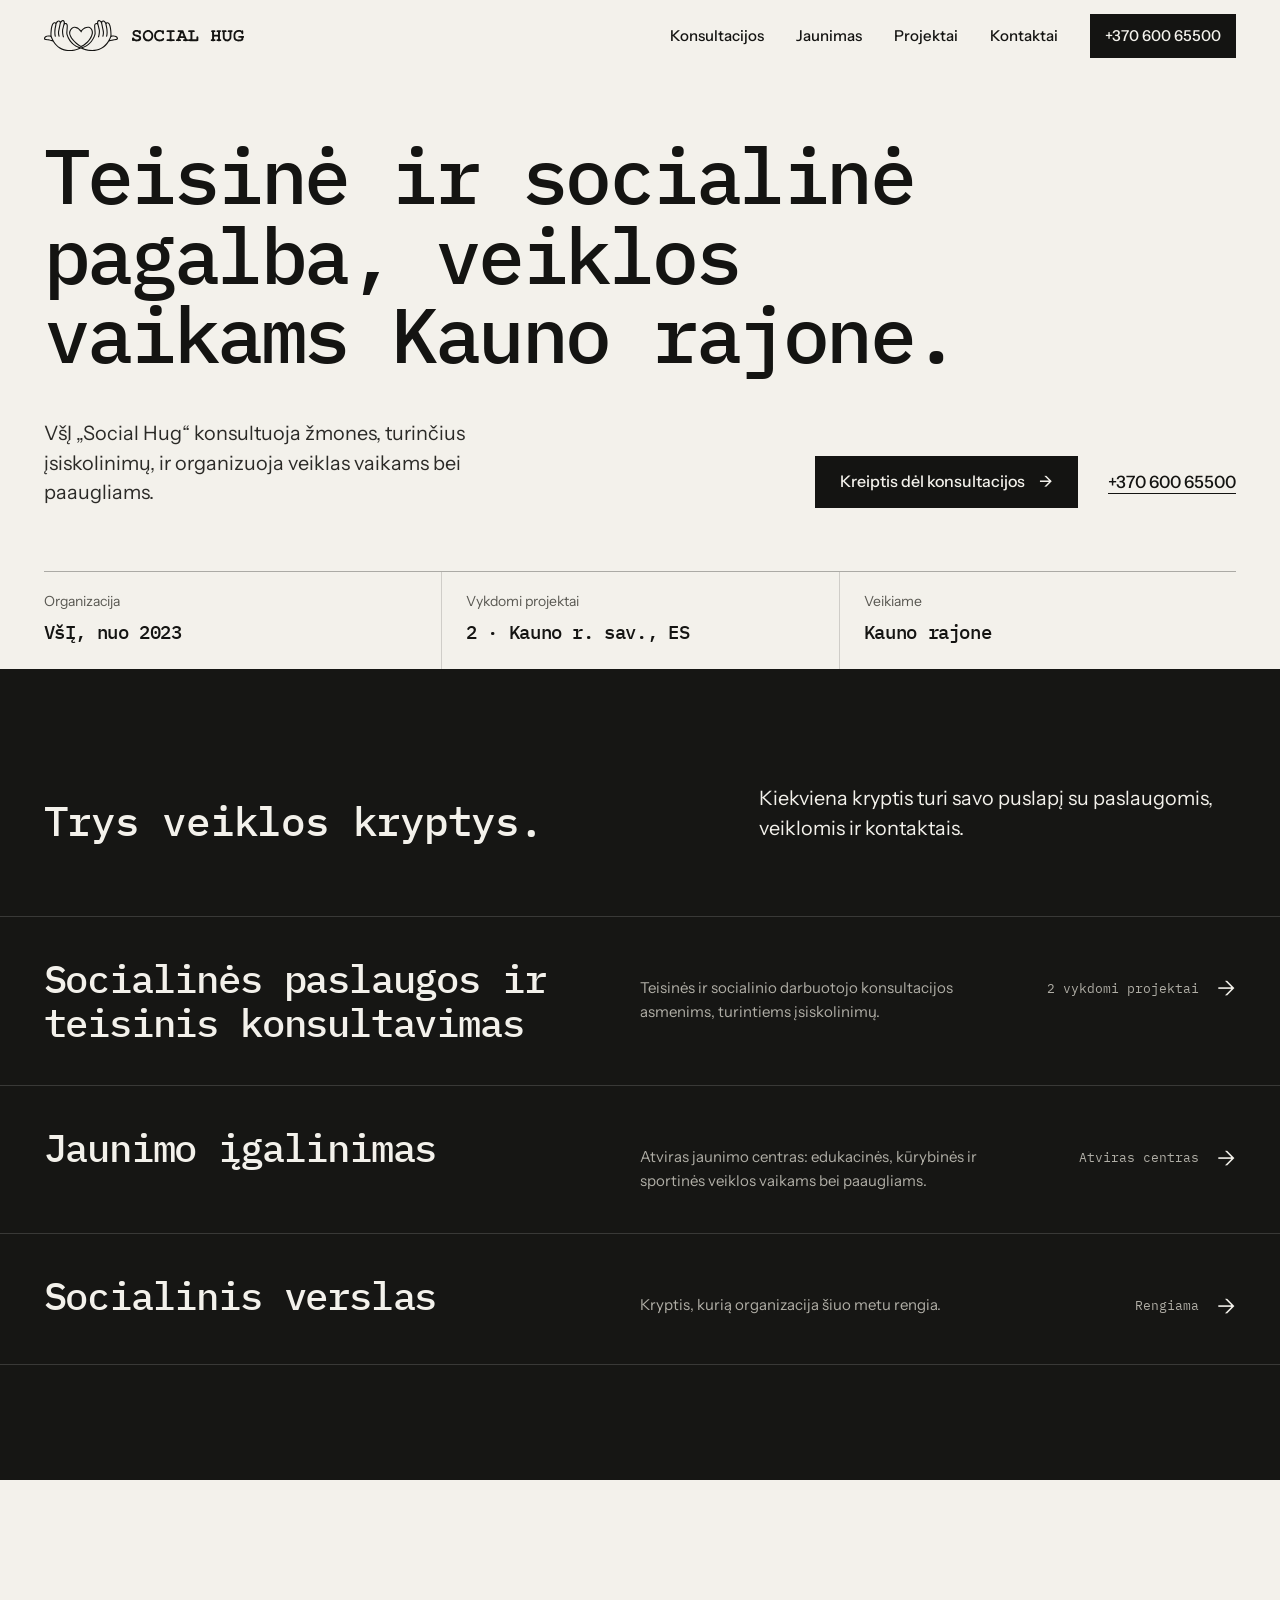
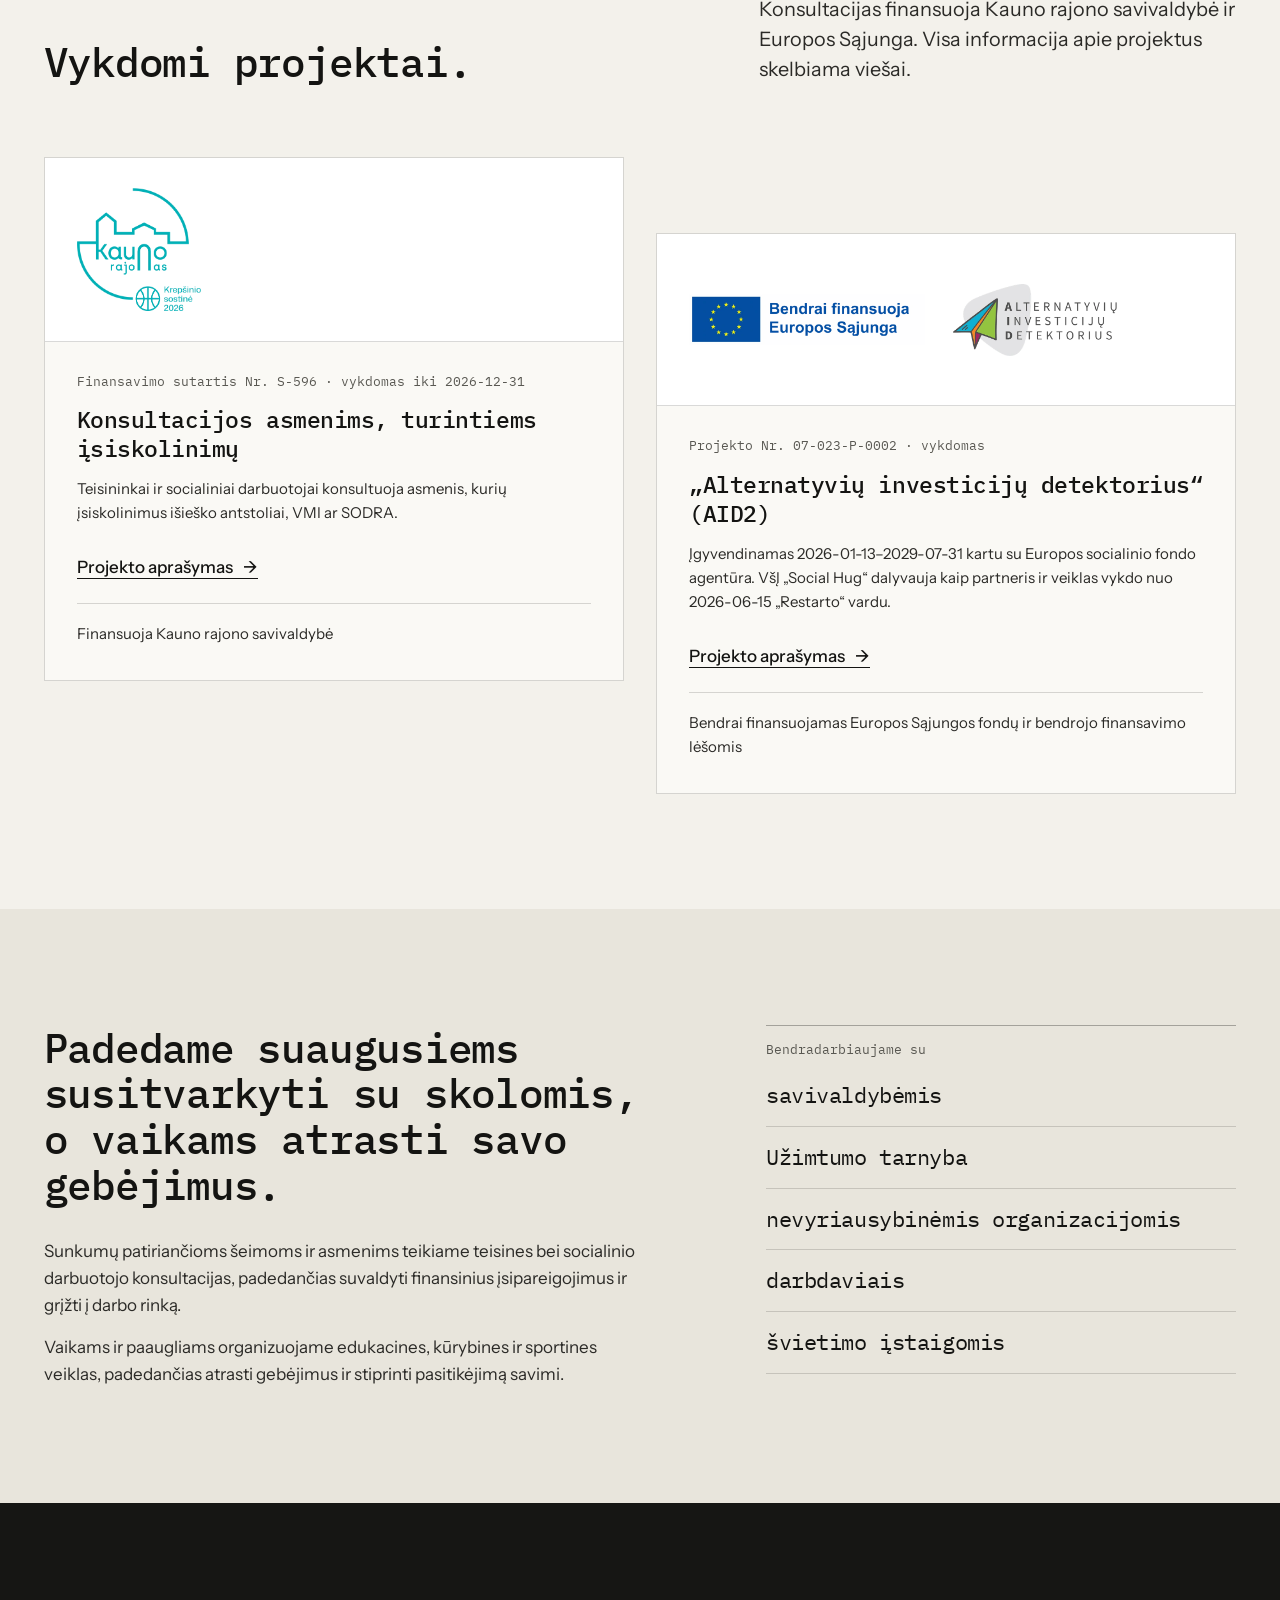
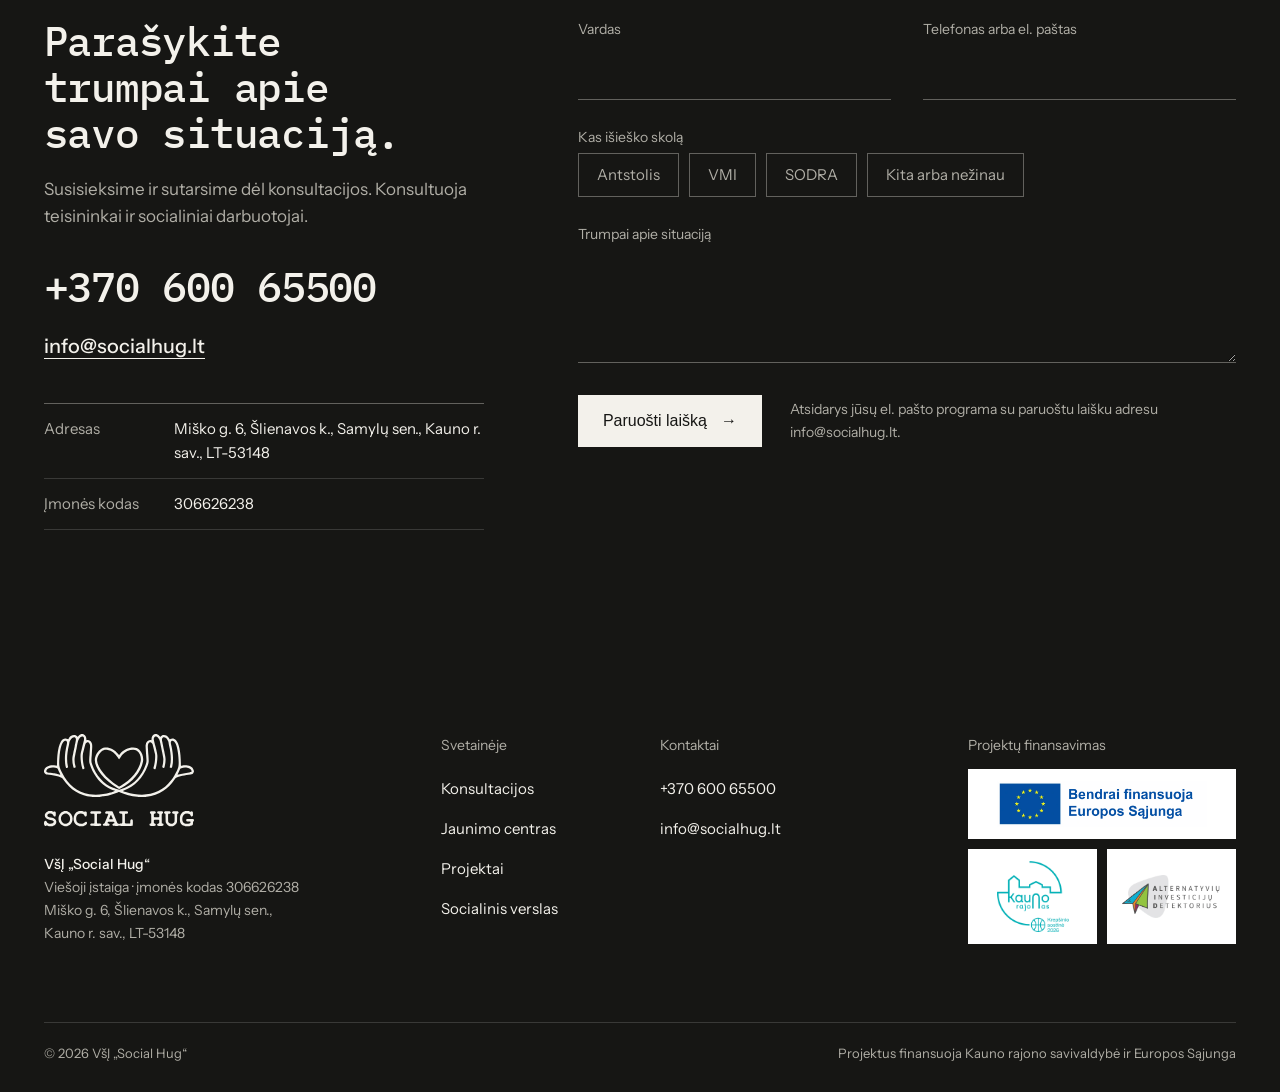
<file: index.html>
<!DOCTYPE html>
<html lang="lt">
<head>
<meta charset="UTF-8">
<meta name="viewport" content="width=device-width, initial-scale=1, viewport-fit=cover">
<title>Socialinės paslaugos ir teisinė pagalba Kauno r. | Social Hug</title>
<meta name="description" content="Teisinės ir socialinio darbuotojo konsultacijos turintiems įsiskolinimų. Atviras jaunimo centras vaikams ir paaugliams. VšĮ „Social Hug“, Kauno rajonas.">
<meta name="robots" content="index, follow, max-image-preview:large">
<meta name="theme-color" content="#F3F1EB">
<link rel="canonical" href="https://socialhug.lt/">
<meta property="og:type" content="website">
<meta property="og:locale" content="lt_LT">
<meta property="og:site_name" content="VšĮ „Social Hug“">
<meta property="og:title" content="Socialinės paslaugos ir teisinė pagalba Kauno r. | Social Hug">
<meta property="og:description" content="Teisinės ir socialinio darbuotojo konsultacijos turintiems įsiskolinimų. Atviras jaunimo centras vaikams ir paaugliams. VšĮ „Social Hug“, Kauno rajonas.">
<meta property="og:url" content="https://socialhug.lt/">
<meta property="og:image" content="https://socialhug.lt/og.jpg">
<meta property="og:image:width" content="1200">
<meta property="og:image:height" content="630">
<meta name="twitter:card" content="summary_large_image">
<script type="application/ld+json">{"@context": "https://schema.org", "@type": "NGO", "name": "VšĮ Social Hug", "alternateName": "Social Hug", "url": "https://socialhug.lt/", "logo": "https://socialhug.lt/assets/logo.png", "image": "https://socialhug.lt/og.jpg", "email": "info@socialhug.lt", "telephone": "+37060065500", "taxID": "306626238", "foundingDate": "2023-11-10", "address": {"@type": "PostalAddress", "streetAddress": "Miško g. 6, Šlienavos k.", "addressLocality": "Samylų sen., Kauno r. sav.", "postalCode": "LT-53148", "addressRegion": "Kauno apskritis", "addressCountry": "LT"}, "areaServed": {"@type": "AdministrativeArea", "name": "Kauno rajono savivaldybė"}, "knowsLanguage": "lt"}</script>
<script>document.documentElement.classList.add('js')</script>
<link rel="icon" href="favicon.ico" sizes="48x48">
<link rel="icon" type="image/png" sizes="32x32" href="favicon.png">
<link rel="apple-touch-icon" href="apple-touch-icon.png">
<link rel="manifest" href="site.webmanifest">
<link rel="preconnect" href="https://fonts.googleapis.com">
<link rel="preconnect" href="https://fonts.gstatic.com" crossorigin>
<link href="https://fonts.googleapis.com/css2?family=IBM+Plex+Mono:wght@400;500&family=Instrument+Sans:wght@400;500;600&display=swap" rel="stylesheet">
<link rel="stylesheet" href="css/site.css">
</head>
<body>
<a class="skip" href="#turinys">Pereiti prie turinio</a>
<header class="nav" data-nav>
  <div class="wrap nav-in">
    <a class="brand" href="index.html" aria-label="VšĮ „Social Hug“, pradžia"><svg class="b-mark" viewBox="0 0 1876 788" aria-hidden="true" focusable="false"><g transform="translate(0,788) scale(1,-1)"><path d="M468 787 c-1 -1 -4 -2 -6 -3 -12 -3 -26 -13 -37 -27 -4 -4 -6 -4 -11 2 -18 22 -52 23 -80 3 -11 -8 -15 -13 -28 -35 -4 -6 -6 -6 -13 -3 -27 16 -63 3 -83 -32 -20 -32 -36 -97 -42 -164 -1 -7 -1 -17 -2 -23 -2 -19 -3 -57 -3 -85 -1 -15 -1 -28 -1 -28 0 -2 -5 -1 -18 1 -63 13 -123 -9 -139 -49 -1 -4 -3 -8 -4 -8 -1 -2 -1 -27 0 -27 1 0 2 -3 4 -6 7 -14 19 -21 36 -23 69 -7 135 -21 177 -38 10 -4 12 -6 23 -22 85 -127 207 -203 350 -217 3 0 8 -1 10 -2 5 -2 92 -2 97 0 2 1 7 2 12 2 10 1 42 6 52 8 23 4 31 5 46 9 40 10 79 23 113 37 16 7 17 7 26 3 59 -27 150 -51 218 -57 4 0 9 -1 11 -2 5 -2 93 -2 98 0 2 1 6 2 10 2 75 8 148 34 209 74 54 35 98 80 140 142 12 18 12 18 20 22 33 15 114 32 181 39 19 2 32 11 38 29 1 3 2 6 3 6 1 2 1 11 0 13 -1 2 -2 5 -3 8 -5 20 -21 38 -42 48 -27 12 -68 16 -98 10 -22 -5 -20 -7 -20 25 0 140 -24 253 -60 291 -22 21 -48 27 -71 14 -7 -4 -8 -3 -15 9 -17 29 -39 43 -67 43 -17 0 -25 -4 -36 -15 -8 -9 -9 -9 -16 -1 -8 11 -20 19 -33 24 -5 1 -9 3 -9 3 -1 1 -5 1 -9 1 -7 0 -9 0 -23 -7 -16 -8 -28 -32 -28 -57 0 -13 0 -14 -11 -12 -32 4 -59 -23 -63 -65 -1 -10 0 -24 3 -76 2 -20 4 -56 7 -99 2 -27 0 -39 -10 -68 -49 -136 -143 -241 -258 -287 -14 -6 -68 -24 -74 -25 -4 0 -52 15 -75 24 -116 45 -215 156 -261 291 -11 32 -11 39 -9 80 1 11 3 34 4 52 1 17 3 44 4 60 3 46 2 59 -7 79 -12 25 -31 37 -54 34 -11 -2 -12 -1 -11 8 2 25 -12 53 -32 62 -4 2 -8 4 -9 5 -4 1 -18 2 -21 0z m16 -30 c17 -5 21 -27 12 -61 -13 -53 -35 -143 -37 -153 -7 -42 1 -125 18 -180 5 -18 6 -19 20 -13 11 5 12 6 8 17 -16 46 -25 133 -18 172 4 20 30 123 33 128 4 8 20 17 28 17 15 0 28 -23 28 -47 0 -5 -1 -22 -2 -37 -1 -16 -3 -42 -4 -59 -1 -18 -3 -41 -4 -52 -2 -39 -1 -54 5 -73 36 -119 110 -223 202 -284 31 -21 81 -45 107 -52 13 -3 5 -8 -34 -20 -7 -2 -16 -5 -18 -5 -79 -25 -183 -32 -260 -20 -151 24 -267 116 -345 274 -33 67 -37 87 -30 175 8 121 29 194 59 213 12 7 24 8 30 0 7 -9 8 -20 2 -43 -3 -14 -9 -39 -13 -65 -1 -5 -2 -13 -3 -17 -1 -5 -1 -12 -2 -15 -9 -53 -5 -152 8 -187 3 -8 5 -8 17 -4 12 4 12 4 8 19 -17 69 -12 165 14 270 2 8 3 15 4 23 1 18 20 51 35 61 21 14 38 11 45 -8 4 -10 3 -18 -5 -57 -4 -19 -8 -36 -8 -38 0 -3 -2 -10 -3 -17 -3 -12 -5 -22 -15 -70 -8 -39 -9 -45 -11 -58 -3 -36 0 -74 11 -110 5 -20 6 -20 18 -16 13 4 14 6 11 15 -14 48 -17 89 -7 134 2 10 4 20 4 22 1 2 4 18 8 36 3 17 7 34 8 38 0 5 1 10 2 12 1 2 2 7 2 12 12 61 17 79 26 92 20 28 30 35 46 31z m921 -1 c16 -4 40 -34 43 -55 1 -5 3 -16 5 -23 2 -8 4 -19 5 -24 1 -5 3 -14 4 -19 5 -24 13 -64 14 -68 1 -2 2 -11 4 -19 9 -44 11 -55 12 -69 2 -30 -3 -67 -12 -97 -3 -11 -3 -12 9 -17 15 -5 15 -4 22 23 11 45 13 87 5 125 -2 9 -4 17 -4 20 -1 4 -4 20 -10 48 -2 11 -6 27 -8 36 -1 9 -4 23 -6 31 -2 8 -3 17 -4 19 0 2 -2 12 -4 22 -5 20 -6 29 -4 36 5 26 30 31 53 9 6 -5 9 -10 19 -27 9 -17 9 -17 10 -30 1 -9 2 -17 5 -29 25 -100 30 -197 13 -261 -5 -18 -5 -17 9 -22 12 -4 14 -3 19 16 16 64 13 156 -9 255 -10 44 -10 42 -8 50 8 30 42 19 60 -20 29 -63 48 -236 31 -296 -12 -41 -53 -116 -91 -165 -127 -167 -328 -217 -564 -143 -38 12 -41 14 -24 20 132 43 241 156 296 305 17 47 17 48 11 135 -5 69 -6 88 -7 102 -3 41 15 69 38 57 9 -4 18 -13 20 -19 4 -12 30 -118 32 -128 5 -41 -3 -119 -19 -165 -4 -13 -4 -14 8 -19 12 -5 14 -4 19 8 15 44 25 128 20 170 -2 20 -3 24 -24 110 -22 86 -22 87 -18 100 6 17 15 23 30 18z m-1281 -388 c23 -2 49 -11 49 -17 0 -2 15 -36 23 -52 10 -21 10 -23 -5 -18 -15 4 -50 13 -61 15 -3 0 -9 1 -14 2 -16 3 -55 8 -70 10 -29 2 -19 39 15 52 19 7 41 10 63 8z m1668 -2 c32 -6 49 -19 53 -39 1 -7 0 -12 -4 -15 -3 -3 -3 -3 -26 -6 -49 -6 -95 -15 -130 -25 -16 -4 -17 -4 -6 19 5 10 12 25 15 33 10 23 10 23 24 28 22 8 50 10 74 5z M762 619 c-53 -6 -102 -55 -122 -122 -31 -103 91 -273 281 -389 20 -12 17 -12 41 1 144 75 253 206 276 332 10 53 -7 109 -43 147 -24 23 -44 31 -80 31 -63 0 -126 -31 -165 -82 -11 -14 -11 -14 -22 0 -43 57 -108 88 -166 82z m36 -31 c49 -8 85 -36 125 -94 7 -11 14 -21 15 -21 3 -2 5 0 18 20 13 21 14 23 24 35 46 54 138 80 181 50 38 -26 58 -81 48 -132 -21 -113 -120 -234 -249 -305 -21 -12 -18 -12 -41 3 -140 90 -249 222 -255 310 -4 46 39 116 81 131 15 6 34 7 53 3z"/></g></svg><svg class="b-word" viewBox="0 0 1728 176" aria-hidden="true" focusable="false"><g transform="translate(0,176) scale(1,-1)"><path d="M50 175 c-1 -1 -4 -3 -8 -4 -34 -14 -44 -51 -21 -76 10 -11 21 -15 51 -22 28 -5 33 -8 38 -15 11 -18 -24 -37 -52 -28 -16 5 -21 9 -27 21 -8 16 -19 17 -28 3 -5 -9 -5 -31 0 -40 6 -10 13 -12 21 -7 3 2 5 3 6 3 2 0 23 -8 24 -9 2 -2 41 -1 44 0 1 1 5 3 9 4 24 10 37 29 34 51 -4 26 -20 38 -63 46 -32 6 -41 12 -40 25 3 28 59 28 68 0 6 -18 22 -20 28 -5 2 7 2 33 0 40 -4 10 -10 12 -19 7 -7 -3 -7 -3 -15 1 -5 2 -9 4 -10 5 -2 2 -38 2 -40 0z M227 174 c-2 -1 -8 -4 -13 -6 -11 -6 -21 -13 -28 -23 -26 -31 -26 -83 0 -114 10 -13 16 -17 42 -29 5 -3 36 -3 39 -1 1 1 5 3 9 4 72 28 70 140 -3 166 -3 2 -7 3 -7 4 0 2 -35 1 -39 -1z m39 -30 c47 -23 45 -93 -2 -113 -39 -16 -80 31 -67 76 10 32 43 49 69 37z M401 175 c-1 -1 -3 -2 -5 -3 -40 -12 -61 -54 -54 -105 4 -29 24 -52 52 -62 6 -1 11 -3 11 -4 2 -2 44 -1 47 0 1 1 6 3 11 4 28 10 42 31 28 43 -7 6 -12 5 -22 -5 -13 -11 -22 -15 -40 -15 -35 0 -56 17 -58 47 -3 31 4 52 22 64 24 16 65 9 71 -13 4 -17 24 -19 28 -3 1 6 1 32 0 38 -3 10 -11 13 -22 8 -6 -3 -6 -3 -16 1 -6 2 -11 4 -12 5 -2 2 -38 2 -41 0z M1625 174 c-1 -1 -3 -2 -4 -2 -5 0 -23 -11 -32 -19 -17 -18 -23 -34 -23 -68 0 -47 13 -67 50 -79 6 -3 11 -5 12 -5 1 -2 47 -1 50 0 1 1 5 3 10 5 27 8 29 10 29 30 0 17 0 18 7 22 4 2 4 2 4 12 0 15 2 14 -43 14 -43 0 -46 -1 -46 -14 0 -12 5 -14 28 -14 20 0 21 0 21 -10 0 -3 -1 -7 -1 -8 -4 -8 -35 -13 -56 -8 -23 5 -33 16 -36 39 -6 49 14 79 54 79 21 0 36 -8 39 -21 5 -17 19 -20 27 -7 3 5 2 39 0 44 -5 8 -12 10 -19 5 -3 -2 -5 -3 -6 -3 -2 0 -20 8 -21 9 -3 2 -41 1 -44 -1z M540 170 c-11 -6 -10 -19 0 -25 2 -1 7 -1 20 -1 24 0 21 7 21 -56 0 -63 3 -56 -21 -56 -18 0 -20 0 -25 -5 -6 -6 -3 -17 5 -22 5 -2 107 -2 112 1 10 5 10 19 0 24 -3 2 -6 2 -21 2 -24 0 -21 -7 -21 56 0 63 -3 56 21 56 15 0 18 0 21 2 10 5 10 19 0 24 -6 3 -108 3 -112 0z M713 171 c-12 -5 -12 -20 -1 -26 2 -1 6 -1 14 -1 16 0 16 -1 10 -18 -42 -103 -37 -93 -43 -94 -16 -2 -21 -19 -7 -27 4 -2 57 -2 61 0 15 7 10 27 -7 27 -9 0 -10 4 -5 15 3 5 4 5 36 5 36 0 35 0 39 -8 4 -9 2 -12 -6 -12 -17 0 -22 -20 -7 -27 6 -2 57 -2 62 1 3 2 6 3 7 3 0 0 3 -1 6 -3 6 -3 145 -4 149 0 3 2 4 54 2 63 -3 12 -20 15 -26 4 -2 -3 -3 -5 -3 -21 0 -16 0 -17 -2 -19 -4 -2 -55 -2 -58 1 -2 1 -2 1 -2 54 0 62 -2 56 15 56 16 0 21 4 21 14 0 13 -2 14 -51 14 -44 0 -45 0 -49 -6 -7 -13 1 -22 19 -22 17 0 15 6 15 -56 0 -62 2 -56 -15 -56 -9 0 -11 0 -15 -3 -6 -3 -7 -3 -13 0 -2 2 -6 3 -7 3 -6 0 -7 3 -22 39 -7 18 -17 43 -22 56 -5 12 -11 26 -13 32 -3 8 -5 10 -7 12 -4 2 -71 2 -75 0z m61 -43 c1 0 14 -31 18 -40 2 -7 0 -8 -20 -8 -24 0 -24 -1 -14 23 11 25 12 27 16 25z M1227 170 c-10 -6 -9 -19 2 -25 7 -4 7 -1 7 -57 0 -58 0 -56 -7 -56 -15 0 -19 -20 -6 -26 6 -3 53 -3 58 0 12 7 8 24 -6 26 -9 1 -9 1 -9 22 0 24 -3 22 31 22 34 0 31 2 31 -22 0 -21 0 -21 -9 -22 -16 -2 -21 -18 -8 -26 5 -3 53 -3 59 0 13 6 9 26 -6 26 -7 0 -7 -2 -7 56 0 55 0 54 5 56 10 3 14 16 7 24 -4 4 -4 4 -29 4 -32 0 -36 -2 -36 -14 0 -9 5 -13 15 -14 9 -1 9 -1 9 -20 0 -22 3 -20 -31 -20 -34 0 -31 -2 -31 20 0 19 0 19 9 20 14 2 18 19 6 26 -6 3 -48 3 -54 0z M1391 170 c-12 -5 -9 -22 4 -26 6 -2 6 -1 6 -49 1 -42 1 -45 3 -51 5 -16 24 -34 39 -40 3 -1 6 -2 7 -3 2 -1 36 -2 36 0 0 0 5 3 11 6 17 8 28 20 34 36 2 8 2 8 3 53 1 48 0 46 6 48 14 4 16 21 3 27 -5 2 -54 2 -59 -1 -15 -8 -8 -26 10 -26 12 0 11 3 11 -46 0 -47 0 -46 -6 -55 -14 -18 -43 -20 -59 -3 -10 9 -9 7 -10 57 0 51 -1 47 11 47 19 0 26 18 11 26 -5 3 -56 3 -61 0z"/></g></svg></a>
    <nav class="nav-links" aria-label="Pagrindinė navigacija"><a href="konsultacijos.html">Konsultacijos</a><a href="jaunimas.html">Jaunimas</a><a href="projektai.html">Projektai</a><a href="#kontaktai">Kontaktai</a><a class="btn nav-tel" href="tel:+37060065500">+370 600 65500</a></nav>
    <button class="nav-menu" type="button" aria-expanded="false" aria-controls="sheet"><span class="bars" aria-hidden="true"></span>Meniu</button>
    <div class="nav-sheet" id="sheet"><a href="konsultacijos.html">Konsultacijos</a><a href="jaunimas.html">Jaunimas</a><a href="projektai.html">Projektai</a><a href="#kontaktai">Kontaktai</a><a class="btn" href="tel:+37060065500">Skambinti +370 600 65500</a></div>
  </div>
</header>
<main id="turinys">
  <section class="hero hero-home" data-hero>
    <div class="wrap">
      <h1 class="t-poster rv" style="--d:0ms" data-signature>Teisinė ir socialinė pagalba<span class="m-hide">, veiklos vaikams</span> Kauno rajone.</h1>
      <div class="hero-row">
        <p class="lead rv" style="--d:140ms">VšĮ „Social Hug“ konsultuoja žmones, turinčius įsiskolinimų, ir organizuoja veiklas vaikams bei paaugliams.</p>
        <div class="acts rv" style="--d:280ms">
          <a class="btn" href="konsultacijos.html#kreiptis">Kreiptis dėl konsultacijos <span class="arr" aria-hidden="true">→</span></a>
          <a class="lnk" href="tel:+37060065500">+370 600 65500</a>
        </div>
      </div>
      <dl class="facts rv m-hide" style="--d:420ms">
        <div><dt>Organizacija</dt><dd>VšĮ, nuo 2023</dd></div>
        <div><dt>Vykdomi projektai</dt><dd>2 · Kauno r. sav., ES</dd></div>
        <div><dt>Veikiame</dt><dd>Kauno rajone</dd></div>
      </dl>
    </div>
  </section>

  <section class="sec dark" aria-labelledby="kryptys-h">
    <div class="wrap head">
      <h2 class="t-h2 rv" id="kryptys-h">Trys veiklos kryptys.</h2>
      <p class="lead rv muted m-hide" style="--d:120ms">Kiekviena kryptis turi savo puslapį su paslaugomis, veiklomis ir kontaktais.</p>
    </div>
    <div class="doors" data-stagger="90"><a class="door" href="konsultacijos.html"><span class="wrap door-in"><span class="door-t">Socialinės paslaugos ir teisinis konsultavimas</span><span class="door-d">Teisinės ir socialinio darbuotojo konsultacijos asmenims, turintiems įsiskolinimų.</span><span class="door-s">2 vykdomi projektai<span class="arr" aria-hidden="true">→</span></span></span></a><a class="door" href="jaunimas.html"><span class="wrap door-in"><span class="door-t">Jaunimo įgalinimas</span><span class="door-d">Atviras jaunimo centras: edukacinės, kūrybinės ir sportinės veiklos vaikams bei paaugliams.</span><span class="door-s">Atviras centras<span class="arr" aria-hidden="true">→</span></span></span></a><a class="door" href="socialinis-verslas.html"><span class="wrap door-in"><span class="door-t">Socialinis verslas</span><span class="door-d">Kryptis, kurią organizacija šiuo metu rengia.</span><span class="door-s">Rengiama<span class="arr" aria-hidden="true">→</span></span></span></a></div>
  </section>

  <section class="sec" id="projektai" aria-labelledby="projektai-h" data-client-only>
    <div class="wrap">
      <div class="head">
        <h2 class="t-h2 rv" id="projektai-h">Vykdomi projektai.</h2>
        <p class="lead rv" style="--d:120ms">Konsultacijas finansuoja Kauno rajono savivaldybė ir Europos Sąjunga. Visa informacija apie projektus skelbiama viešai.</p>
      </div>
      <div class="sheets">
        <article class="sheet rv" style="--d:0ms">
          <div class="sheet-logos"><img class="lg-kr" src="assets/kauno-r-logo.webp" alt="Kauno rajono savivaldybės ženklas" width="387" height="384" ></div>
          <div class="sheet-body">
            <h3 class="t-h3">Konsultacijos asmenims, turintiems įsiskolinimų</h3>
            <p class="cap">Finansavimo sutartis Nr. S-596 · vykdomas iki 2026-12-31</p>
            <p class="m-hide">Teisininkai ir socialiniai darbuotojai konsultuoja asmenis, kurių įsiskolinimus išieško antstoliai, VMI ar SODRA.</p>
            <a class="lnk" href="projektai.html#kauno-r">Projekto aprašymas <span class="arr" aria-hidden="true">→</span></a>
            <p class="sheet-funder m-hide">Finansuoja Kauno rajono savivaldybė</p>
          </div>
        </article>
        <article class="sheet rv" style="--d:140ms">
          <div class="sheet-logos"><img class="lg-eu" src="assets/eu-badge.webp" alt="Bendrai finansuoja Europos Sąjunga" width="800" height="174" loading="lazy"><img class="lg-aid" src="assets/aid-logo.webp" alt="Projekto „Alternatyvių investicijų detektorius“ ženklas" width="600" height="257" loading="lazy"></div>
          <div class="sheet-body">
            <h3 class="t-h3">„Alternatyvių investicijų detektorius“ (AID2)</h3>
            <p class="cap">Projekto Nr. 07-023-P-0002 · vykdomas</p>
            <p class="m-hide">Įgyvendinamas 2026-01-13–2029-07-31 kartu su Europos socialinio fondo agentūra. VšĮ „Social Hug“ dalyvauja kaip partneris ir veiklas vykdo nuo 2026-06-15 „Restarto“ vardu.</p>
            <a class="lnk" href="projektai.html#aid2">Projekto aprašymas <span class="arr" aria-hidden="true">→</span></a>
            <p class="sheet-funder m-hide">Bendrai finansuojamas Europos Sąjungos fondų ir bendrojo finansavimo lėšomis</p>
          </div>
        </article>
      </div>
    </div>
  </section>

  <section class="sec sec-tone" aria-labelledby="apie-h">
    <div class="wrap about">
      <div>
        <h2 class="t-h2 rv" id="apie-h">Padedame suaugusiems susitvarkyti su skolomis, o vaikams atrasti savo gebėjimus.</h2>
        <div class="about-text rv" style="--d:120ms">
          <p>Sunkumų patiriančioms šeimoms ir asmenims teikiame teisines bei socialinio darbuotojo konsultacijas, padedančias suvaldyti finansinius įsipareigojimus ir grįžti į darbo rinką.</p>
          <p class="m-hide">Vaikams ir paaugliams organizuojame edukacines, kūrybines ir sportines veiklas, padedančias atrasti gebėjimus ir stiprinti pasitikėjimą savimi.</p>
        </div>
      </div>
      <div class="ledger rv" style="--d:200ms">
        <span class="cap">Bendradarbiaujame su</span>
        <ul data-stagger="70"><li>savivaldybėmis</li><li>Užimtumo tarnyba</li><li>nevyriausybinėmis organizacijomis</li><li>darbdaviais</li><li>švietimo įstaigomis</li></ul>
      </div>
    </div>
  </section>

  <section class="sec dark" id="kontaktai" aria-labelledby="kreiptis-h">
    <div class="wrap req">
      <div class="req-side rv">
        <h2 class="t-h2" id="kreiptis-h">Parašykite trumpai apie savo situaciją.</h2>
        <p class="muted">Susisieksime ir sutarsime dėl konsultacijos. Konsultuoja teisininkai ir socialiniai darbuotojai.</p>
        <a class="tel-big" href="tel:+37060065500">+370 600 65500</a><br>
        <a class="lnk mail" href="mailto:info@socialhug.lt">info@socialhug.lt</a>
        <dl class="reg">
          <div><dt>Adresas</dt><dd>Miško g. 6, Šlienavos k., Samylų sen., Kauno r. sav., LT-53148</dd></div>
          <div><dt>Įmonės kodas</dt><dd>306626238</dd></div>
        </dl>
      </div>
      <form class="form rv" id="kreiptis" style="--d:120ms" data-mailto="info@socialhug.lt" novalidate>
        <div class="fld"><label for="f-name">Vardas</label><input id="f-name" name="vardas" autocomplete="given-name" required></div>
        <div class="fld"><label for="f-contact">Telefonas arba el. paštas</label><input id="f-contact" name="kontaktas" autocomplete="tel" inputmode="email" required></div>
        <fieldset class="fld fld-wide"><legend>Kas išieško skolą</legend><div class="chips"><label class="chip"><input type="radio" name="kas" value="Antstolis"><span>Antstolis</span></label><label class="chip"><input type="radio" name="kas" value="VMI"><span>VMI</span></label><label class="chip"><input type="radio" name="kas" value="SODRA"><span>SODRA</span></label><label class="chip"><input type="radio" name="kas" value="Kita arba nežinau"><span>Kita arba nežinau</span></label></div></fieldset>
        <div class="fld fld-wide"><label for="f-msg">Trumpai apie situaciją</label><textarea id="f-msg" name="zinute" rows="3"></textarea></div>
        <div class="form-foot">
          <button class="btn" type="submit">Paruošti laišką <span class="arr" aria-hidden="true">→</span></button>
          <p class="muted">Atsidarys jūsų el. pašto programa su paruoštu laišku adresu info@socialhug.lt.</p>
        </div>
        <p class="form-msg" role="status" aria-live="polite"></p>
      </form>
    </div>
  </section>
</main>
<footer class="foot">
  <div class="wrap">
    <div class="foot-grid">
      <div class="foot-brand">
        <svg class="b-mark" viewBox="0 0 1876 788" role="img" aria-label="Social Hug"><g transform="translate(0,788) scale(1,-1)"><path d="M468 787 c-1 -1 -4 -2 -6 -3 -12 -3 -26 -13 -37 -27 -4 -4 -6 -4 -11 2 -18 22 -52 23 -80 3 -11 -8 -15 -13 -28 -35 -4 -6 -6 -6 -13 -3 -27 16 -63 3 -83 -32 -20 -32 -36 -97 -42 -164 -1 -7 -1 -17 -2 -23 -2 -19 -3 -57 -3 -85 -1 -15 -1 -28 -1 -28 0 -2 -5 -1 -18 1 -63 13 -123 -9 -139 -49 -1 -4 -3 -8 -4 -8 -1 -2 -1 -27 0 -27 1 0 2 -3 4 -6 7 -14 19 -21 36 -23 69 -7 135 -21 177 -38 10 -4 12 -6 23 -22 85 -127 207 -203 350 -217 3 0 8 -1 10 -2 5 -2 92 -2 97 0 2 1 7 2 12 2 10 1 42 6 52 8 23 4 31 5 46 9 40 10 79 23 113 37 16 7 17 7 26 3 59 -27 150 -51 218 -57 4 0 9 -1 11 -2 5 -2 93 -2 98 0 2 1 6 2 10 2 75 8 148 34 209 74 54 35 98 80 140 142 12 18 12 18 20 22 33 15 114 32 181 39 19 2 32 11 38 29 1 3 2 6 3 6 1 2 1 11 0 13 -1 2 -2 5 -3 8 -5 20 -21 38 -42 48 -27 12 -68 16 -98 10 -22 -5 -20 -7 -20 25 0 140 -24 253 -60 291 -22 21 -48 27 -71 14 -7 -4 -8 -3 -15 9 -17 29 -39 43 -67 43 -17 0 -25 -4 -36 -15 -8 -9 -9 -9 -16 -1 -8 11 -20 19 -33 24 -5 1 -9 3 -9 3 -1 1 -5 1 -9 1 -7 0 -9 0 -23 -7 -16 -8 -28 -32 -28 -57 0 -13 0 -14 -11 -12 -32 4 -59 -23 -63 -65 -1 -10 0 -24 3 -76 2 -20 4 -56 7 -99 2 -27 0 -39 -10 -68 -49 -136 -143 -241 -258 -287 -14 -6 -68 -24 -74 -25 -4 0 -52 15 -75 24 -116 45 -215 156 -261 291 -11 32 -11 39 -9 80 1 11 3 34 4 52 1 17 3 44 4 60 3 46 2 59 -7 79 -12 25 -31 37 -54 34 -11 -2 -12 -1 -11 8 2 25 -12 53 -32 62 -4 2 -8 4 -9 5 -4 1 -18 2 -21 0z m16 -30 c17 -5 21 -27 12 -61 -13 -53 -35 -143 -37 -153 -7 -42 1 -125 18 -180 5 -18 6 -19 20 -13 11 5 12 6 8 17 -16 46 -25 133 -18 172 4 20 30 123 33 128 4 8 20 17 28 17 15 0 28 -23 28 -47 0 -5 -1 -22 -2 -37 -1 -16 -3 -42 -4 -59 -1 -18 -3 -41 -4 -52 -2 -39 -1 -54 5 -73 36 -119 110 -223 202 -284 31 -21 81 -45 107 -52 13 -3 5 -8 -34 -20 -7 -2 -16 -5 -18 -5 -79 -25 -183 -32 -260 -20 -151 24 -267 116 -345 274 -33 67 -37 87 -30 175 8 121 29 194 59 213 12 7 24 8 30 0 7 -9 8 -20 2 -43 -3 -14 -9 -39 -13 -65 -1 -5 -2 -13 -3 -17 -1 -5 -1 -12 -2 -15 -9 -53 -5 -152 8 -187 3 -8 5 -8 17 -4 12 4 12 4 8 19 -17 69 -12 165 14 270 2 8 3 15 4 23 1 18 20 51 35 61 21 14 38 11 45 -8 4 -10 3 -18 -5 -57 -4 -19 -8 -36 -8 -38 0 -3 -2 -10 -3 -17 -3 -12 -5 -22 -15 -70 -8 -39 -9 -45 -11 -58 -3 -36 0 -74 11 -110 5 -20 6 -20 18 -16 13 4 14 6 11 15 -14 48 -17 89 -7 134 2 10 4 20 4 22 1 2 4 18 8 36 3 17 7 34 8 38 0 5 1 10 2 12 1 2 2 7 2 12 12 61 17 79 26 92 20 28 30 35 46 31z m921 -1 c16 -4 40 -34 43 -55 1 -5 3 -16 5 -23 2 -8 4 -19 5 -24 1 -5 3 -14 4 -19 5 -24 13 -64 14 -68 1 -2 2 -11 4 -19 9 -44 11 -55 12 -69 2 -30 -3 -67 -12 -97 -3 -11 -3 -12 9 -17 15 -5 15 -4 22 23 11 45 13 87 5 125 -2 9 -4 17 -4 20 -1 4 -4 20 -10 48 -2 11 -6 27 -8 36 -1 9 -4 23 -6 31 -2 8 -3 17 -4 19 0 2 -2 12 -4 22 -5 20 -6 29 -4 36 5 26 30 31 53 9 6 -5 9 -10 19 -27 9 -17 9 -17 10 -30 1 -9 2 -17 5 -29 25 -100 30 -197 13 -261 -5 -18 -5 -17 9 -22 12 -4 14 -3 19 16 16 64 13 156 -9 255 -10 44 -10 42 -8 50 8 30 42 19 60 -20 29 -63 48 -236 31 -296 -12 -41 -53 -116 -91 -165 -127 -167 -328 -217 -564 -143 -38 12 -41 14 -24 20 132 43 241 156 296 305 17 47 17 48 11 135 -5 69 -6 88 -7 102 -3 41 15 69 38 57 9 -4 18 -13 20 -19 4 -12 30 -118 32 -128 5 -41 -3 -119 -19 -165 -4 -13 -4 -14 8 -19 12 -5 14 -4 19 8 15 44 25 128 20 170 -2 20 -3 24 -24 110 -22 86 -22 87 -18 100 6 17 15 23 30 18z m-1281 -388 c23 -2 49 -11 49 -17 0 -2 15 -36 23 -52 10 -21 10 -23 -5 -18 -15 4 -50 13 -61 15 -3 0 -9 1 -14 2 -16 3 -55 8 -70 10 -29 2 -19 39 15 52 19 7 41 10 63 8z m1668 -2 c32 -6 49 -19 53 -39 1 -7 0 -12 -4 -15 -3 -3 -3 -3 -26 -6 -49 -6 -95 -15 -130 -25 -16 -4 -17 -4 -6 19 5 10 12 25 15 33 10 23 10 23 24 28 22 8 50 10 74 5z M762 619 c-53 -6 -102 -55 -122 -122 -31 -103 91 -273 281 -389 20 -12 17 -12 41 1 144 75 253 206 276 332 10 53 -7 109 -43 147 -24 23 -44 31 -80 31 -63 0 -126 -31 -165 -82 -11 -14 -11 -14 -22 0 -43 57 -108 88 -166 82z m36 -31 c49 -8 85 -36 125 -94 7 -11 14 -21 15 -21 3 -2 5 0 18 20 13 21 14 23 24 35 46 54 138 80 181 50 38 -26 58 -81 48 -132 -21 -113 -120 -234 -249 -305 -21 -12 -18 -12 -41 3 -140 90 -249 222 -255 310 -4 46 39 116 81 131 15 6 34 7 53 3z"/></g></svg><svg class="b-word" viewBox="0 0 1728 176" aria-hidden="true" focusable="false"><g transform="translate(0,176) scale(1,-1)"><path d="M50 175 c-1 -1 -4 -3 -8 -4 -34 -14 -44 -51 -21 -76 10 -11 21 -15 51 -22 28 -5 33 -8 38 -15 11 -18 -24 -37 -52 -28 -16 5 -21 9 -27 21 -8 16 -19 17 -28 3 -5 -9 -5 -31 0 -40 6 -10 13 -12 21 -7 3 2 5 3 6 3 2 0 23 -8 24 -9 2 -2 41 -1 44 0 1 1 5 3 9 4 24 10 37 29 34 51 -4 26 -20 38 -63 46 -32 6 -41 12 -40 25 3 28 59 28 68 0 6 -18 22 -20 28 -5 2 7 2 33 0 40 -4 10 -10 12 -19 7 -7 -3 -7 -3 -15 1 -5 2 -9 4 -10 5 -2 2 -38 2 -40 0z M227 174 c-2 -1 -8 -4 -13 -6 -11 -6 -21 -13 -28 -23 -26 -31 -26 -83 0 -114 10 -13 16 -17 42 -29 5 -3 36 -3 39 -1 1 1 5 3 9 4 72 28 70 140 -3 166 -3 2 -7 3 -7 4 0 2 -35 1 -39 -1z m39 -30 c47 -23 45 -93 -2 -113 -39 -16 -80 31 -67 76 10 32 43 49 69 37z M401 175 c-1 -1 -3 -2 -5 -3 -40 -12 -61 -54 -54 -105 4 -29 24 -52 52 -62 6 -1 11 -3 11 -4 2 -2 44 -1 47 0 1 1 6 3 11 4 28 10 42 31 28 43 -7 6 -12 5 -22 -5 -13 -11 -22 -15 -40 -15 -35 0 -56 17 -58 47 -3 31 4 52 22 64 24 16 65 9 71 -13 4 -17 24 -19 28 -3 1 6 1 32 0 38 -3 10 -11 13 -22 8 -6 -3 -6 -3 -16 1 -6 2 -11 4 -12 5 -2 2 -38 2 -41 0z M1625 174 c-1 -1 -3 -2 -4 -2 -5 0 -23 -11 -32 -19 -17 -18 -23 -34 -23 -68 0 -47 13 -67 50 -79 6 -3 11 -5 12 -5 1 -2 47 -1 50 0 1 1 5 3 10 5 27 8 29 10 29 30 0 17 0 18 7 22 4 2 4 2 4 12 0 15 2 14 -43 14 -43 0 -46 -1 -46 -14 0 -12 5 -14 28 -14 20 0 21 0 21 -10 0 -3 -1 -7 -1 -8 -4 -8 -35 -13 -56 -8 -23 5 -33 16 -36 39 -6 49 14 79 54 79 21 0 36 -8 39 -21 5 -17 19 -20 27 -7 3 5 2 39 0 44 -5 8 -12 10 -19 5 -3 -2 -5 -3 -6 -3 -2 0 -20 8 -21 9 -3 2 -41 1 -44 -1z M540 170 c-11 -6 -10 -19 0 -25 2 -1 7 -1 20 -1 24 0 21 7 21 -56 0 -63 3 -56 -21 -56 -18 0 -20 0 -25 -5 -6 -6 -3 -17 5 -22 5 -2 107 -2 112 1 10 5 10 19 0 24 -3 2 -6 2 -21 2 -24 0 -21 -7 -21 56 0 63 -3 56 21 56 15 0 18 0 21 2 10 5 10 19 0 24 -6 3 -108 3 -112 0z M713 171 c-12 -5 -12 -20 -1 -26 2 -1 6 -1 14 -1 16 0 16 -1 10 -18 -42 -103 -37 -93 -43 -94 -16 -2 -21 -19 -7 -27 4 -2 57 -2 61 0 15 7 10 27 -7 27 -9 0 -10 4 -5 15 3 5 4 5 36 5 36 0 35 0 39 -8 4 -9 2 -12 -6 -12 -17 0 -22 -20 -7 -27 6 -2 57 -2 62 1 3 2 6 3 7 3 0 0 3 -1 6 -3 6 -3 145 -4 149 0 3 2 4 54 2 63 -3 12 -20 15 -26 4 -2 -3 -3 -5 -3 -21 0 -16 0 -17 -2 -19 -4 -2 -55 -2 -58 1 -2 1 -2 1 -2 54 0 62 -2 56 15 56 16 0 21 4 21 14 0 13 -2 14 -51 14 -44 0 -45 0 -49 -6 -7 -13 1 -22 19 -22 17 0 15 6 15 -56 0 -62 2 -56 -15 -56 -9 0 -11 0 -15 -3 -6 -3 -7 -3 -13 0 -2 2 -6 3 -7 3 -6 0 -7 3 -22 39 -7 18 -17 43 -22 56 -5 12 -11 26 -13 32 -3 8 -5 10 -7 12 -4 2 -71 2 -75 0z m61 -43 c1 0 14 -31 18 -40 2 -7 0 -8 -20 -8 -24 0 -24 -1 -14 23 11 25 12 27 16 25z M1227 170 c-10 -6 -9 -19 2 -25 7 -4 7 -1 7 -57 0 -58 0 -56 -7 -56 -15 0 -19 -20 -6 -26 6 -3 53 -3 58 0 12 7 8 24 -6 26 -9 1 -9 1 -9 22 0 24 -3 22 31 22 34 0 31 2 31 -22 0 -21 0 -21 -9 -22 -16 -2 -21 -18 -8 -26 5 -3 53 -3 59 0 13 6 9 26 -6 26 -7 0 -7 -2 -7 56 0 55 0 54 5 56 10 3 14 16 7 24 -4 4 -4 4 -29 4 -32 0 -36 -2 -36 -14 0 -9 5 -13 15 -14 9 -1 9 -1 9 -20 0 -22 3 -20 -31 -20 -34 0 -31 -2 -31 20 0 19 0 19 9 20 14 2 18 19 6 26 -6 3 -48 3 -54 0z M1391 170 c-12 -5 -9 -22 4 -26 6 -2 6 -1 6 -49 1 -42 1 -45 3 -51 5 -16 24 -34 39 -40 3 -1 6 -2 7 -3 2 -1 36 -2 36 0 0 0 5 3 11 6 17 8 28 20 34 36 2 8 2 8 3 53 1 48 0 46 6 48 14 4 16 21 3 27 -5 2 -54 2 -59 -1 -15 -8 -8 -26 10 -26 12 0 11 3 11 -46 0 -47 0 -46 -6 -55 -14 -18 -43 -20 -59 -3 -10 9 -9 7 -10 57 0 51 -1 47 11 47 19 0 26 18 11 26 -5 3 -56 3 -61 0z"/></g></svg>
        <p class="foot-org"><strong>VšĮ „Social Hug“</strong><br>Viešoji įstaiga · įmonės kodas 306626238<br>Miško g. 6, Šlienavos k., Samylų sen.,<br>Kauno r. sav., LT-53148</p>
      </div>
      <nav aria-label="Svetainė">
        <h2>Svetainėje</h2>
        <ul><li><a href="konsultacijos.html">Konsultacijos</a></li><li><a href="jaunimas.html">Jaunimo centras</a></li><li><a href="projektai.html">Projektai</a></li><li><a href="socialinis-verslas.html">Socialinis verslas</a></li></ul>
      </nav>
      <div>
        <h2>Kontaktai</h2>
        <ul><li><a href="tel:+37060065500">+370 600 65500</a></li><li><a href="mailto:info@socialhug.lt">info@socialhug.lt</a></li></ul>
      </div>
      <div>
        <h2>Projektų finansavimas</h2>
        <div class="funders">
          <div class="chip-w"><img class="f-eu" src="assets/eu-badge.webp" alt="Bendrai finansuoja Europos Sąjunga" width="800" height="174" loading="lazy"></div>
          <div class="f-row">
            <div class="chip-w"><img class="f-kr" src="assets/kauno-r-logo.webp" alt="Kauno rajono savivaldybė" width="387" height="384" loading="lazy"></div>
            <div class="chip-w"><img class="f-aid" style="width:100px" src="assets/aid-logo.webp" alt="Projekto „Alternatyvių investicijų detektorius“ ženklas" width="600" height="257" loading="lazy"></div>
          </div>
        </div>
      </div>
    </div>
    <div class="foot-base"><p>© 2026 VšĮ „Social Hug“</p><p>Projektus finansuoja Kauno rajono savivaldybė ir Europos Sąjunga</p></div>
  </div>
</footer>
<script src="js/lenis.min.js" defer></script>
<script src="js/motion.js" defer></script>
<script src="js/site.js" defer></script>
</body>
</html>
</file>
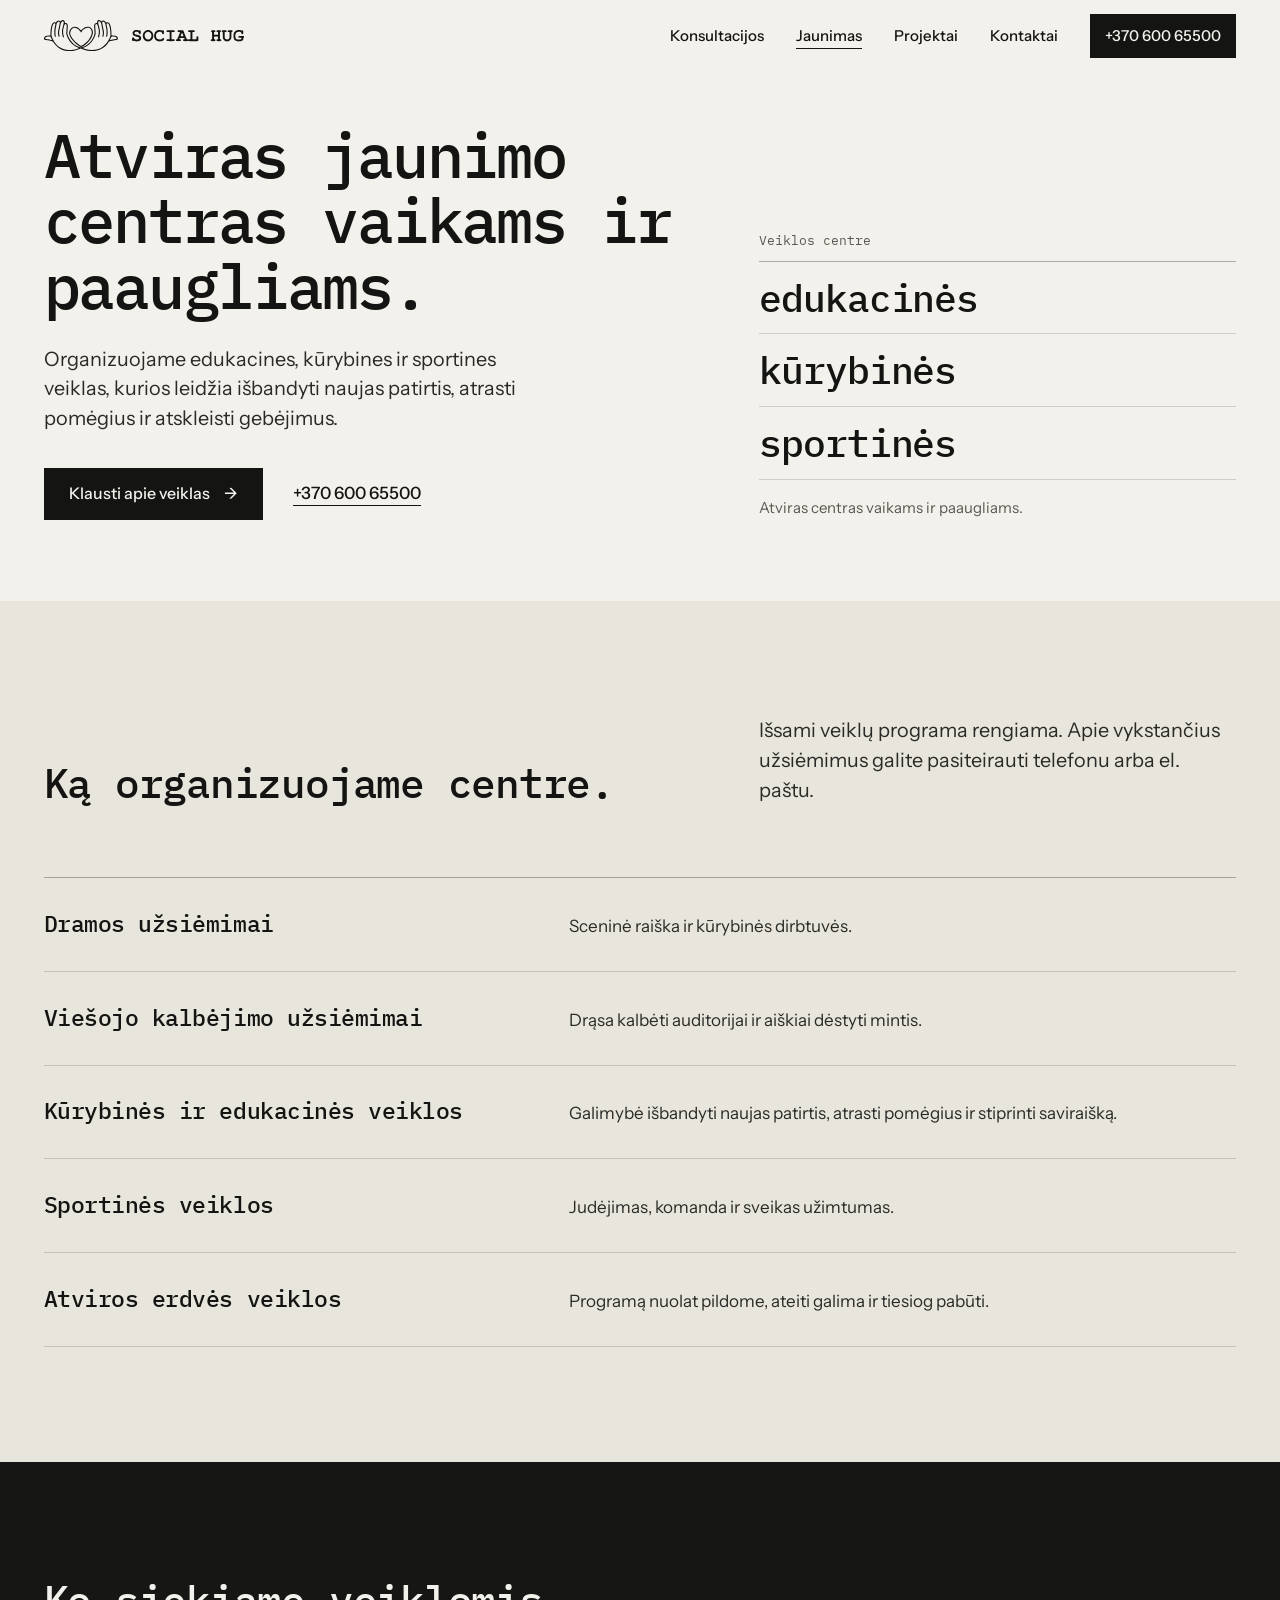
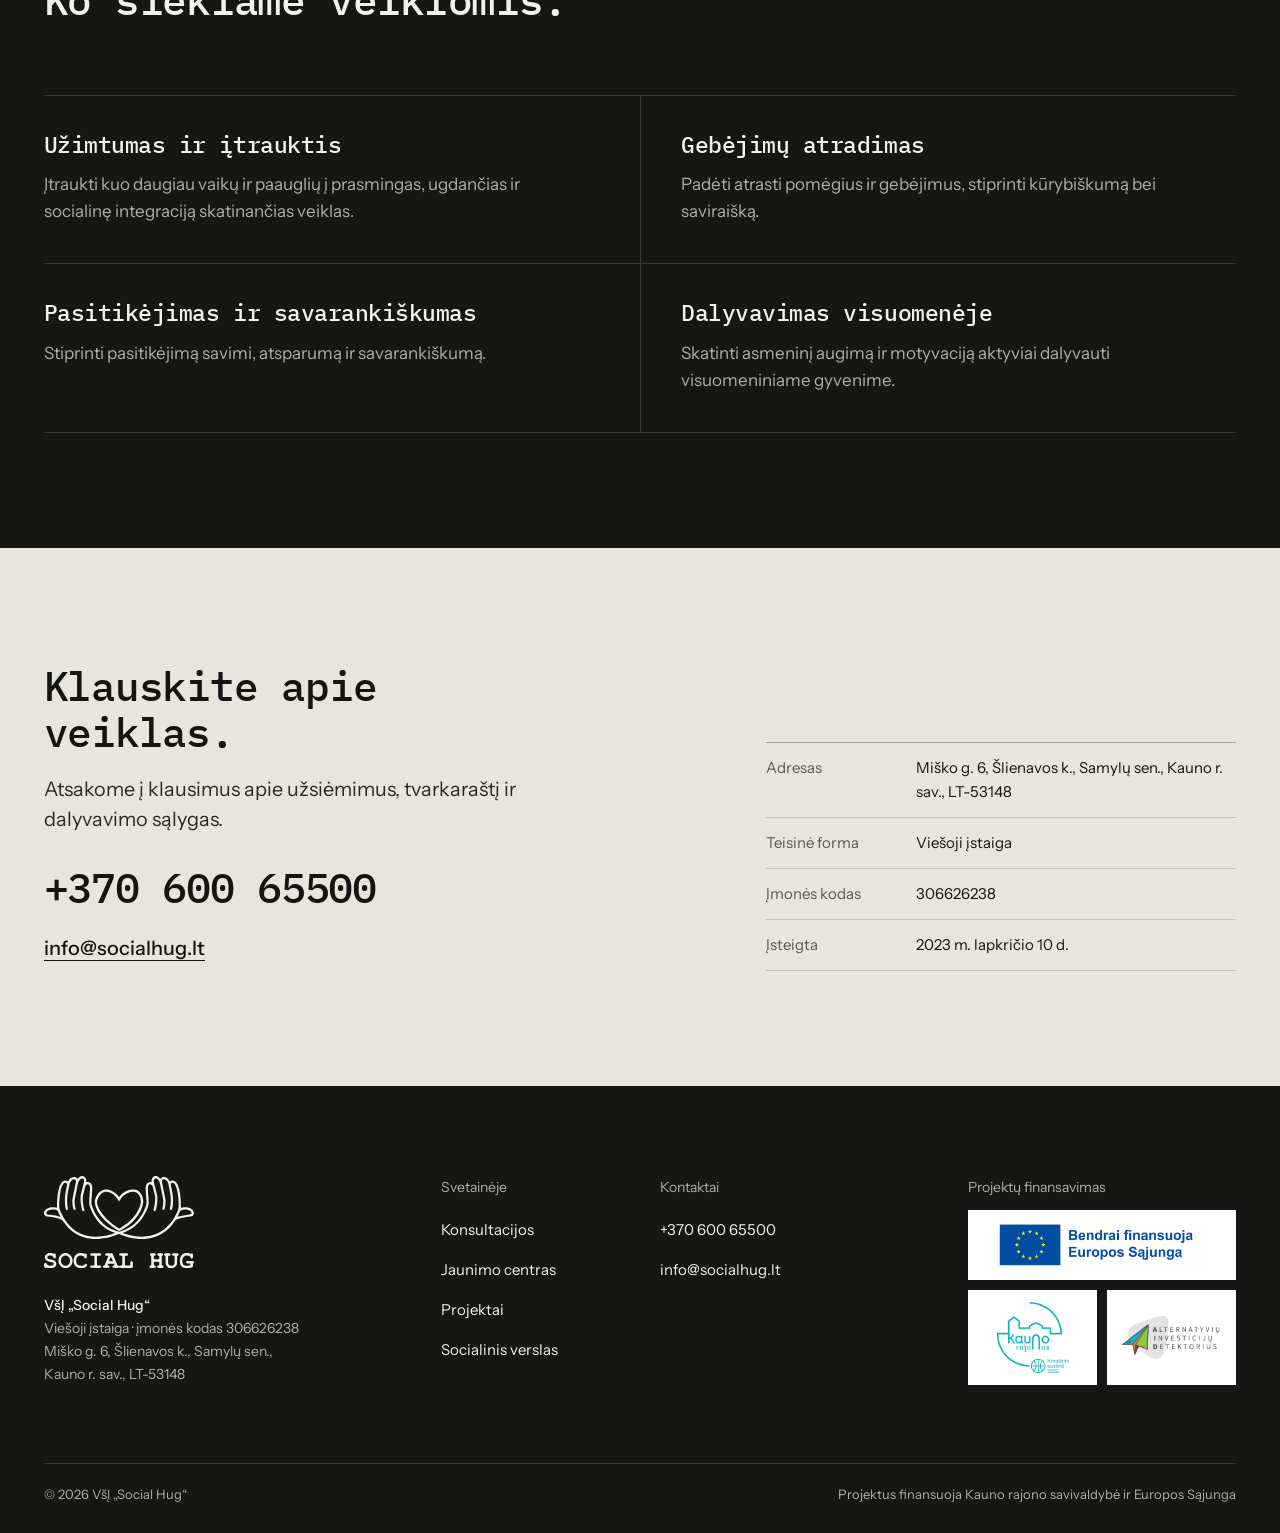
<file: jaunimas.html>
<!DOCTYPE html>
<html lang="lt">
<head>
<meta charset="UTF-8">
<meta name="viewport" content="width=device-width, initial-scale=1, viewport-fit=cover">
<title>Atviras jaunimo centras vaikams ir paaugliams, Kauno r. | Social Hug</title>
<meta name="description" content="Edukacinės, kūrybinės ir sportinės veiklos vaikams ir paaugliams Kauno rajone. VšĮ „Social Hug“ atviras jaunimo centras.">
<meta name="robots" content="index, follow, max-image-preview:large">
<meta name="theme-color" content="#F3F1EB">
<link rel="canonical" href="https://socialhug.lt/jaunimas.html">
<meta property="og:type" content="website">
<meta property="og:locale" content="lt_LT">
<meta property="og:site_name" content="VšĮ „Social Hug“">
<meta property="og:title" content="Atviras jaunimo centras vaikams ir paaugliams, Kauno r. | Social Hug">
<meta property="og:description" content="Edukacinės, kūrybinės ir sportinės veiklos vaikams ir paaugliams Kauno rajone. VšĮ „Social Hug“ atviras jaunimo centras.">
<meta property="og:url" content="https://socialhug.lt/jaunimas.html">
<meta property="og:image" content="https://socialhug.lt/og.jpg">
<meta property="og:image:width" content="1200">
<meta property="og:image:height" content="630">
<meta name="twitter:card" content="summary_large_image">
<script type="application/ld+json">{"@context": "https://schema.org", "@type": "NGO", "name": "VšĮ Social Hug", "alternateName": "Social Hug", "url": "https://socialhug.lt/", "logo": "https://socialhug.lt/assets/logo.png", "image": "https://socialhug.lt/og.jpg", "email": "info@socialhug.lt", "telephone": "+37060065500", "taxID": "306626238", "foundingDate": "2023-11-10", "address": {"@type": "PostalAddress", "streetAddress": "Miško g. 6, Šlienavos k.", "addressLocality": "Samylų sen., Kauno r. sav.", "postalCode": "LT-53148", "addressRegion": "Kauno apskritis", "addressCountry": "LT"}, "areaServed": {"@type": "AdministrativeArea", "name": "Kauno rajono savivaldybė"}, "knowsLanguage": "lt"}</script>
<script>document.documentElement.classList.add('js')</script>
<link rel="icon" href="favicon.ico" sizes="48x48">
<link rel="icon" type="image/png" sizes="32x32" href="favicon.png">
<link rel="apple-touch-icon" href="apple-touch-icon.png">
<link rel="manifest" href="site.webmanifest">
<link rel="preconnect" href="https://fonts.googleapis.com">
<link rel="preconnect" href="https://fonts.gstatic.com" crossorigin>
<link href="https://fonts.googleapis.com/css2?family=IBM+Plex+Mono:wght@400;500&family=Instrument+Sans:wght@400;500;600&display=swap" rel="stylesheet">
<link rel="stylesheet" href="css/site.css">
</head>
<body>
<a class="skip" href="#turinys">Pereiti prie turinio</a>
<header class="nav" data-nav>
  <div class="wrap nav-in">
    <a class="brand" href="index.html" aria-label="VšĮ „Social Hug“, pradžia"><svg class="b-mark" viewBox="0 0 1876 788" aria-hidden="true" focusable="false"><g transform="translate(0,788) scale(1,-1)"><path d="M468 787 c-1 -1 -4 -2 -6 -3 -12 -3 -26 -13 -37 -27 -4 -4 -6 -4 -11 2 -18 22 -52 23 -80 3 -11 -8 -15 -13 -28 -35 -4 -6 -6 -6 -13 -3 -27 16 -63 3 -83 -32 -20 -32 -36 -97 -42 -164 -1 -7 -1 -17 -2 -23 -2 -19 -3 -57 -3 -85 -1 -15 -1 -28 -1 -28 0 -2 -5 -1 -18 1 -63 13 -123 -9 -139 -49 -1 -4 -3 -8 -4 -8 -1 -2 -1 -27 0 -27 1 0 2 -3 4 -6 7 -14 19 -21 36 -23 69 -7 135 -21 177 -38 10 -4 12 -6 23 -22 85 -127 207 -203 350 -217 3 0 8 -1 10 -2 5 -2 92 -2 97 0 2 1 7 2 12 2 10 1 42 6 52 8 23 4 31 5 46 9 40 10 79 23 113 37 16 7 17 7 26 3 59 -27 150 -51 218 -57 4 0 9 -1 11 -2 5 -2 93 -2 98 0 2 1 6 2 10 2 75 8 148 34 209 74 54 35 98 80 140 142 12 18 12 18 20 22 33 15 114 32 181 39 19 2 32 11 38 29 1 3 2 6 3 6 1 2 1 11 0 13 -1 2 -2 5 -3 8 -5 20 -21 38 -42 48 -27 12 -68 16 -98 10 -22 -5 -20 -7 -20 25 0 140 -24 253 -60 291 -22 21 -48 27 -71 14 -7 -4 -8 -3 -15 9 -17 29 -39 43 -67 43 -17 0 -25 -4 -36 -15 -8 -9 -9 -9 -16 -1 -8 11 -20 19 -33 24 -5 1 -9 3 -9 3 -1 1 -5 1 -9 1 -7 0 -9 0 -23 -7 -16 -8 -28 -32 -28 -57 0 -13 0 -14 -11 -12 -32 4 -59 -23 -63 -65 -1 -10 0 -24 3 -76 2 -20 4 -56 7 -99 2 -27 0 -39 -10 -68 -49 -136 -143 -241 -258 -287 -14 -6 -68 -24 -74 -25 -4 0 -52 15 -75 24 -116 45 -215 156 -261 291 -11 32 -11 39 -9 80 1 11 3 34 4 52 1 17 3 44 4 60 3 46 2 59 -7 79 -12 25 -31 37 -54 34 -11 -2 -12 -1 -11 8 2 25 -12 53 -32 62 -4 2 -8 4 -9 5 -4 1 -18 2 -21 0z m16 -30 c17 -5 21 -27 12 -61 -13 -53 -35 -143 -37 -153 -7 -42 1 -125 18 -180 5 -18 6 -19 20 -13 11 5 12 6 8 17 -16 46 -25 133 -18 172 4 20 30 123 33 128 4 8 20 17 28 17 15 0 28 -23 28 -47 0 -5 -1 -22 -2 -37 -1 -16 -3 -42 -4 -59 -1 -18 -3 -41 -4 -52 -2 -39 -1 -54 5 -73 36 -119 110 -223 202 -284 31 -21 81 -45 107 -52 13 -3 5 -8 -34 -20 -7 -2 -16 -5 -18 -5 -79 -25 -183 -32 -260 -20 -151 24 -267 116 -345 274 -33 67 -37 87 -30 175 8 121 29 194 59 213 12 7 24 8 30 0 7 -9 8 -20 2 -43 -3 -14 -9 -39 -13 -65 -1 -5 -2 -13 -3 -17 -1 -5 -1 -12 -2 -15 -9 -53 -5 -152 8 -187 3 -8 5 -8 17 -4 12 4 12 4 8 19 -17 69 -12 165 14 270 2 8 3 15 4 23 1 18 20 51 35 61 21 14 38 11 45 -8 4 -10 3 -18 -5 -57 -4 -19 -8 -36 -8 -38 0 -3 -2 -10 -3 -17 -3 -12 -5 -22 -15 -70 -8 -39 -9 -45 -11 -58 -3 -36 0 -74 11 -110 5 -20 6 -20 18 -16 13 4 14 6 11 15 -14 48 -17 89 -7 134 2 10 4 20 4 22 1 2 4 18 8 36 3 17 7 34 8 38 0 5 1 10 2 12 1 2 2 7 2 12 12 61 17 79 26 92 20 28 30 35 46 31z m921 -1 c16 -4 40 -34 43 -55 1 -5 3 -16 5 -23 2 -8 4 -19 5 -24 1 -5 3 -14 4 -19 5 -24 13 -64 14 -68 1 -2 2 -11 4 -19 9 -44 11 -55 12 -69 2 -30 -3 -67 -12 -97 -3 -11 -3 -12 9 -17 15 -5 15 -4 22 23 11 45 13 87 5 125 -2 9 -4 17 -4 20 -1 4 -4 20 -10 48 -2 11 -6 27 -8 36 -1 9 -4 23 -6 31 -2 8 -3 17 -4 19 0 2 -2 12 -4 22 -5 20 -6 29 -4 36 5 26 30 31 53 9 6 -5 9 -10 19 -27 9 -17 9 -17 10 -30 1 -9 2 -17 5 -29 25 -100 30 -197 13 -261 -5 -18 -5 -17 9 -22 12 -4 14 -3 19 16 16 64 13 156 -9 255 -10 44 -10 42 -8 50 8 30 42 19 60 -20 29 -63 48 -236 31 -296 -12 -41 -53 -116 -91 -165 -127 -167 -328 -217 -564 -143 -38 12 -41 14 -24 20 132 43 241 156 296 305 17 47 17 48 11 135 -5 69 -6 88 -7 102 -3 41 15 69 38 57 9 -4 18 -13 20 -19 4 -12 30 -118 32 -128 5 -41 -3 -119 -19 -165 -4 -13 -4 -14 8 -19 12 -5 14 -4 19 8 15 44 25 128 20 170 -2 20 -3 24 -24 110 -22 86 -22 87 -18 100 6 17 15 23 30 18z m-1281 -388 c23 -2 49 -11 49 -17 0 -2 15 -36 23 -52 10 -21 10 -23 -5 -18 -15 4 -50 13 -61 15 -3 0 -9 1 -14 2 -16 3 -55 8 -70 10 -29 2 -19 39 15 52 19 7 41 10 63 8z m1668 -2 c32 -6 49 -19 53 -39 1 -7 0 -12 -4 -15 -3 -3 -3 -3 -26 -6 -49 -6 -95 -15 -130 -25 -16 -4 -17 -4 -6 19 5 10 12 25 15 33 10 23 10 23 24 28 22 8 50 10 74 5z M762 619 c-53 -6 -102 -55 -122 -122 -31 -103 91 -273 281 -389 20 -12 17 -12 41 1 144 75 253 206 276 332 10 53 -7 109 -43 147 -24 23 -44 31 -80 31 -63 0 -126 -31 -165 -82 -11 -14 -11 -14 -22 0 -43 57 -108 88 -166 82z m36 -31 c49 -8 85 -36 125 -94 7 -11 14 -21 15 -21 3 -2 5 0 18 20 13 21 14 23 24 35 46 54 138 80 181 50 38 -26 58 -81 48 -132 -21 -113 -120 -234 -249 -305 -21 -12 -18 -12 -41 3 -140 90 -249 222 -255 310 -4 46 39 116 81 131 15 6 34 7 53 3z"/></g></svg><svg class="b-word" viewBox="0 0 1728 176" aria-hidden="true" focusable="false"><g transform="translate(0,176) scale(1,-1)"><path d="M50 175 c-1 -1 -4 -3 -8 -4 -34 -14 -44 -51 -21 -76 10 -11 21 -15 51 -22 28 -5 33 -8 38 -15 11 -18 -24 -37 -52 -28 -16 5 -21 9 -27 21 -8 16 -19 17 -28 3 -5 -9 -5 -31 0 -40 6 -10 13 -12 21 -7 3 2 5 3 6 3 2 0 23 -8 24 -9 2 -2 41 -1 44 0 1 1 5 3 9 4 24 10 37 29 34 51 -4 26 -20 38 -63 46 -32 6 -41 12 -40 25 3 28 59 28 68 0 6 -18 22 -20 28 -5 2 7 2 33 0 40 -4 10 -10 12 -19 7 -7 -3 -7 -3 -15 1 -5 2 -9 4 -10 5 -2 2 -38 2 -40 0z M227 174 c-2 -1 -8 -4 -13 -6 -11 -6 -21 -13 -28 -23 -26 -31 -26 -83 0 -114 10 -13 16 -17 42 -29 5 -3 36 -3 39 -1 1 1 5 3 9 4 72 28 70 140 -3 166 -3 2 -7 3 -7 4 0 2 -35 1 -39 -1z m39 -30 c47 -23 45 -93 -2 -113 -39 -16 -80 31 -67 76 10 32 43 49 69 37z M401 175 c-1 -1 -3 -2 -5 -3 -40 -12 -61 -54 -54 -105 4 -29 24 -52 52 -62 6 -1 11 -3 11 -4 2 -2 44 -1 47 0 1 1 6 3 11 4 28 10 42 31 28 43 -7 6 -12 5 -22 -5 -13 -11 -22 -15 -40 -15 -35 0 -56 17 -58 47 -3 31 4 52 22 64 24 16 65 9 71 -13 4 -17 24 -19 28 -3 1 6 1 32 0 38 -3 10 -11 13 -22 8 -6 -3 -6 -3 -16 1 -6 2 -11 4 -12 5 -2 2 -38 2 -41 0z M1625 174 c-1 -1 -3 -2 -4 -2 -5 0 -23 -11 -32 -19 -17 -18 -23 -34 -23 -68 0 -47 13 -67 50 -79 6 -3 11 -5 12 -5 1 -2 47 -1 50 0 1 1 5 3 10 5 27 8 29 10 29 30 0 17 0 18 7 22 4 2 4 2 4 12 0 15 2 14 -43 14 -43 0 -46 -1 -46 -14 0 -12 5 -14 28 -14 20 0 21 0 21 -10 0 -3 -1 -7 -1 -8 -4 -8 -35 -13 -56 -8 -23 5 -33 16 -36 39 -6 49 14 79 54 79 21 0 36 -8 39 -21 5 -17 19 -20 27 -7 3 5 2 39 0 44 -5 8 -12 10 -19 5 -3 -2 -5 -3 -6 -3 -2 0 -20 8 -21 9 -3 2 -41 1 -44 -1z M540 170 c-11 -6 -10 -19 0 -25 2 -1 7 -1 20 -1 24 0 21 7 21 -56 0 -63 3 -56 -21 -56 -18 0 -20 0 -25 -5 -6 -6 -3 -17 5 -22 5 -2 107 -2 112 1 10 5 10 19 0 24 -3 2 -6 2 -21 2 -24 0 -21 -7 -21 56 0 63 -3 56 21 56 15 0 18 0 21 2 10 5 10 19 0 24 -6 3 -108 3 -112 0z M713 171 c-12 -5 -12 -20 -1 -26 2 -1 6 -1 14 -1 16 0 16 -1 10 -18 -42 -103 -37 -93 -43 -94 -16 -2 -21 -19 -7 -27 4 -2 57 -2 61 0 15 7 10 27 -7 27 -9 0 -10 4 -5 15 3 5 4 5 36 5 36 0 35 0 39 -8 4 -9 2 -12 -6 -12 -17 0 -22 -20 -7 -27 6 -2 57 -2 62 1 3 2 6 3 7 3 0 0 3 -1 6 -3 6 -3 145 -4 149 0 3 2 4 54 2 63 -3 12 -20 15 -26 4 -2 -3 -3 -5 -3 -21 0 -16 0 -17 -2 -19 -4 -2 -55 -2 -58 1 -2 1 -2 1 -2 54 0 62 -2 56 15 56 16 0 21 4 21 14 0 13 -2 14 -51 14 -44 0 -45 0 -49 -6 -7 -13 1 -22 19 -22 17 0 15 6 15 -56 0 -62 2 -56 -15 -56 -9 0 -11 0 -15 -3 -6 -3 -7 -3 -13 0 -2 2 -6 3 -7 3 -6 0 -7 3 -22 39 -7 18 -17 43 -22 56 -5 12 -11 26 -13 32 -3 8 -5 10 -7 12 -4 2 -71 2 -75 0z m61 -43 c1 0 14 -31 18 -40 2 -7 0 -8 -20 -8 -24 0 -24 -1 -14 23 11 25 12 27 16 25z M1227 170 c-10 -6 -9 -19 2 -25 7 -4 7 -1 7 -57 0 -58 0 -56 -7 -56 -15 0 -19 -20 -6 -26 6 -3 53 -3 58 0 12 7 8 24 -6 26 -9 1 -9 1 -9 22 0 24 -3 22 31 22 34 0 31 2 31 -22 0 -21 0 -21 -9 -22 -16 -2 -21 -18 -8 -26 5 -3 53 -3 59 0 13 6 9 26 -6 26 -7 0 -7 -2 -7 56 0 55 0 54 5 56 10 3 14 16 7 24 -4 4 -4 4 -29 4 -32 0 -36 -2 -36 -14 0 -9 5 -13 15 -14 9 -1 9 -1 9 -20 0 -22 3 -20 -31 -20 -34 0 -31 -2 -31 20 0 19 0 19 9 20 14 2 18 19 6 26 -6 3 -48 3 -54 0z M1391 170 c-12 -5 -9 -22 4 -26 6 -2 6 -1 6 -49 1 -42 1 -45 3 -51 5 -16 24 -34 39 -40 3 -1 6 -2 7 -3 2 -1 36 -2 36 0 0 0 5 3 11 6 17 8 28 20 34 36 2 8 2 8 3 53 1 48 0 46 6 48 14 4 16 21 3 27 -5 2 -54 2 -59 -1 -15 -8 -8 -26 10 -26 12 0 11 3 11 -46 0 -47 0 -46 -6 -55 -14 -18 -43 -20 -59 -3 -10 9 -9 7 -10 57 0 51 -1 47 11 47 19 0 26 18 11 26 -5 3 -56 3 -61 0z"/></g></svg></a>
    <nav class="nav-links" aria-label="Pagrindinė navigacija"><a href="konsultacijos.html">Konsultacijos</a><a href="jaunimas.html" aria-current="page">Jaunimas</a><a href="projektai.html">Projektai</a><a href="#kontaktai">Kontaktai</a><a class="btn nav-tel" href="tel:+37060065500">+370 600 65500</a></nav>
    <button class="nav-menu" type="button" aria-expanded="false" aria-controls="sheet"><span class="bars" aria-hidden="true"></span>Meniu</button>
    <div class="nav-sheet" id="sheet"><a href="konsultacijos.html">Konsultacijos</a><a href="jaunimas.html">Jaunimas</a><a href="projektai.html">Projektai</a><a href="#kontaktai">Kontaktai</a><a class="btn" href="tel:+37060065500">Skambinti +370 600 65500</a></div>
  </div>
</header>
<main id="turinys">
  <section class="hero hero-sub" data-hero>
    <div class="wrap hero-grid">
      <div>
        <h1 class="t-display rv">Atviras jaunimo centras vaikams ir paaugliams.</h1>
        <p class="lead rv" style="--d:140ms">Organizuojame edukacines, kūrybines ir sportines veiklas<span class="m-hide">, kurios leidžia išbandyti naujas patirtis, atrasti pomėgius ir atskleisti gebėjimus</span>.</p>
        <div class="acts rv" style="--d:280ms">
          <a class="btn" href="#kontaktai">Klausti apie veiklas <span class="arr" aria-hidden="true">→</span></a>
          <a class="lnk" href="tel:+37060065500">+370 600 65500</a>
        </div>
      </div>
      <div class="stack rv" style="--d:420ms">
        <span class="cap">Veiklos centre</span>
        <ul><li>edukacinės</li><li>kūrybinės</li><li>sportinės</li></ul>
        <p class="note">Atviras centras vaikams ir paaugliams.</p>
      </div>
    </div>
  </section>

  <section class="sec sec-tone" aria-labelledby="veiklos-h">
    <div class="wrap">
      <div class="head">
        <h2 class="t-h2 rv" id="veiklos-h">Ką organizuojame centre.</h2>
        <p class="lead rv" style="--d:120ms">Išsami veiklų programa rengiama. Apie vykstančius užsiėmimus galite pasiteirauti telefonu arba el. paštu.</p>
      </div>
      <div class="rows" data-stagger="80"><div class="row"><h3 class="t-h3">Dramos užsiėmimai</h3><p>Sceninė raiška ir kūrybinės dirbtuvės.</p></div><div class="row"><h3 class="t-h3">Viešojo kalbėjimo užsiėmimai</h3><p>Drąsa kalbėti auditorijai ir aiškiai dėstyti mintis.</p></div><div class="row"><h3 class="t-h3">Kūrybinės ir edukacinės veiklos</h3><p>Galimybė išbandyti naujas patirtis, atrasti pomėgius ir stiprinti saviraišką.</p></div><div class="row"><h3 class="t-h3">Sportinės veiklos</h3><p>Judėjimas, komanda ir sveikas užimtumas.</p></div><div class="row"><h3 class="t-h3">Atviros erdvės veiklos</h3><p>Programą nuolat pildome, ateiti galima ir tiesiog pabūti.</p></div></div>
    </div>
  </section>

  <section class="sec dark" aria-labelledby="tikslai-h">
    <div class="wrap">
      <div class="head">
        <h2 class="t-h2 rv" id="tikslai-h">Ko siekiame veiklomis.</h2>
      </div>
      <div class="goals" data-stagger="90"><div class="goal"><h3 class="t-h3">Užimtumas ir įtrauktis</h3><p>Įtraukti kuo daugiau vaikų ir paauglių į prasmingas, ugdančias ir socialinę integraciją skatinančias veiklas.</p></div><div class="goal"><h3 class="t-h3">Gebėjimų atradimas</h3><p>Padėti atrasti pomėgius ir gebėjimus, stiprinti kūrybiškumą bei saviraišką.</p></div><div class="goal"><h3 class="t-h3">Pasitikėjimas ir savarankiškumas</h3><p>Stiprinti pasitikėjimą savimi, atsparumą ir savarankiškumą.</p></div><div class="goal"><h3 class="t-h3">Dalyvavimas visuomenėje</h3><p>Skatinti asmeninį augimą ir motyvaciją aktyviai dalyvauti visuomeniniame gyvenime.</p></div></div>
    </div>
  </section>

  <section class="sec sec-tone" id="kontaktai" aria-labelledby="kontaktai-h">
    <div class="wrap contact">
      <div class="rv">
        <h2 class="t-h2" id="kontaktai-h">Klauskite apie veiklas.</h2>
        <p class="lead" style="margin-top:20px">Atsakome į klausimus apie užsiėmimus, tvarkaraštį ir dalyvavimo sąlygas.</p>
        <a class="tel-big" href="tel:+37060065500">+370 600 65500</a><br>
        <a class="lnk mail" href="mailto:info@socialhug.lt">info@socialhug.lt</a>
      </div>
      <dl class="reg rv" style="--d:120ms">
        <div><dt>Adresas</dt><dd>Miško g. 6, Šlienavos k., Samylų sen., Kauno r. sav., LT-53148</dd></div>
        <div><dt>Teisinė forma</dt><dd>Viešoji įstaiga</dd></div>
        <div><dt>Įmonės kodas</dt><dd>306626238</dd></div>
        <div><dt>Įsteigta</dt><dd>2023 m. lapkričio 10 d.</dd></div>
      </dl>
    </div>
  </section>
</main>
<footer class="foot">
  <div class="wrap">
    <div class="foot-grid">
      <div class="foot-brand">
        <svg class="b-mark" viewBox="0 0 1876 788" role="img" aria-label="Social Hug"><g transform="translate(0,788) scale(1,-1)"><path d="M468 787 c-1 -1 -4 -2 -6 -3 -12 -3 -26 -13 -37 -27 -4 -4 -6 -4 -11 2 -18 22 -52 23 -80 3 -11 -8 -15 -13 -28 -35 -4 -6 -6 -6 -13 -3 -27 16 -63 3 -83 -32 -20 -32 -36 -97 -42 -164 -1 -7 -1 -17 -2 -23 -2 -19 -3 -57 -3 -85 -1 -15 -1 -28 -1 -28 0 -2 -5 -1 -18 1 -63 13 -123 -9 -139 -49 -1 -4 -3 -8 -4 -8 -1 -2 -1 -27 0 -27 1 0 2 -3 4 -6 7 -14 19 -21 36 -23 69 -7 135 -21 177 -38 10 -4 12 -6 23 -22 85 -127 207 -203 350 -217 3 0 8 -1 10 -2 5 -2 92 -2 97 0 2 1 7 2 12 2 10 1 42 6 52 8 23 4 31 5 46 9 40 10 79 23 113 37 16 7 17 7 26 3 59 -27 150 -51 218 -57 4 0 9 -1 11 -2 5 -2 93 -2 98 0 2 1 6 2 10 2 75 8 148 34 209 74 54 35 98 80 140 142 12 18 12 18 20 22 33 15 114 32 181 39 19 2 32 11 38 29 1 3 2 6 3 6 1 2 1 11 0 13 -1 2 -2 5 -3 8 -5 20 -21 38 -42 48 -27 12 -68 16 -98 10 -22 -5 -20 -7 -20 25 0 140 -24 253 -60 291 -22 21 -48 27 -71 14 -7 -4 -8 -3 -15 9 -17 29 -39 43 -67 43 -17 0 -25 -4 -36 -15 -8 -9 -9 -9 -16 -1 -8 11 -20 19 -33 24 -5 1 -9 3 -9 3 -1 1 -5 1 -9 1 -7 0 -9 0 -23 -7 -16 -8 -28 -32 -28 -57 0 -13 0 -14 -11 -12 -32 4 -59 -23 -63 -65 -1 -10 0 -24 3 -76 2 -20 4 -56 7 -99 2 -27 0 -39 -10 -68 -49 -136 -143 -241 -258 -287 -14 -6 -68 -24 -74 -25 -4 0 -52 15 -75 24 -116 45 -215 156 -261 291 -11 32 -11 39 -9 80 1 11 3 34 4 52 1 17 3 44 4 60 3 46 2 59 -7 79 -12 25 -31 37 -54 34 -11 -2 -12 -1 -11 8 2 25 -12 53 -32 62 -4 2 -8 4 -9 5 -4 1 -18 2 -21 0z m16 -30 c17 -5 21 -27 12 -61 -13 -53 -35 -143 -37 -153 -7 -42 1 -125 18 -180 5 -18 6 -19 20 -13 11 5 12 6 8 17 -16 46 -25 133 -18 172 4 20 30 123 33 128 4 8 20 17 28 17 15 0 28 -23 28 -47 0 -5 -1 -22 -2 -37 -1 -16 -3 -42 -4 -59 -1 -18 -3 -41 -4 -52 -2 -39 -1 -54 5 -73 36 -119 110 -223 202 -284 31 -21 81 -45 107 -52 13 -3 5 -8 -34 -20 -7 -2 -16 -5 -18 -5 -79 -25 -183 -32 -260 -20 -151 24 -267 116 -345 274 -33 67 -37 87 -30 175 8 121 29 194 59 213 12 7 24 8 30 0 7 -9 8 -20 2 -43 -3 -14 -9 -39 -13 -65 -1 -5 -2 -13 -3 -17 -1 -5 -1 -12 -2 -15 -9 -53 -5 -152 8 -187 3 -8 5 -8 17 -4 12 4 12 4 8 19 -17 69 -12 165 14 270 2 8 3 15 4 23 1 18 20 51 35 61 21 14 38 11 45 -8 4 -10 3 -18 -5 -57 -4 -19 -8 -36 -8 -38 0 -3 -2 -10 -3 -17 -3 -12 -5 -22 -15 -70 -8 -39 -9 -45 -11 -58 -3 -36 0 -74 11 -110 5 -20 6 -20 18 -16 13 4 14 6 11 15 -14 48 -17 89 -7 134 2 10 4 20 4 22 1 2 4 18 8 36 3 17 7 34 8 38 0 5 1 10 2 12 1 2 2 7 2 12 12 61 17 79 26 92 20 28 30 35 46 31z m921 -1 c16 -4 40 -34 43 -55 1 -5 3 -16 5 -23 2 -8 4 -19 5 -24 1 -5 3 -14 4 -19 5 -24 13 -64 14 -68 1 -2 2 -11 4 -19 9 -44 11 -55 12 -69 2 -30 -3 -67 -12 -97 -3 -11 -3 -12 9 -17 15 -5 15 -4 22 23 11 45 13 87 5 125 -2 9 -4 17 -4 20 -1 4 -4 20 -10 48 -2 11 -6 27 -8 36 -1 9 -4 23 -6 31 -2 8 -3 17 -4 19 0 2 -2 12 -4 22 -5 20 -6 29 -4 36 5 26 30 31 53 9 6 -5 9 -10 19 -27 9 -17 9 -17 10 -30 1 -9 2 -17 5 -29 25 -100 30 -197 13 -261 -5 -18 -5 -17 9 -22 12 -4 14 -3 19 16 16 64 13 156 -9 255 -10 44 -10 42 -8 50 8 30 42 19 60 -20 29 -63 48 -236 31 -296 -12 -41 -53 -116 -91 -165 -127 -167 -328 -217 -564 -143 -38 12 -41 14 -24 20 132 43 241 156 296 305 17 47 17 48 11 135 -5 69 -6 88 -7 102 -3 41 15 69 38 57 9 -4 18 -13 20 -19 4 -12 30 -118 32 -128 5 -41 -3 -119 -19 -165 -4 -13 -4 -14 8 -19 12 -5 14 -4 19 8 15 44 25 128 20 170 -2 20 -3 24 -24 110 -22 86 -22 87 -18 100 6 17 15 23 30 18z m-1281 -388 c23 -2 49 -11 49 -17 0 -2 15 -36 23 -52 10 -21 10 -23 -5 -18 -15 4 -50 13 -61 15 -3 0 -9 1 -14 2 -16 3 -55 8 -70 10 -29 2 -19 39 15 52 19 7 41 10 63 8z m1668 -2 c32 -6 49 -19 53 -39 1 -7 0 -12 -4 -15 -3 -3 -3 -3 -26 -6 -49 -6 -95 -15 -130 -25 -16 -4 -17 -4 -6 19 5 10 12 25 15 33 10 23 10 23 24 28 22 8 50 10 74 5z M762 619 c-53 -6 -102 -55 -122 -122 -31 -103 91 -273 281 -389 20 -12 17 -12 41 1 144 75 253 206 276 332 10 53 -7 109 -43 147 -24 23 -44 31 -80 31 -63 0 -126 -31 -165 -82 -11 -14 -11 -14 -22 0 -43 57 -108 88 -166 82z m36 -31 c49 -8 85 -36 125 -94 7 -11 14 -21 15 -21 3 -2 5 0 18 20 13 21 14 23 24 35 46 54 138 80 181 50 38 -26 58 -81 48 -132 -21 -113 -120 -234 -249 -305 -21 -12 -18 -12 -41 3 -140 90 -249 222 -255 310 -4 46 39 116 81 131 15 6 34 7 53 3z"/></g></svg><svg class="b-word" viewBox="0 0 1728 176" aria-hidden="true" focusable="false"><g transform="translate(0,176) scale(1,-1)"><path d="M50 175 c-1 -1 -4 -3 -8 -4 -34 -14 -44 -51 -21 -76 10 -11 21 -15 51 -22 28 -5 33 -8 38 -15 11 -18 -24 -37 -52 -28 -16 5 -21 9 -27 21 -8 16 -19 17 -28 3 -5 -9 -5 -31 0 -40 6 -10 13 -12 21 -7 3 2 5 3 6 3 2 0 23 -8 24 -9 2 -2 41 -1 44 0 1 1 5 3 9 4 24 10 37 29 34 51 -4 26 -20 38 -63 46 -32 6 -41 12 -40 25 3 28 59 28 68 0 6 -18 22 -20 28 -5 2 7 2 33 0 40 -4 10 -10 12 -19 7 -7 -3 -7 -3 -15 1 -5 2 -9 4 -10 5 -2 2 -38 2 -40 0z M227 174 c-2 -1 -8 -4 -13 -6 -11 -6 -21 -13 -28 -23 -26 -31 -26 -83 0 -114 10 -13 16 -17 42 -29 5 -3 36 -3 39 -1 1 1 5 3 9 4 72 28 70 140 -3 166 -3 2 -7 3 -7 4 0 2 -35 1 -39 -1z m39 -30 c47 -23 45 -93 -2 -113 -39 -16 -80 31 -67 76 10 32 43 49 69 37z M401 175 c-1 -1 -3 -2 -5 -3 -40 -12 -61 -54 -54 -105 4 -29 24 -52 52 -62 6 -1 11 -3 11 -4 2 -2 44 -1 47 0 1 1 6 3 11 4 28 10 42 31 28 43 -7 6 -12 5 -22 -5 -13 -11 -22 -15 -40 -15 -35 0 -56 17 -58 47 -3 31 4 52 22 64 24 16 65 9 71 -13 4 -17 24 -19 28 -3 1 6 1 32 0 38 -3 10 -11 13 -22 8 -6 -3 -6 -3 -16 1 -6 2 -11 4 -12 5 -2 2 -38 2 -41 0z M1625 174 c-1 -1 -3 -2 -4 -2 -5 0 -23 -11 -32 -19 -17 -18 -23 -34 -23 -68 0 -47 13 -67 50 -79 6 -3 11 -5 12 -5 1 -2 47 -1 50 0 1 1 5 3 10 5 27 8 29 10 29 30 0 17 0 18 7 22 4 2 4 2 4 12 0 15 2 14 -43 14 -43 0 -46 -1 -46 -14 0 -12 5 -14 28 -14 20 0 21 0 21 -10 0 -3 -1 -7 -1 -8 -4 -8 -35 -13 -56 -8 -23 5 -33 16 -36 39 -6 49 14 79 54 79 21 0 36 -8 39 -21 5 -17 19 -20 27 -7 3 5 2 39 0 44 -5 8 -12 10 -19 5 -3 -2 -5 -3 -6 -3 -2 0 -20 8 -21 9 -3 2 -41 1 -44 -1z M540 170 c-11 -6 -10 -19 0 -25 2 -1 7 -1 20 -1 24 0 21 7 21 -56 0 -63 3 -56 -21 -56 -18 0 -20 0 -25 -5 -6 -6 -3 -17 5 -22 5 -2 107 -2 112 1 10 5 10 19 0 24 -3 2 -6 2 -21 2 -24 0 -21 -7 -21 56 0 63 -3 56 21 56 15 0 18 0 21 2 10 5 10 19 0 24 -6 3 -108 3 -112 0z M713 171 c-12 -5 -12 -20 -1 -26 2 -1 6 -1 14 -1 16 0 16 -1 10 -18 -42 -103 -37 -93 -43 -94 -16 -2 -21 -19 -7 -27 4 -2 57 -2 61 0 15 7 10 27 -7 27 -9 0 -10 4 -5 15 3 5 4 5 36 5 36 0 35 0 39 -8 4 -9 2 -12 -6 -12 -17 0 -22 -20 -7 -27 6 -2 57 -2 62 1 3 2 6 3 7 3 0 0 3 -1 6 -3 6 -3 145 -4 149 0 3 2 4 54 2 63 -3 12 -20 15 -26 4 -2 -3 -3 -5 -3 -21 0 -16 0 -17 -2 -19 -4 -2 -55 -2 -58 1 -2 1 -2 1 -2 54 0 62 -2 56 15 56 16 0 21 4 21 14 0 13 -2 14 -51 14 -44 0 -45 0 -49 -6 -7 -13 1 -22 19 -22 17 0 15 6 15 -56 0 -62 2 -56 -15 -56 -9 0 -11 0 -15 -3 -6 -3 -7 -3 -13 0 -2 2 -6 3 -7 3 -6 0 -7 3 -22 39 -7 18 -17 43 -22 56 -5 12 -11 26 -13 32 -3 8 -5 10 -7 12 -4 2 -71 2 -75 0z m61 -43 c1 0 14 -31 18 -40 2 -7 0 -8 -20 -8 -24 0 -24 -1 -14 23 11 25 12 27 16 25z M1227 170 c-10 -6 -9 -19 2 -25 7 -4 7 -1 7 -57 0 -58 0 -56 -7 -56 -15 0 -19 -20 -6 -26 6 -3 53 -3 58 0 12 7 8 24 -6 26 -9 1 -9 1 -9 22 0 24 -3 22 31 22 34 0 31 2 31 -22 0 -21 0 -21 -9 -22 -16 -2 -21 -18 -8 -26 5 -3 53 -3 59 0 13 6 9 26 -6 26 -7 0 -7 -2 -7 56 0 55 0 54 5 56 10 3 14 16 7 24 -4 4 -4 4 -29 4 -32 0 -36 -2 -36 -14 0 -9 5 -13 15 -14 9 -1 9 -1 9 -20 0 -22 3 -20 -31 -20 -34 0 -31 -2 -31 20 0 19 0 19 9 20 14 2 18 19 6 26 -6 3 -48 3 -54 0z M1391 170 c-12 -5 -9 -22 4 -26 6 -2 6 -1 6 -49 1 -42 1 -45 3 -51 5 -16 24 -34 39 -40 3 -1 6 -2 7 -3 2 -1 36 -2 36 0 0 0 5 3 11 6 17 8 28 20 34 36 2 8 2 8 3 53 1 48 0 46 6 48 14 4 16 21 3 27 -5 2 -54 2 -59 -1 -15 -8 -8 -26 10 -26 12 0 11 3 11 -46 0 -47 0 -46 -6 -55 -14 -18 -43 -20 -59 -3 -10 9 -9 7 -10 57 0 51 -1 47 11 47 19 0 26 18 11 26 -5 3 -56 3 -61 0z"/></g></svg>
        <p class="foot-org"><strong>VšĮ „Social Hug“</strong><br>Viešoji įstaiga · įmonės kodas 306626238<br>Miško g. 6, Šlienavos k., Samylų sen.,<br>Kauno r. sav., LT-53148</p>
      </div>
      <nav aria-label="Svetainė">
        <h2>Svetainėje</h2>
        <ul><li><a href="konsultacijos.html">Konsultacijos</a></li><li><a href="jaunimas.html">Jaunimo centras</a></li><li><a href="projektai.html">Projektai</a></li><li><a href="socialinis-verslas.html">Socialinis verslas</a></li></ul>
      </nav>
      <div>
        <h2>Kontaktai</h2>
        <ul><li><a href="tel:+37060065500">+370 600 65500</a></li><li><a href="mailto:info@socialhug.lt">info@socialhug.lt</a></li></ul>
      </div>
      <div>
        <h2>Projektų finansavimas</h2>
        <div class="funders">
          <div class="chip-w"><img class="f-eu" src="assets/eu-badge.webp" alt="Bendrai finansuoja Europos Sąjunga" width="800" height="174" loading="lazy"></div>
          <div class="f-row">
            <div class="chip-w"><img class="f-kr" src="assets/kauno-r-logo.webp" alt="Kauno rajono savivaldybė" width="387" height="384" loading="lazy"></div>
            <div class="chip-w"><img class="f-aid" style="width:100px" src="assets/aid-logo.webp" alt="Projekto „Alternatyvių investicijų detektorius“ ženklas" width="600" height="257" loading="lazy"></div>
          </div>
        </div>
      </div>
    </div>
    <div class="foot-base"><p>© 2026 VšĮ „Social Hug“</p><p>Projektus finansuoja Kauno rajono savivaldybė ir Europos Sąjunga</p></div>
  </div>
</footer>
<script src="js/lenis.min.js" defer></script>
<script src="js/motion.js" defer></script>
<script src="js/site.js" defer></script>
</body>
</html>
</file>
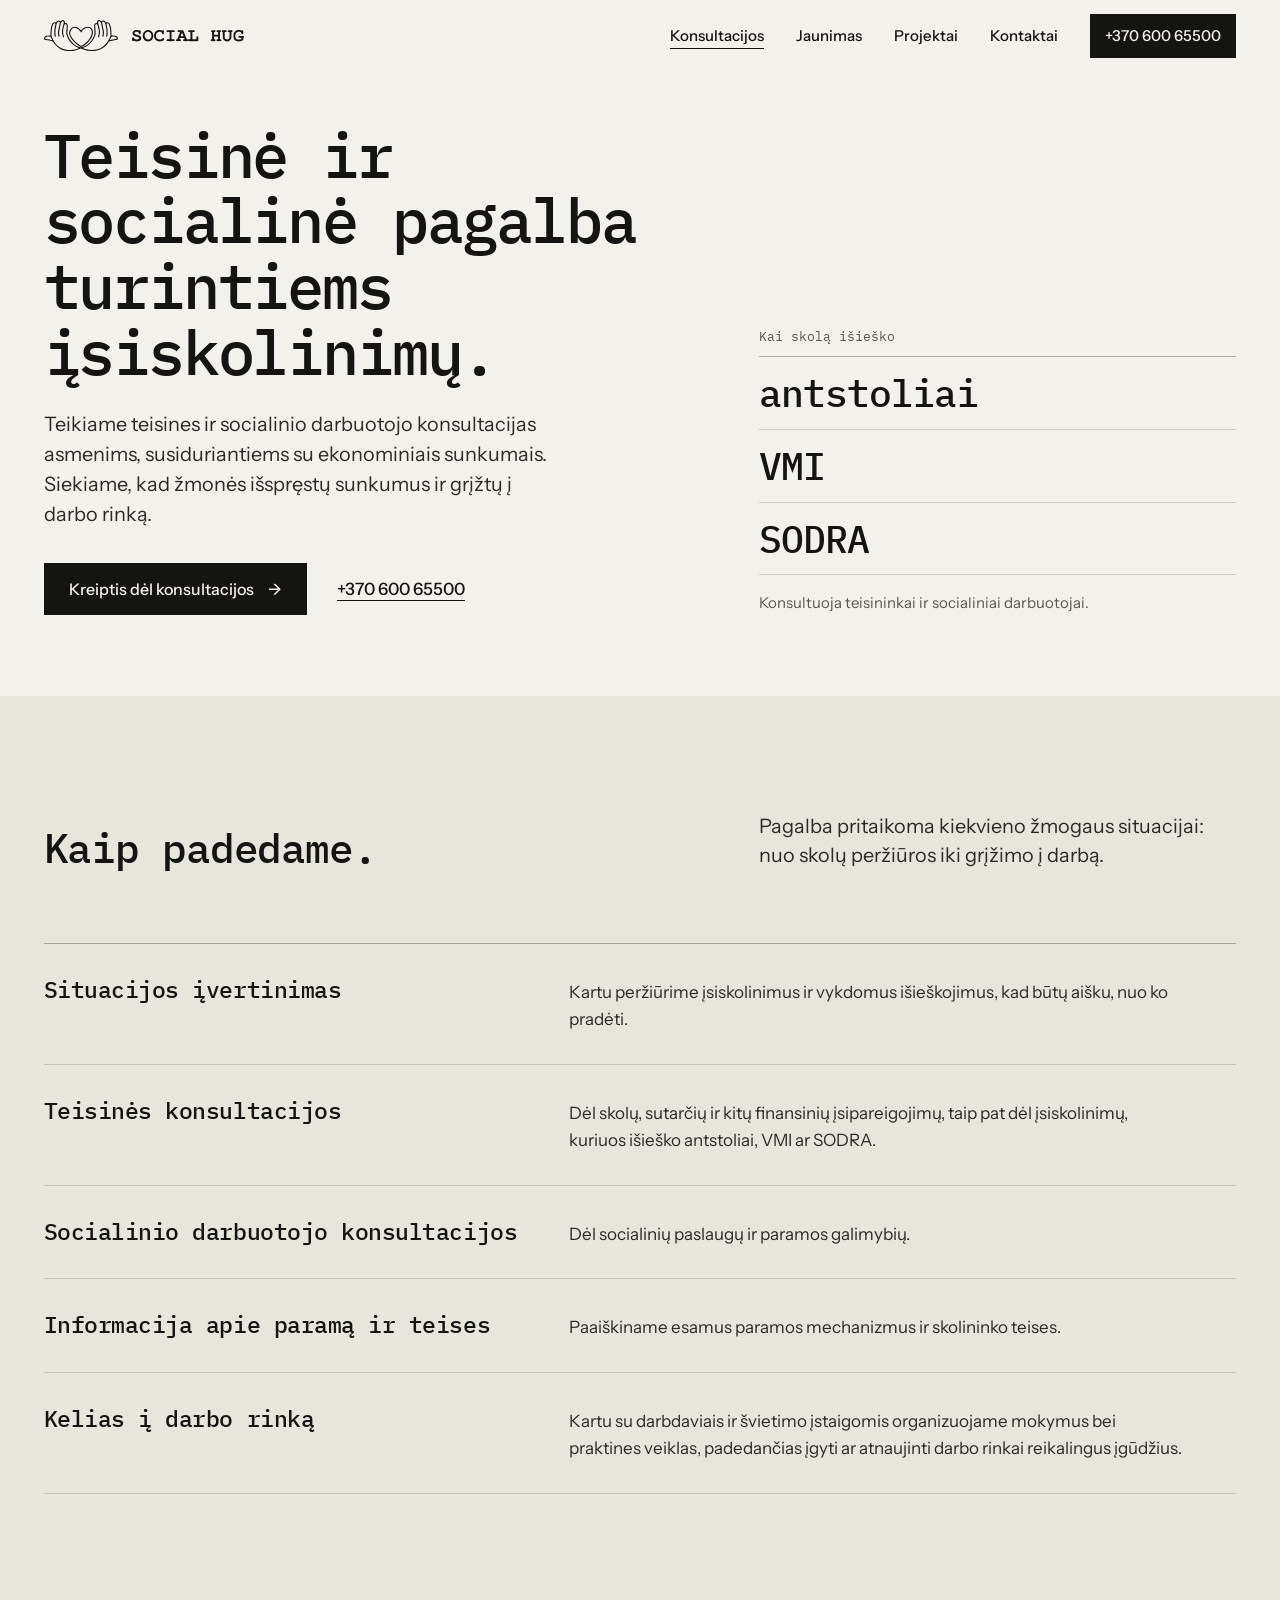
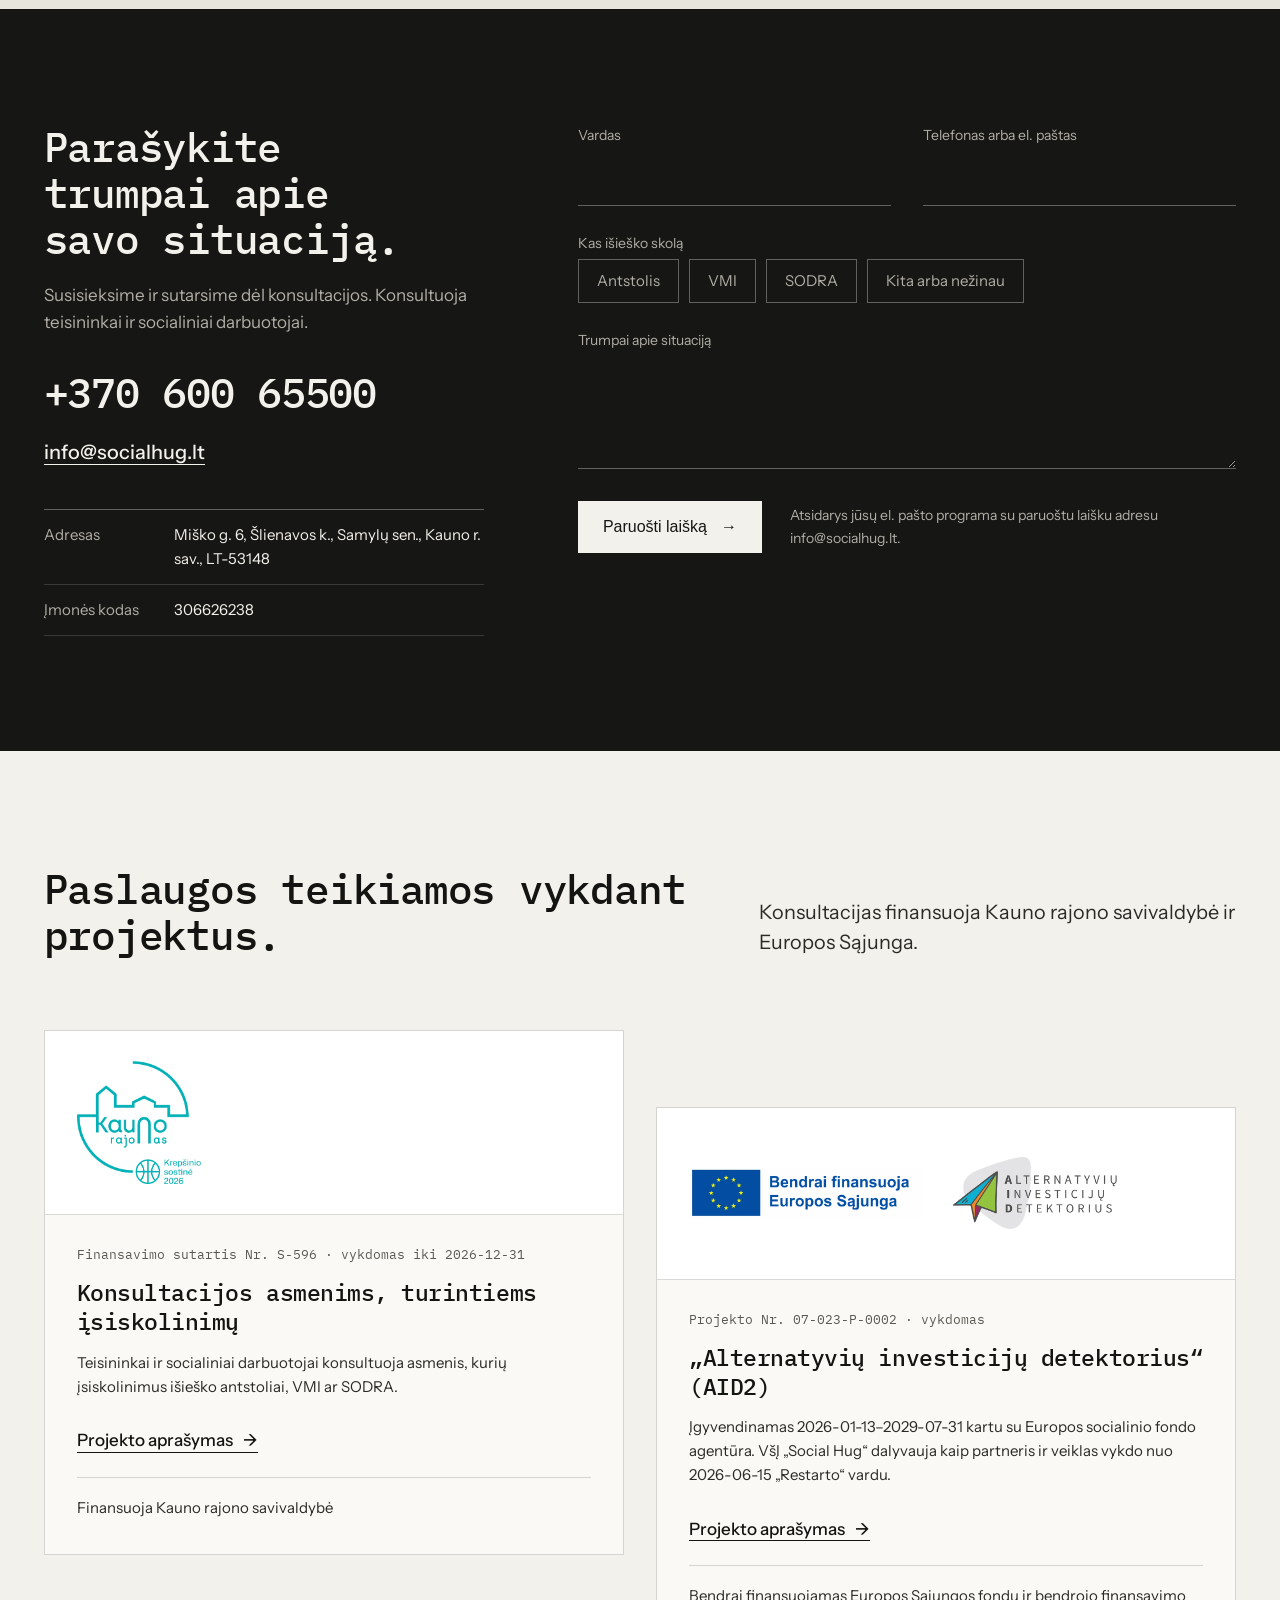
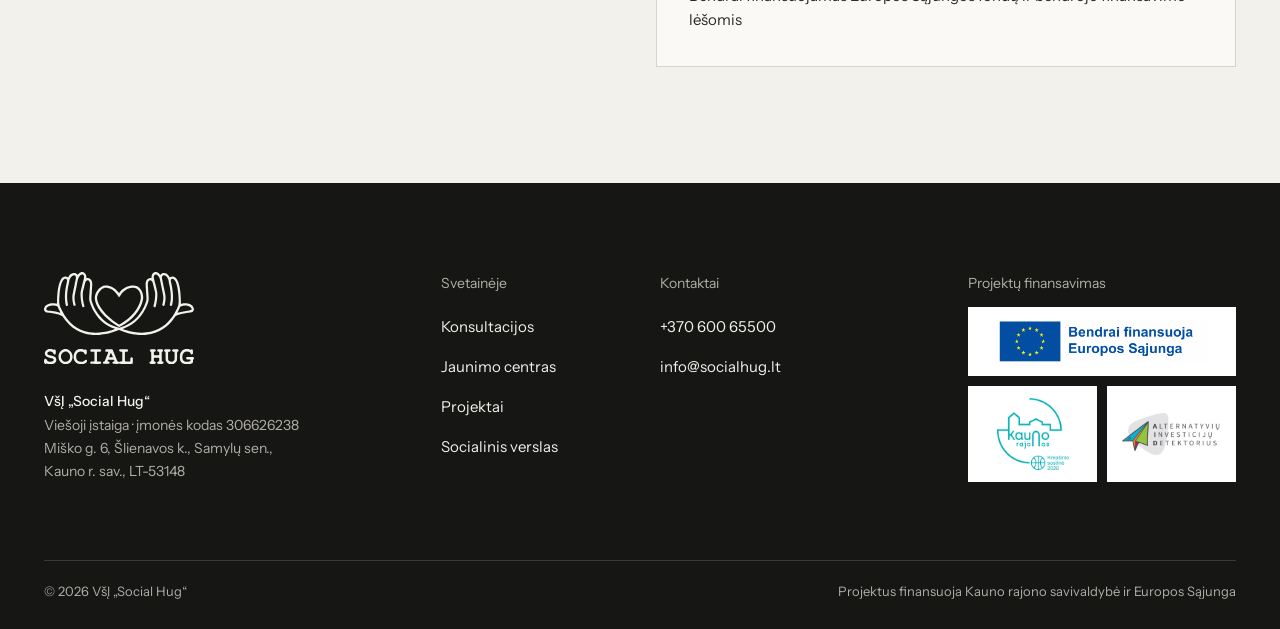
<file: konsultacijos.html>
<!DOCTYPE html>
<html lang="lt">
<head>
<meta charset="UTF-8">
<meta name="viewport" content="width=device-width, initial-scale=1, viewport-fit=cover">
<title>Konsultacijos turintiems įsiskolinimų, Kauno r. | Social Hug</title>
<meta name="description" content="Teisininkų ir socialinių darbuotojų konsultacijos asmenims, kurių įsiskolinimus išieško antstoliai, VMI ar SODRA. Kauno rajonas.">
<meta name="robots" content="index, follow, max-image-preview:large">
<meta name="theme-color" content="#F3F1EB">
<link rel="canonical" href="https://socialhug.lt/konsultacijos.html">
<meta property="og:type" content="website">
<meta property="og:locale" content="lt_LT">
<meta property="og:site_name" content="VšĮ „Social Hug“">
<meta property="og:title" content="Konsultacijos turintiems įsiskolinimų, Kauno r. | Social Hug">
<meta property="og:description" content="Teisininkų ir socialinių darbuotojų konsultacijos asmenims, kurių įsiskolinimus išieško antstoliai, VMI ar SODRA. Kauno rajonas.">
<meta property="og:url" content="https://socialhug.lt/konsultacijos.html">
<meta property="og:image" content="https://socialhug.lt/og.jpg">
<meta property="og:image:width" content="1200">
<meta property="og:image:height" content="630">
<meta name="twitter:card" content="summary_large_image">
<script type="application/ld+json">{"@context": "https://schema.org", "@type": "NGO", "name": "VšĮ Social Hug", "alternateName": "Social Hug", "url": "https://socialhug.lt/", "logo": "https://socialhug.lt/assets/logo.png", "image": "https://socialhug.lt/og.jpg", "email": "info@socialhug.lt", "telephone": "+37060065500", "taxID": "306626238", "foundingDate": "2023-11-10", "address": {"@type": "PostalAddress", "streetAddress": "Miško g. 6, Šlienavos k.", "addressLocality": "Samylų sen., Kauno r. sav.", "postalCode": "LT-53148", "addressRegion": "Kauno apskritis", "addressCountry": "LT"}, "areaServed": {"@type": "AdministrativeArea", "name": "Kauno rajono savivaldybė"}, "knowsLanguage": "lt"}</script>
<script>document.documentElement.classList.add('js')</script>
<link rel="icon" href="favicon.ico" sizes="48x48">
<link rel="icon" type="image/png" sizes="32x32" href="favicon.png">
<link rel="apple-touch-icon" href="apple-touch-icon.png">
<link rel="manifest" href="site.webmanifest">
<link rel="preconnect" href="https://fonts.googleapis.com">
<link rel="preconnect" href="https://fonts.gstatic.com" crossorigin>
<link href="https://fonts.googleapis.com/css2?family=IBM+Plex+Mono:wght@400;500&family=Instrument+Sans:wght@400;500;600&display=swap" rel="stylesheet">
<link rel="stylesheet" href="css/site.css">
</head>
<body>
<a class="skip" href="#turinys">Pereiti prie turinio</a>
<header class="nav" data-nav>
  <div class="wrap nav-in">
    <a class="brand" href="index.html" aria-label="VšĮ „Social Hug“, pradžia"><svg class="b-mark" viewBox="0 0 1876 788" aria-hidden="true" focusable="false"><g transform="translate(0,788) scale(1,-1)"><path d="M468 787 c-1 -1 -4 -2 -6 -3 -12 -3 -26 -13 -37 -27 -4 -4 -6 -4 -11 2 -18 22 -52 23 -80 3 -11 -8 -15 -13 -28 -35 -4 -6 -6 -6 -13 -3 -27 16 -63 3 -83 -32 -20 -32 -36 -97 -42 -164 -1 -7 -1 -17 -2 -23 -2 -19 -3 -57 -3 -85 -1 -15 -1 -28 -1 -28 0 -2 -5 -1 -18 1 -63 13 -123 -9 -139 -49 -1 -4 -3 -8 -4 -8 -1 -2 -1 -27 0 -27 1 0 2 -3 4 -6 7 -14 19 -21 36 -23 69 -7 135 -21 177 -38 10 -4 12 -6 23 -22 85 -127 207 -203 350 -217 3 0 8 -1 10 -2 5 -2 92 -2 97 0 2 1 7 2 12 2 10 1 42 6 52 8 23 4 31 5 46 9 40 10 79 23 113 37 16 7 17 7 26 3 59 -27 150 -51 218 -57 4 0 9 -1 11 -2 5 -2 93 -2 98 0 2 1 6 2 10 2 75 8 148 34 209 74 54 35 98 80 140 142 12 18 12 18 20 22 33 15 114 32 181 39 19 2 32 11 38 29 1 3 2 6 3 6 1 2 1 11 0 13 -1 2 -2 5 -3 8 -5 20 -21 38 -42 48 -27 12 -68 16 -98 10 -22 -5 -20 -7 -20 25 0 140 -24 253 -60 291 -22 21 -48 27 -71 14 -7 -4 -8 -3 -15 9 -17 29 -39 43 -67 43 -17 0 -25 -4 -36 -15 -8 -9 -9 -9 -16 -1 -8 11 -20 19 -33 24 -5 1 -9 3 -9 3 -1 1 -5 1 -9 1 -7 0 -9 0 -23 -7 -16 -8 -28 -32 -28 -57 0 -13 0 -14 -11 -12 -32 4 -59 -23 -63 -65 -1 -10 0 -24 3 -76 2 -20 4 -56 7 -99 2 -27 0 -39 -10 -68 -49 -136 -143 -241 -258 -287 -14 -6 -68 -24 -74 -25 -4 0 -52 15 -75 24 -116 45 -215 156 -261 291 -11 32 -11 39 -9 80 1 11 3 34 4 52 1 17 3 44 4 60 3 46 2 59 -7 79 -12 25 -31 37 -54 34 -11 -2 -12 -1 -11 8 2 25 -12 53 -32 62 -4 2 -8 4 -9 5 -4 1 -18 2 -21 0z m16 -30 c17 -5 21 -27 12 -61 -13 -53 -35 -143 -37 -153 -7 -42 1 -125 18 -180 5 -18 6 -19 20 -13 11 5 12 6 8 17 -16 46 -25 133 -18 172 4 20 30 123 33 128 4 8 20 17 28 17 15 0 28 -23 28 -47 0 -5 -1 -22 -2 -37 -1 -16 -3 -42 -4 -59 -1 -18 -3 -41 -4 -52 -2 -39 -1 -54 5 -73 36 -119 110 -223 202 -284 31 -21 81 -45 107 -52 13 -3 5 -8 -34 -20 -7 -2 -16 -5 -18 -5 -79 -25 -183 -32 -260 -20 -151 24 -267 116 -345 274 -33 67 -37 87 -30 175 8 121 29 194 59 213 12 7 24 8 30 0 7 -9 8 -20 2 -43 -3 -14 -9 -39 -13 -65 -1 -5 -2 -13 -3 -17 -1 -5 -1 -12 -2 -15 -9 -53 -5 -152 8 -187 3 -8 5 -8 17 -4 12 4 12 4 8 19 -17 69 -12 165 14 270 2 8 3 15 4 23 1 18 20 51 35 61 21 14 38 11 45 -8 4 -10 3 -18 -5 -57 -4 -19 -8 -36 -8 -38 0 -3 -2 -10 -3 -17 -3 -12 -5 -22 -15 -70 -8 -39 -9 -45 -11 -58 -3 -36 0 -74 11 -110 5 -20 6 -20 18 -16 13 4 14 6 11 15 -14 48 -17 89 -7 134 2 10 4 20 4 22 1 2 4 18 8 36 3 17 7 34 8 38 0 5 1 10 2 12 1 2 2 7 2 12 12 61 17 79 26 92 20 28 30 35 46 31z m921 -1 c16 -4 40 -34 43 -55 1 -5 3 -16 5 -23 2 -8 4 -19 5 -24 1 -5 3 -14 4 -19 5 -24 13 -64 14 -68 1 -2 2 -11 4 -19 9 -44 11 -55 12 -69 2 -30 -3 -67 -12 -97 -3 -11 -3 -12 9 -17 15 -5 15 -4 22 23 11 45 13 87 5 125 -2 9 -4 17 -4 20 -1 4 -4 20 -10 48 -2 11 -6 27 -8 36 -1 9 -4 23 -6 31 -2 8 -3 17 -4 19 0 2 -2 12 -4 22 -5 20 -6 29 -4 36 5 26 30 31 53 9 6 -5 9 -10 19 -27 9 -17 9 -17 10 -30 1 -9 2 -17 5 -29 25 -100 30 -197 13 -261 -5 -18 -5 -17 9 -22 12 -4 14 -3 19 16 16 64 13 156 -9 255 -10 44 -10 42 -8 50 8 30 42 19 60 -20 29 -63 48 -236 31 -296 -12 -41 -53 -116 -91 -165 -127 -167 -328 -217 -564 -143 -38 12 -41 14 -24 20 132 43 241 156 296 305 17 47 17 48 11 135 -5 69 -6 88 -7 102 -3 41 15 69 38 57 9 -4 18 -13 20 -19 4 -12 30 -118 32 -128 5 -41 -3 -119 -19 -165 -4 -13 -4 -14 8 -19 12 -5 14 -4 19 8 15 44 25 128 20 170 -2 20 -3 24 -24 110 -22 86 -22 87 -18 100 6 17 15 23 30 18z m-1281 -388 c23 -2 49 -11 49 -17 0 -2 15 -36 23 -52 10 -21 10 -23 -5 -18 -15 4 -50 13 -61 15 -3 0 -9 1 -14 2 -16 3 -55 8 -70 10 -29 2 -19 39 15 52 19 7 41 10 63 8z m1668 -2 c32 -6 49 -19 53 -39 1 -7 0 -12 -4 -15 -3 -3 -3 -3 -26 -6 -49 -6 -95 -15 -130 -25 -16 -4 -17 -4 -6 19 5 10 12 25 15 33 10 23 10 23 24 28 22 8 50 10 74 5z M762 619 c-53 -6 -102 -55 -122 -122 -31 -103 91 -273 281 -389 20 -12 17 -12 41 1 144 75 253 206 276 332 10 53 -7 109 -43 147 -24 23 -44 31 -80 31 -63 0 -126 -31 -165 -82 -11 -14 -11 -14 -22 0 -43 57 -108 88 -166 82z m36 -31 c49 -8 85 -36 125 -94 7 -11 14 -21 15 -21 3 -2 5 0 18 20 13 21 14 23 24 35 46 54 138 80 181 50 38 -26 58 -81 48 -132 -21 -113 -120 -234 -249 -305 -21 -12 -18 -12 -41 3 -140 90 -249 222 -255 310 -4 46 39 116 81 131 15 6 34 7 53 3z"/></g></svg><svg class="b-word" viewBox="0 0 1728 176" aria-hidden="true" focusable="false"><g transform="translate(0,176) scale(1,-1)"><path d="M50 175 c-1 -1 -4 -3 -8 -4 -34 -14 -44 -51 -21 -76 10 -11 21 -15 51 -22 28 -5 33 -8 38 -15 11 -18 -24 -37 -52 -28 -16 5 -21 9 -27 21 -8 16 -19 17 -28 3 -5 -9 -5 -31 0 -40 6 -10 13 -12 21 -7 3 2 5 3 6 3 2 0 23 -8 24 -9 2 -2 41 -1 44 0 1 1 5 3 9 4 24 10 37 29 34 51 -4 26 -20 38 -63 46 -32 6 -41 12 -40 25 3 28 59 28 68 0 6 -18 22 -20 28 -5 2 7 2 33 0 40 -4 10 -10 12 -19 7 -7 -3 -7 -3 -15 1 -5 2 -9 4 -10 5 -2 2 -38 2 -40 0z M227 174 c-2 -1 -8 -4 -13 -6 -11 -6 -21 -13 -28 -23 -26 -31 -26 -83 0 -114 10 -13 16 -17 42 -29 5 -3 36 -3 39 -1 1 1 5 3 9 4 72 28 70 140 -3 166 -3 2 -7 3 -7 4 0 2 -35 1 -39 -1z m39 -30 c47 -23 45 -93 -2 -113 -39 -16 -80 31 -67 76 10 32 43 49 69 37z M401 175 c-1 -1 -3 -2 -5 -3 -40 -12 -61 -54 -54 -105 4 -29 24 -52 52 -62 6 -1 11 -3 11 -4 2 -2 44 -1 47 0 1 1 6 3 11 4 28 10 42 31 28 43 -7 6 -12 5 -22 -5 -13 -11 -22 -15 -40 -15 -35 0 -56 17 -58 47 -3 31 4 52 22 64 24 16 65 9 71 -13 4 -17 24 -19 28 -3 1 6 1 32 0 38 -3 10 -11 13 -22 8 -6 -3 -6 -3 -16 1 -6 2 -11 4 -12 5 -2 2 -38 2 -41 0z M1625 174 c-1 -1 -3 -2 -4 -2 -5 0 -23 -11 -32 -19 -17 -18 -23 -34 -23 -68 0 -47 13 -67 50 -79 6 -3 11 -5 12 -5 1 -2 47 -1 50 0 1 1 5 3 10 5 27 8 29 10 29 30 0 17 0 18 7 22 4 2 4 2 4 12 0 15 2 14 -43 14 -43 0 -46 -1 -46 -14 0 -12 5 -14 28 -14 20 0 21 0 21 -10 0 -3 -1 -7 -1 -8 -4 -8 -35 -13 -56 -8 -23 5 -33 16 -36 39 -6 49 14 79 54 79 21 0 36 -8 39 -21 5 -17 19 -20 27 -7 3 5 2 39 0 44 -5 8 -12 10 -19 5 -3 -2 -5 -3 -6 -3 -2 0 -20 8 -21 9 -3 2 -41 1 -44 -1z M540 170 c-11 -6 -10 -19 0 -25 2 -1 7 -1 20 -1 24 0 21 7 21 -56 0 -63 3 -56 -21 -56 -18 0 -20 0 -25 -5 -6 -6 -3 -17 5 -22 5 -2 107 -2 112 1 10 5 10 19 0 24 -3 2 -6 2 -21 2 -24 0 -21 -7 -21 56 0 63 -3 56 21 56 15 0 18 0 21 2 10 5 10 19 0 24 -6 3 -108 3 -112 0z M713 171 c-12 -5 -12 -20 -1 -26 2 -1 6 -1 14 -1 16 0 16 -1 10 -18 -42 -103 -37 -93 -43 -94 -16 -2 -21 -19 -7 -27 4 -2 57 -2 61 0 15 7 10 27 -7 27 -9 0 -10 4 -5 15 3 5 4 5 36 5 36 0 35 0 39 -8 4 -9 2 -12 -6 -12 -17 0 -22 -20 -7 -27 6 -2 57 -2 62 1 3 2 6 3 7 3 0 0 3 -1 6 -3 6 -3 145 -4 149 0 3 2 4 54 2 63 -3 12 -20 15 -26 4 -2 -3 -3 -5 -3 -21 0 -16 0 -17 -2 -19 -4 -2 -55 -2 -58 1 -2 1 -2 1 -2 54 0 62 -2 56 15 56 16 0 21 4 21 14 0 13 -2 14 -51 14 -44 0 -45 0 -49 -6 -7 -13 1 -22 19 -22 17 0 15 6 15 -56 0 -62 2 -56 -15 -56 -9 0 -11 0 -15 -3 -6 -3 -7 -3 -13 0 -2 2 -6 3 -7 3 -6 0 -7 3 -22 39 -7 18 -17 43 -22 56 -5 12 -11 26 -13 32 -3 8 -5 10 -7 12 -4 2 -71 2 -75 0z m61 -43 c1 0 14 -31 18 -40 2 -7 0 -8 -20 -8 -24 0 -24 -1 -14 23 11 25 12 27 16 25z M1227 170 c-10 -6 -9 -19 2 -25 7 -4 7 -1 7 -57 0 -58 0 -56 -7 -56 -15 0 -19 -20 -6 -26 6 -3 53 -3 58 0 12 7 8 24 -6 26 -9 1 -9 1 -9 22 0 24 -3 22 31 22 34 0 31 2 31 -22 0 -21 0 -21 -9 -22 -16 -2 -21 -18 -8 -26 5 -3 53 -3 59 0 13 6 9 26 -6 26 -7 0 -7 -2 -7 56 0 55 0 54 5 56 10 3 14 16 7 24 -4 4 -4 4 -29 4 -32 0 -36 -2 -36 -14 0 -9 5 -13 15 -14 9 -1 9 -1 9 -20 0 -22 3 -20 -31 -20 -34 0 -31 -2 -31 20 0 19 0 19 9 20 14 2 18 19 6 26 -6 3 -48 3 -54 0z M1391 170 c-12 -5 -9 -22 4 -26 6 -2 6 -1 6 -49 1 -42 1 -45 3 -51 5 -16 24 -34 39 -40 3 -1 6 -2 7 -3 2 -1 36 -2 36 0 0 0 5 3 11 6 17 8 28 20 34 36 2 8 2 8 3 53 1 48 0 46 6 48 14 4 16 21 3 27 -5 2 -54 2 -59 -1 -15 -8 -8 -26 10 -26 12 0 11 3 11 -46 0 -47 0 -46 -6 -55 -14 -18 -43 -20 -59 -3 -10 9 -9 7 -10 57 0 51 -1 47 11 47 19 0 26 18 11 26 -5 3 -56 3 -61 0z"/></g></svg></a>
    <nav class="nav-links" aria-label="Pagrindinė navigacija"><a href="konsultacijos.html" aria-current="page">Konsultacijos</a><a href="jaunimas.html">Jaunimas</a><a href="projektai.html">Projektai</a><a href="#kontaktai">Kontaktai</a><a class="btn nav-tel" href="tel:+37060065500">+370 600 65500</a></nav>
    <button class="nav-menu" type="button" aria-expanded="false" aria-controls="sheet"><span class="bars" aria-hidden="true"></span>Meniu</button>
    <div class="nav-sheet" id="sheet"><a href="konsultacijos.html">Konsultacijos</a><a href="jaunimas.html">Jaunimas</a><a href="projektai.html">Projektai</a><a href="#kontaktai">Kontaktai</a><a class="btn" href="tel:+37060065500">Skambinti +370 600 65500</a></div>
  </div>
</header>
<main id="turinys">
  <section class="hero hero-sub" data-hero>
    <div class="wrap hero-grid">
      <div>
        <h1 class="t-display rv">Teisinė ir socialinė pagalba turintiems įsiskolinimų.</h1>
        <p class="lead rv" style="--d:140ms">Teikiame teisines ir socialinio darbuotojo konsultacijas asmenims, susiduriantiems su ekonominiais sunkumais.<span class="m-hide"> Siekiame, kad žmonės išspręstų sunkumus ir grįžtų į darbo rinką.</span></p>
        <div class="acts rv" style="--d:280ms">
          <a class="btn" href="#kreiptis">Kreiptis dėl konsultacijos <span class="arr" aria-hidden="true">→</span></a>
          <a class="lnk" href="tel:+37060065500">+370 600 65500</a>
        </div>
      </div>
      <div class="stack rv" style="--d:420ms">
        <span class="cap">Kai skolą išieško</span>
        <ul><li>antstoliai</li><li>VMI</li><li>SODRA</li></ul>
        <p class="note">Konsultuoja teisininkai ir socialiniai darbuotojai.</p>
      </div>
    </div>
  </section>

  <section class="sec sec-tone" aria-labelledby="paslaugos-h">
    <div class="wrap">
      <div class="head">
        <h2 class="t-h2 rv" id="paslaugos-h">Kaip padedame.</h2>
        <p class="lead rv" style="--d:120ms">Pagalba pritaikoma kiekvieno žmogaus situacijai: nuo skolų peržiūros iki grįžimo į darbą.</p>
      </div>
      <div class="rows" data-stagger="80"><div class="row"><h3 class="t-h3">Situacijos įvertinimas</h3><p>Kartu peržiūrime įsiskolinimus ir vykdomus išieškojimus, kad būtų aišku, nuo ko pradėti.</p></div><div class="row"><h3 class="t-h3">Teisinės konsultacijos</h3><p>Dėl skolų, sutarčių ir kitų finansinių įsipareigojimų, taip pat dėl įsiskolinimų, kuriuos išieško antstoliai, VMI ar SODRA.</p></div><div class="row"><h3 class="t-h3">Socialinio darbuotojo konsultacijos</h3><p>Dėl socialinių paslaugų ir paramos galimybių.</p></div><div class="row"><h3 class="t-h3">Informacija apie paramą ir teises</h3><p>Paaiškiname esamus paramos mechanizmus ir skolininko teises.</p></div><div class="row"><h3 class="t-h3">Kelias į darbo rinką</h3><p>Kartu su darbdaviais ir švietimo įstaigomis organizuojame mokymus bei praktines veiklas, padedančias įgyti ar atnaujinti darbo rinkai reikalingus įgūdžius.</p></div></div>
    </div>
  </section>

  <section class="sec dark" id="kontaktai" aria-labelledby="kreiptis-h">
    <div class="wrap req">
      <div class="req-side rv">
        <h2 class="t-h2" id="kreiptis-h">Parašykite trumpai apie savo situaciją.</h2>
        <p class="muted">Susisieksime ir sutarsime dėl konsultacijos. Konsultuoja teisininkai ir socialiniai darbuotojai.</p>
        <a class="tel-big" href="tel:+37060065500">+370 600 65500</a><br>
        <a class="lnk mail" href="mailto:info@socialhug.lt">info@socialhug.lt</a>
        <dl class="reg">
          <div><dt>Adresas</dt><dd>Miško g. 6, Šlienavos k., Samylų sen., Kauno r. sav., LT-53148</dd></div>
          <div><dt>Įmonės kodas</dt><dd>306626238</dd></div>
        </dl>
      </div>
      <form class="form rv" id="kreiptis" style="--d:120ms" data-mailto="info@socialhug.lt" novalidate>
        <div class="fld"><label for="f-name">Vardas</label><input id="f-name" name="vardas" autocomplete="given-name" required></div>
        <div class="fld"><label for="f-contact">Telefonas arba el. paštas</label><input id="f-contact" name="kontaktas" autocomplete="tel" inputmode="email" required></div>
        <fieldset class="fld fld-wide"><legend>Kas išieško skolą</legend><div class="chips"><label class="chip"><input type="radio" name="kas" value="Antstolis"><span>Antstolis</span></label><label class="chip"><input type="radio" name="kas" value="VMI"><span>VMI</span></label><label class="chip"><input type="radio" name="kas" value="SODRA"><span>SODRA</span></label><label class="chip"><input type="radio" name="kas" value="Kita arba nežinau"><span>Kita arba nežinau</span></label></div></fieldset>
        <div class="fld fld-wide"><label for="f-msg">Trumpai apie situaciją</label><textarea id="f-msg" name="zinute" rows="3"></textarea></div>
        <div class="form-foot">
          <button class="btn" type="submit">Paruošti laišką <span class="arr" aria-hidden="true">→</span></button>
          <p class="muted">Atsidarys jūsų el. pašto programa su paruoštu laišku adresu info@socialhug.lt.</p>
        </div>
        <p class="form-msg" role="status" aria-live="polite"></p>
      </form>
    </div>
  </section>

  <section class="sec" id="projektai" aria-labelledby="projektai-h" data-client-only>
    <div class="wrap">
      <div class="head">
        <h2 class="t-h2 rv" id="projektai-h">Paslaugos teikiamos vykdant projektus.</h2>
        <p class="lead rv" style="--d:120ms">Konsultacijas finansuoja Kauno rajono savivaldybė ir Europos Sąjunga.</p>
      </div>
      <div class="sheets">
        <article class="sheet rv" style="--d:0ms">
          <div class="sheet-logos"><img class="lg-kr" src="assets/kauno-r-logo.webp" alt="Kauno rajono savivaldybės ženklas" width="387" height="384" ></div>
          <div class="sheet-body">
            <h3 class="t-h3">Konsultacijos asmenims, turintiems įsiskolinimų</h3>
            <p class="cap">Finansavimo sutartis Nr. S-596 · vykdomas iki 2026-12-31</p>
            <p class="m-hide">Teisininkai ir socialiniai darbuotojai konsultuoja asmenis, kurių įsiskolinimus išieško antstoliai, VMI ar SODRA.</p>
            <a class="lnk" href="projektai.html#kauno-r">Projekto aprašymas <span class="arr" aria-hidden="true">→</span></a>
            <p class="sheet-funder m-hide">Finansuoja Kauno rajono savivaldybė</p>
          </div>
        </article>
        <article class="sheet rv" style="--d:140ms">
          <div class="sheet-logos"><img class="lg-eu" src="assets/eu-badge.webp" alt="Bendrai finansuoja Europos Sąjunga" width="800" height="174" loading="lazy"><img class="lg-aid" src="assets/aid-logo.webp" alt="Projekto „Alternatyvių investicijų detektorius“ ženklas" width="600" height="257" loading="lazy"></div>
          <div class="sheet-body">
            <h3 class="t-h3">„Alternatyvių investicijų detektorius“ (AID2)</h3>
            <p class="cap">Projekto Nr. 07-023-P-0002 · vykdomas</p>
            <p class="m-hide">Įgyvendinamas 2026-01-13–2029-07-31 kartu su Europos socialinio fondo agentūra. VšĮ „Social Hug“ dalyvauja kaip partneris ir veiklas vykdo nuo 2026-06-15 „Restarto“ vardu.</p>
            <a class="lnk" href="projektai.html#aid2">Projekto aprašymas <span class="arr" aria-hidden="true">→</span></a>
            <p class="sheet-funder m-hide">Bendrai finansuojamas Europos Sąjungos fondų ir bendrojo finansavimo lėšomis</p>
          </div>
        </article>
      </div>
    </div>
  </section>
</main>
<footer class="foot">
  <div class="wrap">
    <div class="foot-grid">
      <div class="foot-brand">
        <svg class="b-mark" viewBox="0 0 1876 788" role="img" aria-label="Social Hug"><g transform="translate(0,788) scale(1,-1)"><path d="M468 787 c-1 -1 -4 -2 -6 -3 -12 -3 -26 -13 -37 -27 -4 -4 -6 -4 -11 2 -18 22 -52 23 -80 3 -11 -8 -15 -13 -28 -35 -4 -6 -6 -6 -13 -3 -27 16 -63 3 -83 -32 -20 -32 -36 -97 -42 -164 -1 -7 -1 -17 -2 -23 -2 -19 -3 -57 -3 -85 -1 -15 -1 -28 -1 -28 0 -2 -5 -1 -18 1 -63 13 -123 -9 -139 -49 -1 -4 -3 -8 -4 -8 -1 -2 -1 -27 0 -27 1 0 2 -3 4 -6 7 -14 19 -21 36 -23 69 -7 135 -21 177 -38 10 -4 12 -6 23 -22 85 -127 207 -203 350 -217 3 0 8 -1 10 -2 5 -2 92 -2 97 0 2 1 7 2 12 2 10 1 42 6 52 8 23 4 31 5 46 9 40 10 79 23 113 37 16 7 17 7 26 3 59 -27 150 -51 218 -57 4 0 9 -1 11 -2 5 -2 93 -2 98 0 2 1 6 2 10 2 75 8 148 34 209 74 54 35 98 80 140 142 12 18 12 18 20 22 33 15 114 32 181 39 19 2 32 11 38 29 1 3 2 6 3 6 1 2 1 11 0 13 -1 2 -2 5 -3 8 -5 20 -21 38 -42 48 -27 12 -68 16 -98 10 -22 -5 -20 -7 -20 25 0 140 -24 253 -60 291 -22 21 -48 27 -71 14 -7 -4 -8 -3 -15 9 -17 29 -39 43 -67 43 -17 0 -25 -4 -36 -15 -8 -9 -9 -9 -16 -1 -8 11 -20 19 -33 24 -5 1 -9 3 -9 3 -1 1 -5 1 -9 1 -7 0 -9 0 -23 -7 -16 -8 -28 -32 -28 -57 0 -13 0 -14 -11 -12 -32 4 -59 -23 -63 -65 -1 -10 0 -24 3 -76 2 -20 4 -56 7 -99 2 -27 0 -39 -10 -68 -49 -136 -143 -241 -258 -287 -14 -6 -68 -24 -74 -25 -4 0 -52 15 -75 24 -116 45 -215 156 -261 291 -11 32 -11 39 -9 80 1 11 3 34 4 52 1 17 3 44 4 60 3 46 2 59 -7 79 -12 25 -31 37 -54 34 -11 -2 -12 -1 -11 8 2 25 -12 53 -32 62 -4 2 -8 4 -9 5 -4 1 -18 2 -21 0z m16 -30 c17 -5 21 -27 12 -61 -13 -53 -35 -143 -37 -153 -7 -42 1 -125 18 -180 5 -18 6 -19 20 -13 11 5 12 6 8 17 -16 46 -25 133 -18 172 4 20 30 123 33 128 4 8 20 17 28 17 15 0 28 -23 28 -47 0 -5 -1 -22 -2 -37 -1 -16 -3 -42 -4 -59 -1 -18 -3 -41 -4 -52 -2 -39 -1 -54 5 -73 36 -119 110 -223 202 -284 31 -21 81 -45 107 -52 13 -3 5 -8 -34 -20 -7 -2 -16 -5 -18 -5 -79 -25 -183 -32 -260 -20 -151 24 -267 116 -345 274 -33 67 -37 87 -30 175 8 121 29 194 59 213 12 7 24 8 30 0 7 -9 8 -20 2 -43 -3 -14 -9 -39 -13 -65 -1 -5 -2 -13 -3 -17 -1 -5 -1 -12 -2 -15 -9 -53 -5 -152 8 -187 3 -8 5 -8 17 -4 12 4 12 4 8 19 -17 69 -12 165 14 270 2 8 3 15 4 23 1 18 20 51 35 61 21 14 38 11 45 -8 4 -10 3 -18 -5 -57 -4 -19 -8 -36 -8 -38 0 -3 -2 -10 -3 -17 -3 -12 -5 -22 -15 -70 -8 -39 -9 -45 -11 -58 -3 -36 0 -74 11 -110 5 -20 6 -20 18 -16 13 4 14 6 11 15 -14 48 -17 89 -7 134 2 10 4 20 4 22 1 2 4 18 8 36 3 17 7 34 8 38 0 5 1 10 2 12 1 2 2 7 2 12 12 61 17 79 26 92 20 28 30 35 46 31z m921 -1 c16 -4 40 -34 43 -55 1 -5 3 -16 5 -23 2 -8 4 -19 5 -24 1 -5 3 -14 4 -19 5 -24 13 -64 14 -68 1 -2 2 -11 4 -19 9 -44 11 -55 12 -69 2 -30 -3 -67 -12 -97 -3 -11 -3 -12 9 -17 15 -5 15 -4 22 23 11 45 13 87 5 125 -2 9 -4 17 -4 20 -1 4 -4 20 -10 48 -2 11 -6 27 -8 36 -1 9 -4 23 -6 31 -2 8 -3 17 -4 19 0 2 -2 12 -4 22 -5 20 -6 29 -4 36 5 26 30 31 53 9 6 -5 9 -10 19 -27 9 -17 9 -17 10 -30 1 -9 2 -17 5 -29 25 -100 30 -197 13 -261 -5 -18 -5 -17 9 -22 12 -4 14 -3 19 16 16 64 13 156 -9 255 -10 44 -10 42 -8 50 8 30 42 19 60 -20 29 -63 48 -236 31 -296 -12 -41 -53 -116 -91 -165 -127 -167 -328 -217 -564 -143 -38 12 -41 14 -24 20 132 43 241 156 296 305 17 47 17 48 11 135 -5 69 -6 88 -7 102 -3 41 15 69 38 57 9 -4 18 -13 20 -19 4 -12 30 -118 32 -128 5 -41 -3 -119 -19 -165 -4 -13 -4 -14 8 -19 12 -5 14 -4 19 8 15 44 25 128 20 170 -2 20 -3 24 -24 110 -22 86 -22 87 -18 100 6 17 15 23 30 18z m-1281 -388 c23 -2 49 -11 49 -17 0 -2 15 -36 23 -52 10 -21 10 -23 -5 -18 -15 4 -50 13 -61 15 -3 0 -9 1 -14 2 -16 3 -55 8 -70 10 -29 2 -19 39 15 52 19 7 41 10 63 8z m1668 -2 c32 -6 49 -19 53 -39 1 -7 0 -12 -4 -15 -3 -3 -3 -3 -26 -6 -49 -6 -95 -15 -130 -25 -16 -4 -17 -4 -6 19 5 10 12 25 15 33 10 23 10 23 24 28 22 8 50 10 74 5z M762 619 c-53 -6 -102 -55 -122 -122 -31 -103 91 -273 281 -389 20 -12 17 -12 41 1 144 75 253 206 276 332 10 53 -7 109 -43 147 -24 23 -44 31 -80 31 -63 0 -126 -31 -165 -82 -11 -14 -11 -14 -22 0 -43 57 -108 88 -166 82z m36 -31 c49 -8 85 -36 125 -94 7 -11 14 -21 15 -21 3 -2 5 0 18 20 13 21 14 23 24 35 46 54 138 80 181 50 38 -26 58 -81 48 -132 -21 -113 -120 -234 -249 -305 -21 -12 -18 -12 -41 3 -140 90 -249 222 -255 310 -4 46 39 116 81 131 15 6 34 7 53 3z"/></g></svg><svg class="b-word" viewBox="0 0 1728 176" aria-hidden="true" focusable="false"><g transform="translate(0,176) scale(1,-1)"><path d="M50 175 c-1 -1 -4 -3 -8 -4 -34 -14 -44 -51 -21 -76 10 -11 21 -15 51 -22 28 -5 33 -8 38 -15 11 -18 -24 -37 -52 -28 -16 5 -21 9 -27 21 -8 16 -19 17 -28 3 -5 -9 -5 -31 0 -40 6 -10 13 -12 21 -7 3 2 5 3 6 3 2 0 23 -8 24 -9 2 -2 41 -1 44 0 1 1 5 3 9 4 24 10 37 29 34 51 -4 26 -20 38 -63 46 -32 6 -41 12 -40 25 3 28 59 28 68 0 6 -18 22 -20 28 -5 2 7 2 33 0 40 -4 10 -10 12 -19 7 -7 -3 -7 -3 -15 1 -5 2 -9 4 -10 5 -2 2 -38 2 -40 0z M227 174 c-2 -1 -8 -4 -13 -6 -11 -6 -21 -13 -28 -23 -26 -31 -26 -83 0 -114 10 -13 16 -17 42 -29 5 -3 36 -3 39 -1 1 1 5 3 9 4 72 28 70 140 -3 166 -3 2 -7 3 -7 4 0 2 -35 1 -39 -1z m39 -30 c47 -23 45 -93 -2 -113 -39 -16 -80 31 -67 76 10 32 43 49 69 37z M401 175 c-1 -1 -3 -2 -5 -3 -40 -12 -61 -54 -54 -105 4 -29 24 -52 52 -62 6 -1 11 -3 11 -4 2 -2 44 -1 47 0 1 1 6 3 11 4 28 10 42 31 28 43 -7 6 -12 5 -22 -5 -13 -11 -22 -15 -40 -15 -35 0 -56 17 -58 47 -3 31 4 52 22 64 24 16 65 9 71 -13 4 -17 24 -19 28 -3 1 6 1 32 0 38 -3 10 -11 13 -22 8 -6 -3 -6 -3 -16 1 -6 2 -11 4 -12 5 -2 2 -38 2 -41 0z M1625 174 c-1 -1 -3 -2 -4 -2 -5 0 -23 -11 -32 -19 -17 -18 -23 -34 -23 -68 0 -47 13 -67 50 -79 6 -3 11 -5 12 -5 1 -2 47 -1 50 0 1 1 5 3 10 5 27 8 29 10 29 30 0 17 0 18 7 22 4 2 4 2 4 12 0 15 2 14 -43 14 -43 0 -46 -1 -46 -14 0 -12 5 -14 28 -14 20 0 21 0 21 -10 0 -3 -1 -7 -1 -8 -4 -8 -35 -13 -56 -8 -23 5 -33 16 -36 39 -6 49 14 79 54 79 21 0 36 -8 39 -21 5 -17 19 -20 27 -7 3 5 2 39 0 44 -5 8 -12 10 -19 5 -3 -2 -5 -3 -6 -3 -2 0 -20 8 -21 9 -3 2 -41 1 -44 -1z M540 170 c-11 -6 -10 -19 0 -25 2 -1 7 -1 20 -1 24 0 21 7 21 -56 0 -63 3 -56 -21 -56 -18 0 -20 0 -25 -5 -6 -6 -3 -17 5 -22 5 -2 107 -2 112 1 10 5 10 19 0 24 -3 2 -6 2 -21 2 -24 0 -21 -7 -21 56 0 63 -3 56 21 56 15 0 18 0 21 2 10 5 10 19 0 24 -6 3 -108 3 -112 0z M713 171 c-12 -5 -12 -20 -1 -26 2 -1 6 -1 14 -1 16 0 16 -1 10 -18 -42 -103 -37 -93 -43 -94 -16 -2 -21 -19 -7 -27 4 -2 57 -2 61 0 15 7 10 27 -7 27 -9 0 -10 4 -5 15 3 5 4 5 36 5 36 0 35 0 39 -8 4 -9 2 -12 -6 -12 -17 0 -22 -20 -7 -27 6 -2 57 -2 62 1 3 2 6 3 7 3 0 0 3 -1 6 -3 6 -3 145 -4 149 0 3 2 4 54 2 63 -3 12 -20 15 -26 4 -2 -3 -3 -5 -3 -21 0 -16 0 -17 -2 -19 -4 -2 -55 -2 -58 1 -2 1 -2 1 -2 54 0 62 -2 56 15 56 16 0 21 4 21 14 0 13 -2 14 -51 14 -44 0 -45 0 -49 -6 -7 -13 1 -22 19 -22 17 0 15 6 15 -56 0 -62 2 -56 -15 -56 -9 0 -11 0 -15 -3 -6 -3 -7 -3 -13 0 -2 2 -6 3 -7 3 -6 0 -7 3 -22 39 -7 18 -17 43 -22 56 -5 12 -11 26 -13 32 -3 8 -5 10 -7 12 -4 2 -71 2 -75 0z m61 -43 c1 0 14 -31 18 -40 2 -7 0 -8 -20 -8 -24 0 -24 -1 -14 23 11 25 12 27 16 25z M1227 170 c-10 -6 -9 -19 2 -25 7 -4 7 -1 7 -57 0 -58 0 -56 -7 -56 -15 0 -19 -20 -6 -26 6 -3 53 -3 58 0 12 7 8 24 -6 26 -9 1 -9 1 -9 22 0 24 -3 22 31 22 34 0 31 2 31 -22 0 -21 0 -21 -9 -22 -16 -2 -21 -18 -8 -26 5 -3 53 -3 59 0 13 6 9 26 -6 26 -7 0 -7 -2 -7 56 0 55 0 54 5 56 10 3 14 16 7 24 -4 4 -4 4 -29 4 -32 0 -36 -2 -36 -14 0 -9 5 -13 15 -14 9 -1 9 -1 9 -20 0 -22 3 -20 -31 -20 -34 0 -31 -2 -31 20 0 19 0 19 9 20 14 2 18 19 6 26 -6 3 -48 3 -54 0z M1391 170 c-12 -5 -9 -22 4 -26 6 -2 6 -1 6 -49 1 -42 1 -45 3 -51 5 -16 24 -34 39 -40 3 -1 6 -2 7 -3 2 -1 36 -2 36 0 0 0 5 3 11 6 17 8 28 20 34 36 2 8 2 8 3 53 1 48 0 46 6 48 14 4 16 21 3 27 -5 2 -54 2 -59 -1 -15 -8 -8 -26 10 -26 12 0 11 3 11 -46 0 -47 0 -46 -6 -55 -14 -18 -43 -20 -59 -3 -10 9 -9 7 -10 57 0 51 -1 47 11 47 19 0 26 18 11 26 -5 3 -56 3 -61 0z"/></g></svg>
        <p class="foot-org"><strong>VšĮ „Social Hug“</strong><br>Viešoji įstaiga · įmonės kodas 306626238<br>Miško g. 6, Šlienavos k., Samylų sen.,<br>Kauno r. sav., LT-53148</p>
      </div>
      <nav aria-label="Svetainė">
        <h2>Svetainėje</h2>
        <ul><li><a href="konsultacijos.html">Konsultacijos</a></li><li><a href="jaunimas.html">Jaunimo centras</a></li><li><a href="projektai.html">Projektai</a></li><li><a href="socialinis-verslas.html">Socialinis verslas</a></li></ul>
      </nav>
      <div>
        <h2>Kontaktai</h2>
        <ul><li><a href="tel:+37060065500">+370 600 65500</a></li><li><a href="mailto:info@socialhug.lt">info@socialhug.lt</a></li></ul>
      </div>
      <div>
        <h2>Projektų finansavimas</h2>
        <div class="funders">
          <div class="chip-w"><img class="f-eu" src="assets/eu-badge.webp" alt="Bendrai finansuoja Europos Sąjunga" width="800" height="174" loading="lazy"></div>
          <div class="f-row">
            <div class="chip-w"><img class="f-kr" src="assets/kauno-r-logo.webp" alt="Kauno rajono savivaldybė" width="387" height="384" loading="lazy"></div>
            <div class="chip-w"><img class="f-aid" style="width:100px" src="assets/aid-logo.webp" alt="Projekto „Alternatyvių investicijų detektorius“ ženklas" width="600" height="257" loading="lazy"></div>
          </div>
        </div>
      </div>
    </div>
    <div class="foot-base"><p>© 2026 VšĮ „Social Hug“</p><p>Projektus finansuoja Kauno rajono savivaldybė ir Europos Sąjunga</p></div>
  </div>
</footer>
<script src="js/lenis.min.js" defer></script>
<script src="js/motion.js" defer></script>
<script src="js/site.js" defer></script>
</body>
</html>
</file>
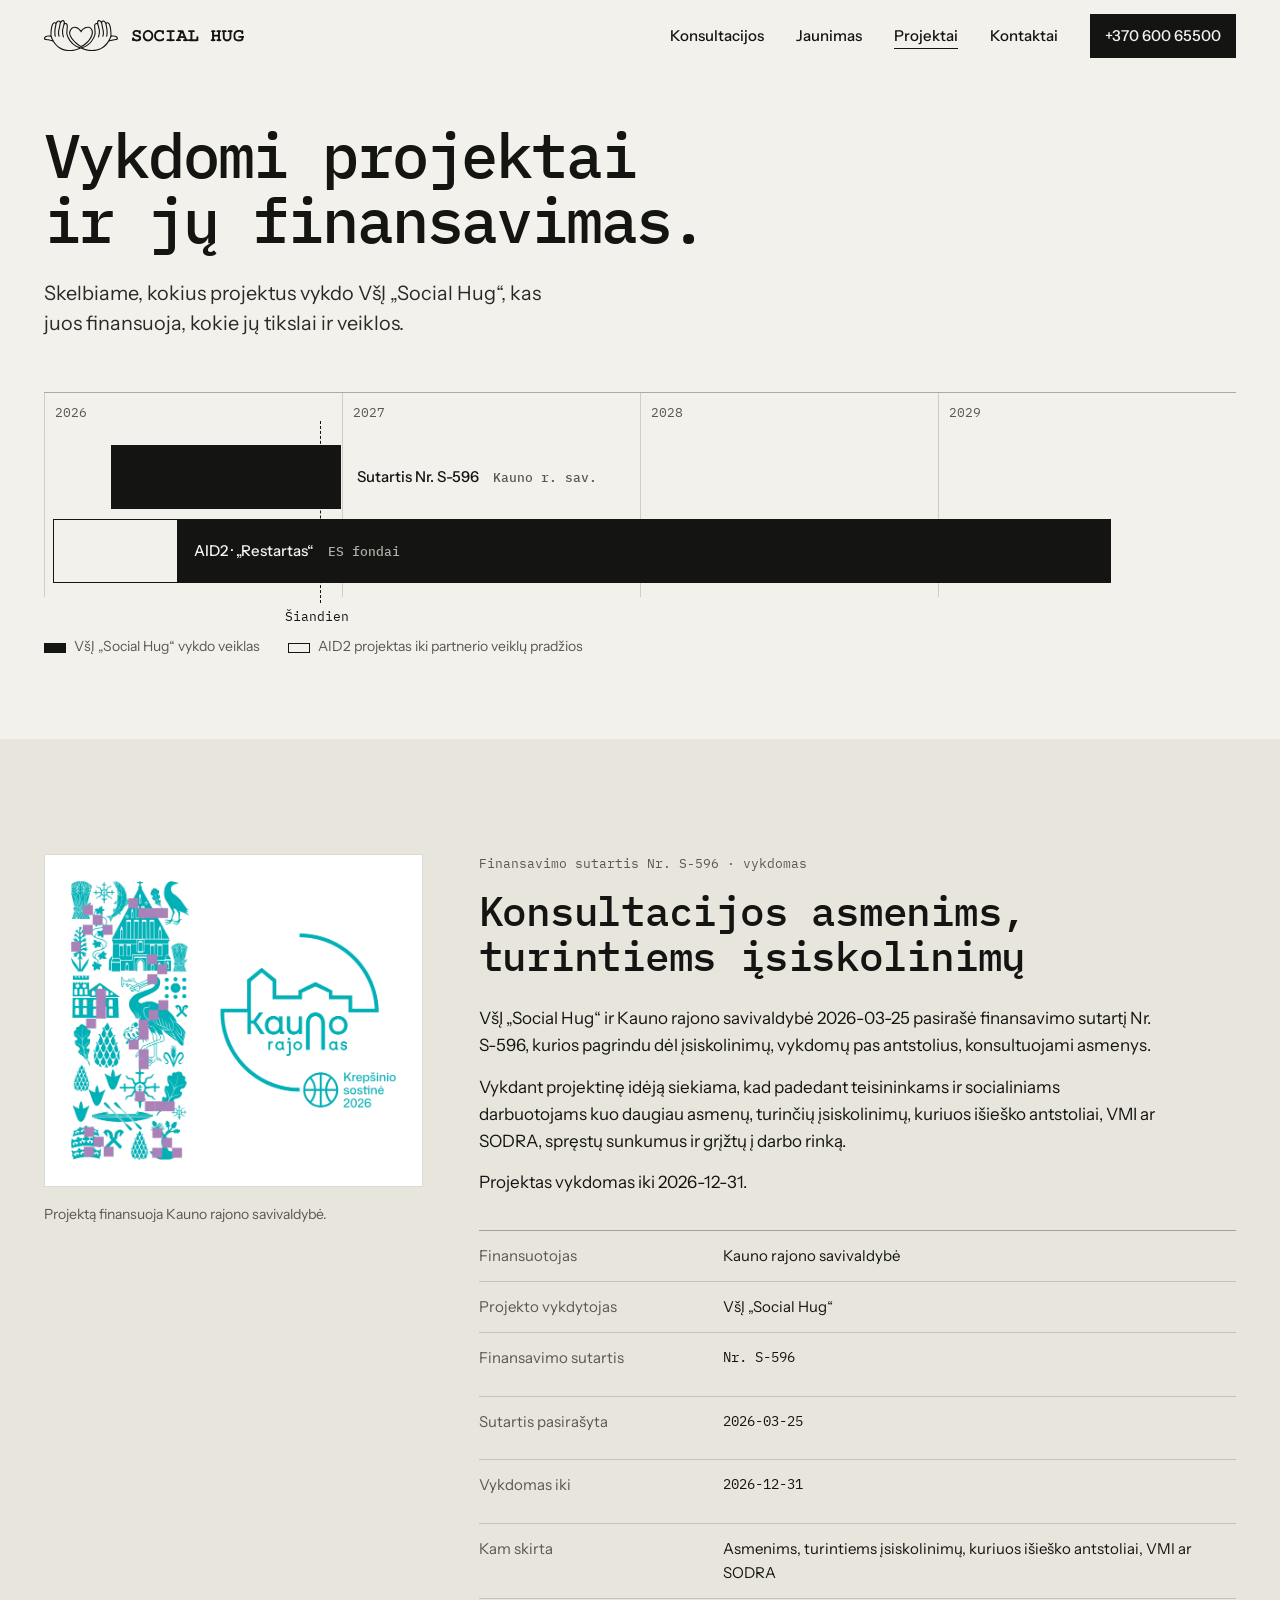
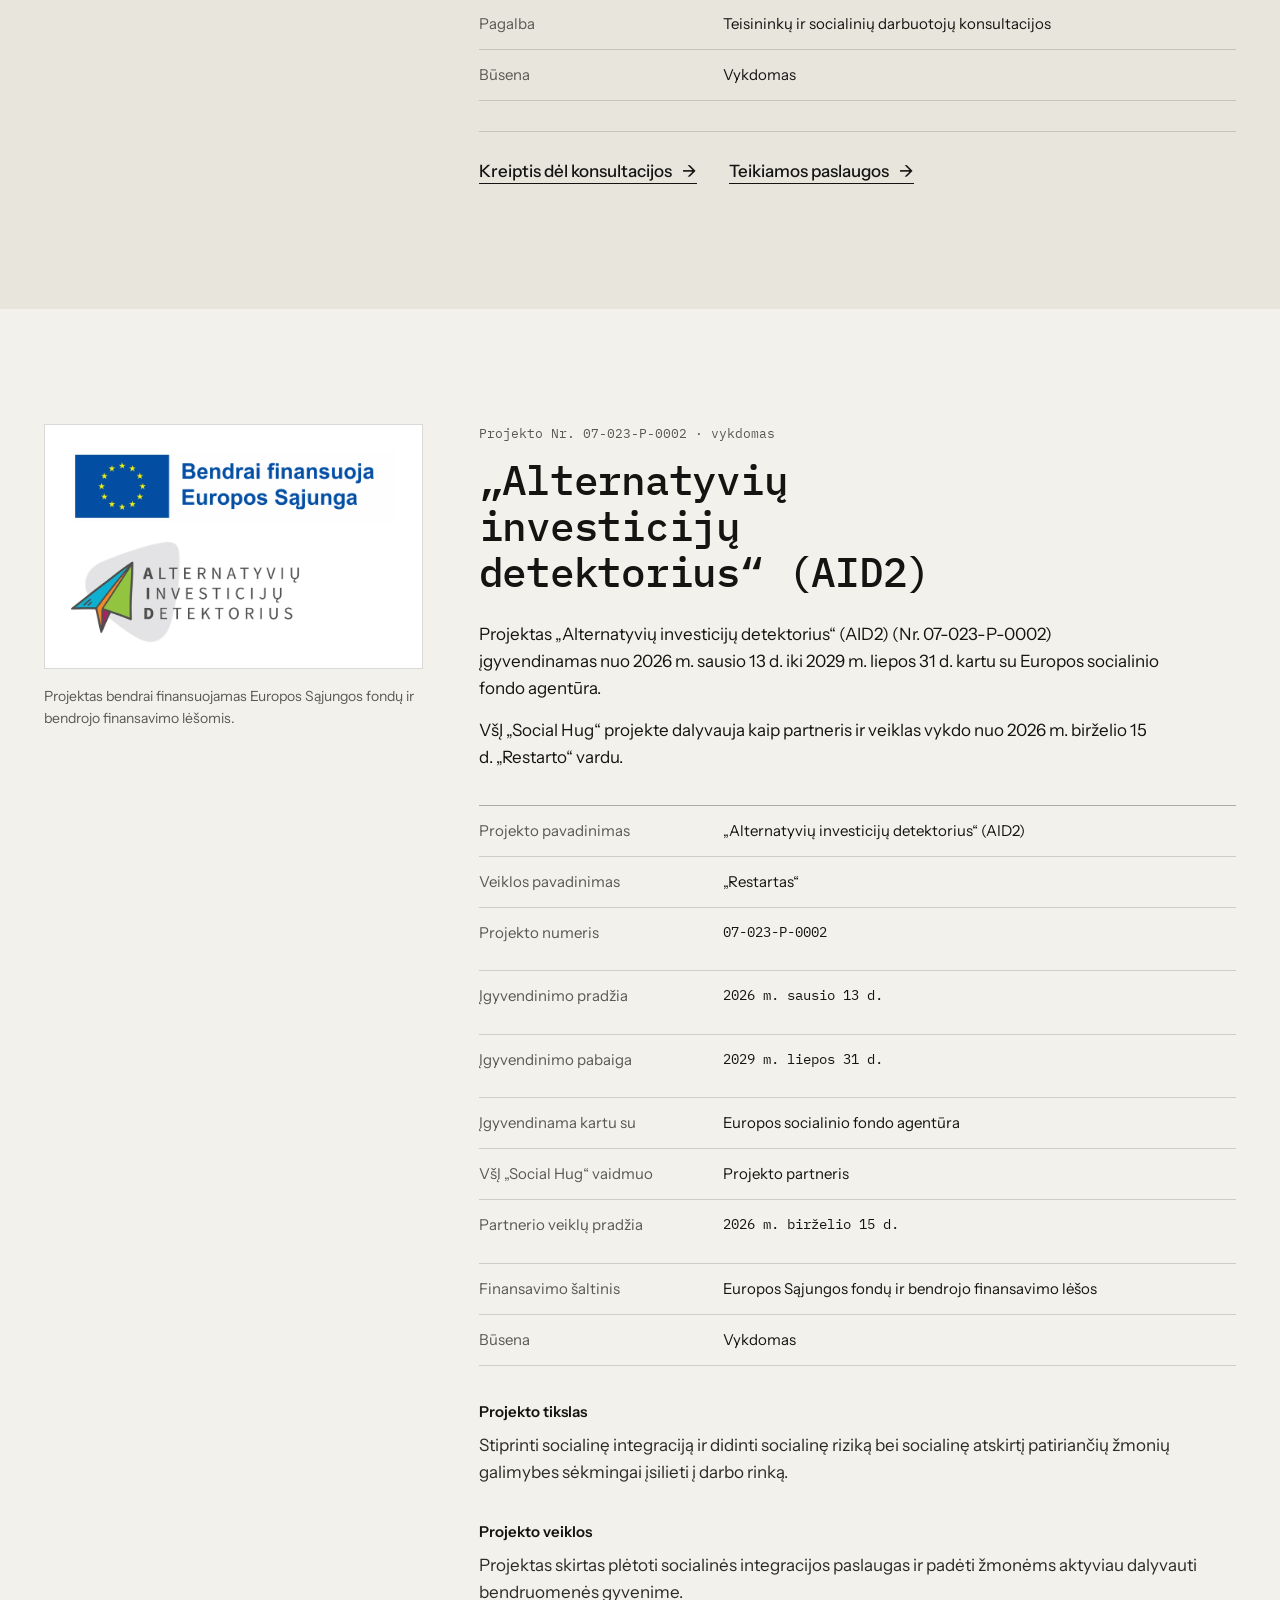
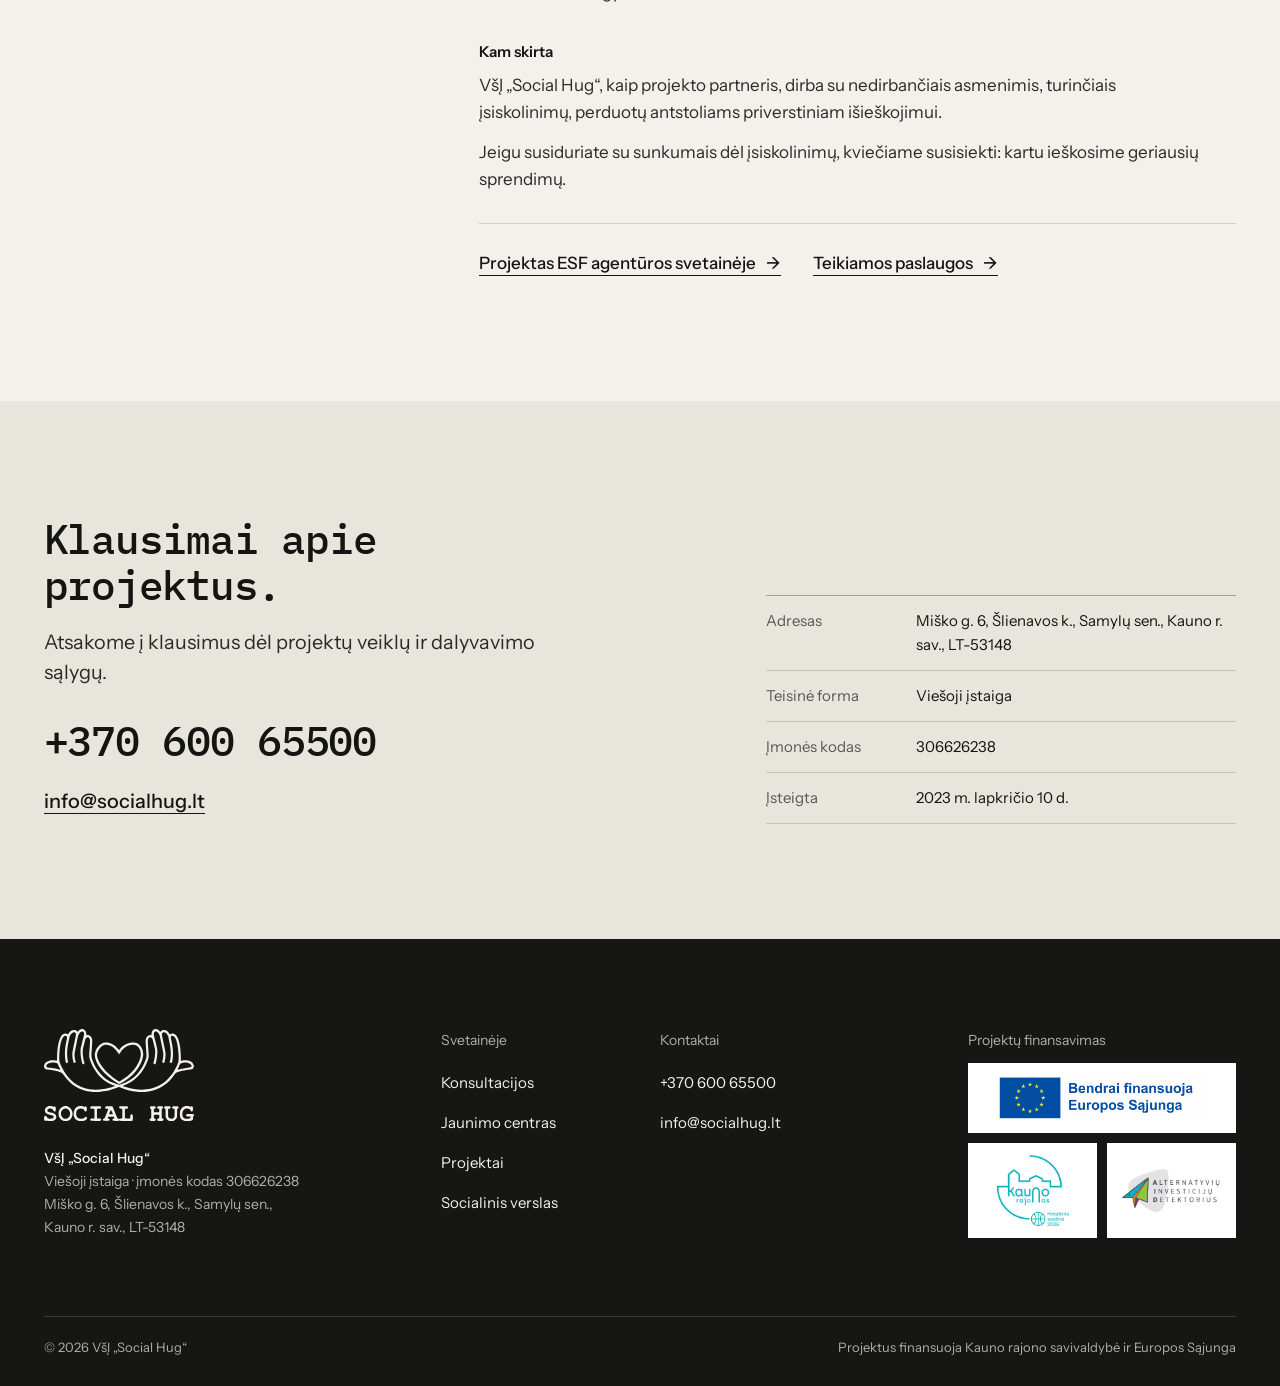
<file: projektai.html>
<!DOCTYPE html>
<html lang="lt">
<head>
<meta charset="UTF-8">
<meta name="viewport" content="width=device-width, initial-scale=1, viewport-fit=cover">
<title>Vykdomi projektai: sutartis Nr. S-596 ir AID2 | Social Hug</title>
<meta name="description" content="VšĮ „Social Hug“ vykdomi projektai: finansavimo sutartis Nr. S-596 su Kauno rajono savivaldybe ir ES fondų projektas AID2.">
<meta name="robots" content="index, follow, max-image-preview:large">
<meta name="theme-color" content="#F3F1EB">
<link rel="canonical" href="https://socialhug.lt/projektai.html">
<meta property="og:type" content="website">
<meta property="og:locale" content="lt_LT">
<meta property="og:site_name" content="VšĮ „Social Hug“">
<meta property="og:title" content="Vykdomi projektai: sutartis Nr. S-596 ir AID2 | Social Hug">
<meta property="og:description" content="VšĮ „Social Hug“ vykdomi projektai: finansavimo sutartis Nr. S-596 su Kauno rajono savivaldybe ir ES fondų projektas AID2.">
<meta property="og:url" content="https://socialhug.lt/projektai.html">
<meta property="og:image" content="https://socialhug.lt/og.jpg">
<meta property="og:image:width" content="1200">
<meta property="og:image:height" content="630">
<meta name="twitter:card" content="summary_large_image">
<script type="application/ld+json">{"@context": "https://schema.org", "@type": "NGO", "name": "VšĮ Social Hug", "alternateName": "Social Hug", "url": "https://socialhug.lt/", "logo": "https://socialhug.lt/assets/logo.png", "image": "https://socialhug.lt/og.jpg", "email": "info@socialhug.lt", "telephone": "+37060065500", "taxID": "306626238", "foundingDate": "2023-11-10", "address": {"@type": "PostalAddress", "streetAddress": "Miško g. 6, Šlienavos k.", "addressLocality": "Samylų sen., Kauno r. sav.", "postalCode": "LT-53148", "addressRegion": "Kauno apskritis", "addressCountry": "LT"}, "areaServed": {"@type": "AdministrativeArea", "name": "Kauno rajono savivaldybė"}, "knowsLanguage": "lt"}</script>
<script>document.documentElement.classList.add('js')</script>
<link rel="icon" href="favicon.ico" sizes="48x48">
<link rel="icon" type="image/png" sizes="32x32" href="favicon.png">
<link rel="apple-touch-icon" href="apple-touch-icon.png">
<link rel="manifest" href="site.webmanifest">
<link rel="preconnect" href="https://fonts.googleapis.com">
<link rel="preconnect" href="https://fonts.gstatic.com" crossorigin>
<link href="https://fonts.googleapis.com/css2?family=IBM+Plex+Mono:wght@400;500&family=Instrument+Sans:wght@400;500;600&display=swap" rel="stylesheet">
<link rel="stylesheet" href="css/site.css">
</head>
<body>
<a class="skip" href="#turinys">Pereiti prie turinio</a>
<header class="nav" data-nav>
  <div class="wrap nav-in">
    <a class="brand" href="index.html" aria-label="VšĮ „Social Hug“, pradžia"><svg class="b-mark" viewBox="0 0 1876 788" aria-hidden="true" focusable="false"><g transform="translate(0,788) scale(1,-1)"><path d="M468 787 c-1 -1 -4 -2 -6 -3 -12 -3 -26 -13 -37 -27 -4 -4 -6 -4 -11 2 -18 22 -52 23 -80 3 -11 -8 -15 -13 -28 -35 -4 -6 -6 -6 -13 -3 -27 16 -63 3 -83 -32 -20 -32 -36 -97 -42 -164 -1 -7 -1 -17 -2 -23 -2 -19 -3 -57 -3 -85 -1 -15 -1 -28 -1 -28 0 -2 -5 -1 -18 1 -63 13 -123 -9 -139 -49 -1 -4 -3 -8 -4 -8 -1 -2 -1 -27 0 -27 1 0 2 -3 4 -6 7 -14 19 -21 36 -23 69 -7 135 -21 177 -38 10 -4 12 -6 23 -22 85 -127 207 -203 350 -217 3 0 8 -1 10 -2 5 -2 92 -2 97 0 2 1 7 2 12 2 10 1 42 6 52 8 23 4 31 5 46 9 40 10 79 23 113 37 16 7 17 7 26 3 59 -27 150 -51 218 -57 4 0 9 -1 11 -2 5 -2 93 -2 98 0 2 1 6 2 10 2 75 8 148 34 209 74 54 35 98 80 140 142 12 18 12 18 20 22 33 15 114 32 181 39 19 2 32 11 38 29 1 3 2 6 3 6 1 2 1 11 0 13 -1 2 -2 5 -3 8 -5 20 -21 38 -42 48 -27 12 -68 16 -98 10 -22 -5 -20 -7 -20 25 0 140 -24 253 -60 291 -22 21 -48 27 -71 14 -7 -4 -8 -3 -15 9 -17 29 -39 43 -67 43 -17 0 -25 -4 -36 -15 -8 -9 -9 -9 -16 -1 -8 11 -20 19 -33 24 -5 1 -9 3 -9 3 -1 1 -5 1 -9 1 -7 0 -9 0 -23 -7 -16 -8 -28 -32 -28 -57 0 -13 0 -14 -11 -12 -32 4 -59 -23 -63 -65 -1 -10 0 -24 3 -76 2 -20 4 -56 7 -99 2 -27 0 -39 -10 -68 -49 -136 -143 -241 -258 -287 -14 -6 -68 -24 -74 -25 -4 0 -52 15 -75 24 -116 45 -215 156 -261 291 -11 32 -11 39 -9 80 1 11 3 34 4 52 1 17 3 44 4 60 3 46 2 59 -7 79 -12 25 -31 37 -54 34 -11 -2 -12 -1 -11 8 2 25 -12 53 -32 62 -4 2 -8 4 -9 5 -4 1 -18 2 -21 0z m16 -30 c17 -5 21 -27 12 -61 -13 -53 -35 -143 -37 -153 -7 -42 1 -125 18 -180 5 -18 6 -19 20 -13 11 5 12 6 8 17 -16 46 -25 133 -18 172 4 20 30 123 33 128 4 8 20 17 28 17 15 0 28 -23 28 -47 0 -5 -1 -22 -2 -37 -1 -16 -3 -42 -4 -59 -1 -18 -3 -41 -4 -52 -2 -39 -1 -54 5 -73 36 -119 110 -223 202 -284 31 -21 81 -45 107 -52 13 -3 5 -8 -34 -20 -7 -2 -16 -5 -18 -5 -79 -25 -183 -32 -260 -20 -151 24 -267 116 -345 274 -33 67 -37 87 -30 175 8 121 29 194 59 213 12 7 24 8 30 0 7 -9 8 -20 2 -43 -3 -14 -9 -39 -13 -65 -1 -5 -2 -13 -3 -17 -1 -5 -1 -12 -2 -15 -9 -53 -5 -152 8 -187 3 -8 5 -8 17 -4 12 4 12 4 8 19 -17 69 -12 165 14 270 2 8 3 15 4 23 1 18 20 51 35 61 21 14 38 11 45 -8 4 -10 3 -18 -5 -57 -4 -19 -8 -36 -8 -38 0 -3 -2 -10 -3 -17 -3 -12 -5 -22 -15 -70 -8 -39 -9 -45 -11 -58 -3 -36 0 -74 11 -110 5 -20 6 -20 18 -16 13 4 14 6 11 15 -14 48 -17 89 -7 134 2 10 4 20 4 22 1 2 4 18 8 36 3 17 7 34 8 38 0 5 1 10 2 12 1 2 2 7 2 12 12 61 17 79 26 92 20 28 30 35 46 31z m921 -1 c16 -4 40 -34 43 -55 1 -5 3 -16 5 -23 2 -8 4 -19 5 -24 1 -5 3 -14 4 -19 5 -24 13 -64 14 -68 1 -2 2 -11 4 -19 9 -44 11 -55 12 -69 2 -30 -3 -67 -12 -97 -3 -11 -3 -12 9 -17 15 -5 15 -4 22 23 11 45 13 87 5 125 -2 9 -4 17 -4 20 -1 4 -4 20 -10 48 -2 11 -6 27 -8 36 -1 9 -4 23 -6 31 -2 8 -3 17 -4 19 0 2 -2 12 -4 22 -5 20 -6 29 -4 36 5 26 30 31 53 9 6 -5 9 -10 19 -27 9 -17 9 -17 10 -30 1 -9 2 -17 5 -29 25 -100 30 -197 13 -261 -5 -18 -5 -17 9 -22 12 -4 14 -3 19 16 16 64 13 156 -9 255 -10 44 -10 42 -8 50 8 30 42 19 60 -20 29 -63 48 -236 31 -296 -12 -41 -53 -116 -91 -165 -127 -167 -328 -217 -564 -143 -38 12 -41 14 -24 20 132 43 241 156 296 305 17 47 17 48 11 135 -5 69 -6 88 -7 102 -3 41 15 69 38 57 9 -4 18 -13 20 -19 4 -12 30 -118 32 -128 5 -41 -3 -119 -19 -165 -4 -13 -4 -14 8 -19 12 -5 14 -4 19 8 15 44 25 128 20 170 -2 20 -3 24 -24 110 -22 86 -22 87 -18 100 6 17 15 23 30 18z m-1281 -388 c23 -2 49 -11 49 -17 0 -2 15 -36 23 -52 10 -21 10 -23 -5 -18 -15 4 -50 13 -61 15 -3 0 -9 1 -14 2 -16 3 -55 8 -70 10 -29 2 -19 39 15 52 19 7 41 10 63 8z m1668 -2 c32 -6 49 -19 53 -39 1 -7 0 -12 -4 -15 -3 -3 -3 -3 -26 -6 -49 -6 -95 -15 -130 -25 -16 -4 -17 -4 -6 19 5 10 12 25 15 33 10 23 10 23 24 28 22 8 50 10 74 5z M762 619 c-53 -6 -102 -55 -122 -122 -31 -103 91 -273 281 -389 20 -12 17 -12 41 1 144 75 253 206 276 332 10 53 -7 109 -43 147 -24 23 -44 31 -80 31 -63 0 -126 -31 -165 -82 -11 -14 -11 -14 -22 0 -43 57 -108 88 -166 82z m36 -31 c49 -8 85 -36 125 -94 7 -11 14 -21 15 -21 3 -2 5 0 18 20 13 21 14 23 24 35 46 54 138 80 181 50 38 -26 58 -81 48 -132 -21 -113 -120 -234 -249 -305 -21 -12 -18 -12 -41 3 -140 90 -249 222 -255 310 -4 46 39 116 81 131 15 6 34 7 53 3z"/></g></svg><svg class="b-word" viewBox="0 0 1728 176" aria-hidden="true" focusable="false"><g transform="translate(0,176) scale(1,-1)"><path d="M50 175 c-1 -1 -4 -3 -8 -4 -34 -14 -44 -51 -21 -76 10 -11 21 -15 51 -22 28 -5 33 -8 38 -15 11 -18 -24 -37 -52 -28 -16 5 -21 9 -27 21 -8 16 -19 17 -28 3 -5 -9 -5 -31 0 -40 6 -10 13 -12 21 -7 3 2 5 3 6 3 2 0 23 -8 24 -9 2 -2 41 -1 44 0 1 1 5 3 9 4 24 10 37 29 34 51 -4 26 -20 38 -63 46 -32 6 -41 12 -40 25 3 28 59 28 68 0 6 -18 22 -20 28 -5 2 7 2 33 0 40 -4 10 -10 12 -19 7 -7 -3 -7 -3 -15 1 -5 2 -9 4 -10 5 -2 2 -38 2 -40 0z M227 174 c-2 -1 -8 -4 -13 -6 -11 -6 -21 -13 -28 -23 -26 -31 -26 -83 0 -114 10 -13 16 -17 42 -29 5 -3 36 -3 39 -1 1 1 5 3 9 4 72 28 70 140 -3 166 -3 2 -7 3 -7 4 0 2 -35 1 -39 -1z m39 -30 c47 -23 45 -93 -2 -113 -39 -16 -80 31 -67 76 10 32 43 49 69 37z M401 175 c-1 -1 -3 -2 -5 -3 -40 -12 -61 -54 -54 -105 4 -29 24 -52 52 -62 6 -1 11 -3 11 -4 2 -2 44 -1 47 0 1 1 6 3 11 4 28 10 42 31 28 43 -7 6 -12 5 -22 -5 -13 -11 -22 -15 -40 -15 -35 0 -56 17 -58 47 -3 31 4 52 22 64 24 16 65 9 71 -13 4 -17 24 -19 28 -3 1 6 1 32 0 38 -3 10 -11 13 -22 8 -6 -3 -6 -3 -16 1 -6 2 -11 4 -12 5 -2 2 -38 2 -41 0z M1625 174 c-1 -1 -3 -2 -4 -2 -5 0 -23 -11 -32 -19 -17 -18 -23 -34 -23 -68 0 -47 13 -67 50 -79 6 -3 11 -5 12 -5 1 -2 47 -1 50 0 1 1 5 3 10 5 27 8 29 10 29 30 0 17 0 18 7 22 4 2 4 2 4 12 0 15 2 14 -43 14 -43 0 -46 -1 -46 -14 0 -12 5 -14 28 -14 20 0 21 0 21 -10 0 -3 -1 -7 -1 -8 -4 -8 -35 -13 -56 -8 -23 5 -33 16 -36 39 -6 49 14 79 54 79 21 0 36 -8 39 -21 5 -17 19 -20 27 -7 3 5 2 39 0 44 -5 8 -12 10 -19 5 -3 -2 -5 -3 -6 -3 -2 0 -20 8 -21 9 -3 2 -41 1 -44 -1z M540 170 c-11 -6 -10 -19 0 -25 2 -1 7 -1 20 -1 24 0 21 7 21 -56 0 -63 3 -56 -21 -56 -18 0 -20 0 -25 -5 -6 -6 -3 -17 5 -22 5 -2 107 -2 112 1 10 5 10 19 0 24 -3 2 -6 2 -21 2 -24 0 -21 -7 -21 56 0 63 -3 56 21 56 15 0 18 0 21 2 10 5 10 19 0 24 -6 3 -108 3 -112 0z M713 171 c-12 -5 -12 -20 -1 -26 2 -1 6 -1 14 -1 16 0 16 -1 10 -18 -42 -103 -37 -93 -43 -94 -16 -2 -21 -19 -7 -27 4 -2 57 -2 61 0 15 7 10 27 -7 27 -9 0 -10 4 -5 15 3 5 4 5 36 5 36 0 35 0 39 -8 4 -9 2 -12 -6 -12 -17 0 -22 -20 -7 -27 6 -2 57 -2 62 1 3 2 6 3 7 3 0 0 3 -1 6 -3 6 -3 145 -4 149 0 3 2 4 54 2 63 -3 12 -20 15 -26 4 -2 -3 -3 -5 -3 -21 0 -16 0 -17 -2 -19 -4 -2 -55 -2 -58 1 -2 1 -2 1 -2 54 0 62 -2 56 15 56 16 0 21 4 21 14 0 13 -2 14 -51 14 -44 0 -45 0 -49 -6 -7 -13 1 -22 19 -22 17 0 15 6 15 -56 0 -62 2 -56 -15 -56 -9 0 -11 0 -15 -3 -6 -3 -7 -3 -13 0 -2 2 -6 3 -7 3 -6 0 -7 3 -22 39 -7 18 -17 43 -22 56 -5 12 -11 26 -13 32 -3 8 -5 10 -7 12 -4 2 -71 2 -75 0z m61 -43 c1 0 14 -31 18 -40 2 -7 0 -8 -20 -8 -24 0 -24 -1 -14 23 11 25 12 27 16 25z M1227 170 c-10 -6 -9 -19 2 -25 7 -4 7 -1 7 -57 0 -58 0 -56 -7 -56 -15 0 -19 -20 -6 -26 6 -3 53 -3 58 0 12 7 8 24 -6 26 -9 1 -9 1 -9 22 0 24 -3 22 31 22 34 0 31 2 31 -22 0 -21 0 -21 -9 -22 -16 -2 -21 -18 -8 -26 5 -3 53 -3 59 0 13 6 9 26 -6 26 -7 0 -7 -2 -7 56 0 55 0 54 5 56 10 3 14 16 7 24 -4 4 -4 4 -29 4 -32 0 -36 -2 -36 -14 0 -9 5 -13 15 -14 9 -1 9 -1 9 -20 0 -22 3 -20 -31 -20 -34 0 -31 -2 -31 20 0 19 0 19 9 20 14 2 18 19 6 26 -6 3 -48 3 -54 0z M1391 170 c-12 -5 -9 -22 4 -26 6 -2 6 -1 6 -49 1 -42 1 -45 3 -51 5 -16 24 -34 39 -40 3 -1 6 -2 7 -3 2 -1 36 -2 36 0 0 0 5 3 11 6 17 8 28 20 34 36 2 8 2 8 3 53 1 48 0 46 6 48 14 4 16 21 3 27 -5 2 -54 2 -59 -1 -15 -8 -8 -26 10 -26 12 0 11 3 11 -46 0 -47 0 -46 -6 -55 -14 -18 -43 -20 -59 -3 -10 9 -9 7 -10 57 0 51 -1 47 11 47 19 0 26 18 11 26 -5 3 -56 3 -61 0z"/></g></svg></a>
    <nav class="nav-links" aria-label="Pagrindinė navigacija"><a href="konsultacijos.html">Konsultacijos</a><a href="jaunimas.html">Jaunimas</a><a href="projektai.html" aria-current="page">Projektai</a><a href="#kontaktai">Kontaktai</a><a class="btn nav-tel" href="tel:+37060065500">+370 600 65500</a></nav>
    <button class="nav-menu" type="button" aria-expanded="false" aria-controls="sheet"><span class="bars" aria-hidden="true"></span>Meniu</button>
    <div class="nav-sheet" id="sheet"><a href="konsultacijos.html">Konsultacijos</a><a href="jaunimas.html">Jaunimas</a><a href="projektai.html">Projektai</a><a href="#kontaktai">Kontaktai</a><a class="btn" href="tel:+37060065500">Skambinti +370 600 65500</a></div>
  </div>
</header>
<main id="turinys">
  <section class="hero hero-sub" data-hero>
    <div class="wrap">
      <div class="hero-grid">
        <div>
          <h1 class="t-display rv">Vykdomi projektai ir jų finansavimas.</h1>
          <p class="lead rv" style="--d:140ms">Skelbiame, kokius projektus vykdo VšĮ „Social Hug“<span class="m-hide">, kas juos finansuoja, kokie jų tikslai ir veiklos</span>.</p>
        </div>
      </div>
      <div class="tl rv" style="--d:280ms" data-signature data-client-only>
        <div class="tl-scale" aria-hidden="true"><span>2026</span><span>2027</span><span>2028</span><span>2029</span></div>
        <div class="tl-bars" data-tl-start="2026-01-01" data-tl-end="2030-01-01">
          <a class="tl-bar" href="#kauno-r" style="--a:5.68%;--b:24.91%" aria-label="Sutartis Nr. S-596 su Kauno rajono savivaldybe, nuo 2026-03-25 iki 2026-12-31">
            <span class="tl-run"></span><span class="tl-txt tl-out">Sutartis Nr. S-596 <span class="cap">Kauno r. sav.</span></span>
          </a>
          <a class="tl-bar" href="#aid2" style="--a:0.82%;--b:89.46%" aria-label="Projektas AID2, nuo 2026-01-13 iki 2029-07-31, VšĮ Social Hug partnerio veiklos nuo 2026-06-15">
            <span class="tl-run pre" style="--a:0.82%;--b:11.29%"></span><span class="tl-run" style="--a:11.29%;--b:89.46%"></span><span class="tl-txt" style="left:calc(11.29% + 16px)">AID2 · „Restartas“ <span class="cap">ES fondai</span></span>
          </a>
        </div>
        <div class="tl-key"><span><i></i>VšĮ „Social Hug“ vykdo veiklas</span><span><i class="o"></i>AID2 projektas iki partnerio veiklų pradžios</span></div>
      </div>
    </div>
  </section>

  <section class="sec sec-tone" id="kauno-r" aria-labelledby="kr-h">
    <div class="wrap ann">
      <aside class="ann-side rv">
        <div class="plate"><img src="assets/kauno-r-full.webp" alt="Kauno rajono savivaldybės ženklas" width="716" height="615"></div>
        <p>Projektą finansuoja Kauno rajono savivaldybė.</p>
      </aside>
      <article class="ann-main rv" style="--d:120ms">
        <span class="cap">Finansavimo sutartis Nr. S-596 · vykdomas</span>
        <h2 class="t-h2" id="kr-h">Konsultacijos asmenims, turintiems įsiskolinimų</h2>
        <div class="prose">
          <p>VšĮ „Social Hug“ ir Kauno rajono savivaldybė 2026-03-25 pasirašė finansavimo sutartį Nr. S-596, kurios pagrindu dėl įsiskolinimų, vykdomų pas antstolius, konsultuojami asmenys.</p>
          <p>Vykdant projektinę idėją siekiama, kad padedant teisininkams ir socialiniams darbuotojams kuo daugiau asmenų, turinčių įsiskolinimų, kuriuos išieško antstoliai, VMI ar SODRA, spręstų sunkumus ir grįžtų į darbo rinką.</p>
          <p>Projektas vykdomas iki 2026-12-31.</p>
        </div>
        <dl class="rec">
          <div><dt>Finansuotojas</dt><dd>Kauno rajono savivaldybė</dd></div>
          <div><dt>Projekto vykdytojas</dt><dd>VšĮ „Social Hug“</dd></div>
          <div><dt>Finansavimo sutartis</dt><dd><span class="cap">Nr. S-596</span></dd></div>
          <div><dt>Sutartis pasirašyta</dt><dd><span class="cap">2026-03-25</span></dd></div>
          <div><dt>Vykdomas iki</dt><dd><span class="cap">2026-12-31</span></dd></div>
          <div><dt>Kam skirta</dt><dd>Asmenims, turintiems įsiskolinimų, kuriuos išieško antstoliai, VMI ar SODRA</dd></div>
          <div><dt>Pagalba</dt><dd>Teisininkų ir socialinių darbuotojų konsultacijos</dd></div>
          <div><dt>Būsena</dt><dd>Vykdomas</dd></div>
        </dl>
        <div class="ann-acts">
          <a class="lnk" href="konsultacijos.html#kreiptis">Kreiptis dėl konsultacijos <span class="arr" aria-hidden="true">→</span></a>
          <a class="lnk" href="konsultacijos.html">Teikiamos paslaugos <span class="arr" aria-hidden="true">→</span></a>
        </div>
      </article>
    </div>
  </section>

  <section class="sec" id="aid2" aria-labelledby="aid-h">
    <div class="wrap ann">
      <aside class="ann-side rv">
        <div class="plate">
          <img src="assets/eu-badge.webp" alt="Bendrai finansuoja Europos Sąjunga" width="800" height="174">
          <img class="lg-aid" src="assets/aid-logo.webp" alt="Projekto „Alternatyvių investicijų detektorius“ ženklas" width="600" height="257">
        </div>
        <p>Projektas bendrai finansuojamas Europos Sąjungos fondų ir bendrojo finansavimo lėšomis.</p>
      </aside>
      <article class="ann-main rv" style="--d:120ms">
        <span class="cap">Projekto Nr. 07-023-P-0002 · vykdomas</span>
        <h2 class="t-h2" id="aid-h">„Alternatyvių investicijų detektorius“ (AID2)</h2>
        <div class="prose">
          <p>Projektas „Alternatyvių investicijų detektorius“ (AID2) (Nr. 07-023-P-0002) įgyvendinamas nuo 2026 m. sausio 13 d. iki 2029 m. liepos 31 d. kartu su Europos socialinio fondo agentūra.</p>
          <p>VšĮ „Social Hug“ projekte dalyvauja kaip partneris ir veiklas vykdo nuo 2026 m. birželio 15 d. „Restarto“ vardu.</p>
        </div>
        <dl class="rec">
          <div><dt>Projekto pavadinimas</dt><dd>„Alternatyvių investicijų detektorius“ (AID2)</dd></div>
          <div><dt>Veiklos pavadinimas</dt><dd>„Restartas“</dd></div>
          <div><dt>Projekto numeris</dt><dd><span class="cap">07-023-P-0002</span></dd></div>
          <div><dt>Įgyvendinimo pradžia</dt><dd><span class="cap">2026 m. sausio 13 d.</span></dd></div>
          <div><dt>Įgyvendinimo pabaiga</dt><dd><span class="cap">2029 m. liepos 31 d.</span></dd></div>
          <div><dt>Įgyvendinama kartu su</dt><dd>Europos socialinio fondo agentūra</dd></div>
          <div><dt>VšĮ „Social Hug“ vaidmuo</dt><dd>Projekto partneris</dd></div>
          <div><dt>Partnerio veiklų pradžia</dt><dd><span class="cap">2026 m. birželio 15 d.</span></dd></div>
          <div><dt>Finansavimo šaltinis</dt><dd>Europos Sąjungos fondų ir bendrojo finansavimo lėšos</dd></div>
          <div><dt>Būsena</dt><dd>Vykdomas</dd></div>
        </dl>
        <div class="blk"><h3>Projekto tikslas</h3><p>Stiprinti socialinę integraciją ir didinti socialinę riziką bei socialinę atskirtį patiriančių žmonių galimybes sėkmingai įsilieti į darbo rinką.</p></div>
        <div class="blk"><h3>Projekto veiklos</h3><p>Projektas skirtas plėtoti socialinės integracijos paslaugas ir padėti žmonėms aktyviau dalyvauti bendruomenės gyvenime.</p></div>
        <div class="blk"><h3>Kam skirta</h3><p>VšĮ „Social Hug“, kaip projekto partneris, dirba su nedirbančiais asmenimis, turinčiais įsiskolinimų, perduotų antstoliams priverstiniam išieškojimui.</p><p>Jeigu susiduriate su sunkumais dėl įsiskolinimų, kviečiame susisiekti: kartu ieškosime geriausių sprendimų.</p></div>
        <div class="ann-acts">
          <a class="lnk" href="https://www.esf.lt/projektai/alternatyviu-investiciju-detektorius-aid2/" target="_blank" rel="noopener">Projektas ESF agentūros svetainėje <span class="arr" aria-hidden="true">→</span></a>
          <a class="lnk" href="konsultacijos.html">Teikiamos paslaugos <span class="arr" aria-hidden="true">→</span></a>
        </div>
      </article>
    </div>
  </section>

  <section class="sec sec-tone" id="kontaktai" aria-labelledby="kontaktai-h">
    <div class="wrap contact">
      <div class="rv">
        <h2 class="t-h2" id="kontaktai-h">Klausimai apie projektus.</h2>
        <p class="lead" style="margin-top:20px">Atsakome į klausimus dėl projektų veiklų ir dalyvavimo sąlygų.</p>
        <a class="tel-big" href="tel:+37060065500">+370 600 65500</a><br>
        <a class="lnk mail" href="mailto:info@socialhug.lt">info@socialhug.lt</a>
      </div>
      <dl class="reg rv" style="--d:120ms">
        <div><dt>Adresas</dt><dd>Miško g. 6, Šlienavos k., Samylų sen., Kauno r. sav., LT-53148</dd></div>
        <div><dt>Teisinė forma</dt><dd>Viešoji įstaiga</dd></div>
        <div><dt>Įmonės kodas</dt><dd>306626238</dd></div>
        <div><dt>Įsteigta</dt><dd>2023 m. lapkričio 10 d.</dd></div>
      </dl>
    </div>
  </section>
</main>
<footer class="foot">
  <div class="wrap">
    <div class="foot-grid">
      <div class="foot-brand">
        <svg class="b-mark" viewBox="0 0 1876 788" role="img" aria-label="Social Hug"><g transform="translate(0,788) scale(1,-1)"><path d="M468 787 c-1 -1 -4 -2 -6 -3 -12 -3 -26 -13 -37 -27 -4 -4 -6 -4 -11 2 -18 22 -52 23 -80 3 -11 -8 -15 -13 -28 -35 -4 -6 -6 -6 -13 -3 -27 16 -63 3 -83 -32 -20 -32 -36 -97 -42 -164 -1 -7 -1 -17 -2 -23 -2 -19 -3 -57 -3 -85 -1 -15 -1 -28 -1 -28 0 -2 -5 -1 -18 1 -63 13 -123 -9 -139 -49 -1 -4 -3 -8 -4 -8 -1 -2 -1 -27 0 -27 1 0 2 -3 4 -6 7 -14 19 -21 36 -23 69 -7 135 -21 177 -38 10 -4 12 -6 23 -22 85 -127 207 -203 350 -217 3 0 8 -1 10 -2 5 -2 92 -2 97 0 2 1 7 2 12 2 10 1 42 6 52 8 23 4 31 5 46 9 40 10 79 23 113 37 16 7 17 7 26 3 59 -27 150 -51 218 -57 4 0 9 -1 11 -2 5 -2 93 -2 98 0 2 1 6 2 10 2 75 8 148 34 209 74 54 35 98 80 140 142 12 18 12 18 20 22 33 15 114 32 181 39 19 2 32 11 38 29 1 3 2 6 3 6 1 2 1 11 0 13 -1 2 -2 5 -3 8 -5 20 -21 38 -42 48 -27 12 -68 16 -98 10 -22 -5 -20 -7 -20 25 0 140 -24 253 -60 291 -22 21 -48 27 -71 14 -7 -4 -8 -3 -15 9 -17 29 -39 43 -67 43 -17 0 -25 -4 -36 -15 -8 -9 -9 -9 -16 -1 -8 11 -20 19 -33 24 -5 1 -9 3 -9 3 -1 1 -5 1 -9 1 -7 0 -9 0 -23 -7 -16 -8 -28 -32 -28 -57 0 -13 0 -14 -11 -12 -32 4 -59 -23 -63 -65 -1 -10 0 -24 3 -76 2 -20 4 -56 7 -99 2 -27 0 -39 -10 -68 -49 -136 -143 -241 -258 -287 -14 -6 -68 -24 -74 -25 -4 0 -52 15 -75 24 -116 45 -215 156 -261 291 -11 32 -11 39 -9 80 1 11 3 34 4 52 1 17 3 44 4 60 3 46 2 59 -7 79 -12 25 -31 37 -54 34 -11 -2 -12 -1 -11 8 2 25 -12 53 -32 62 -4 2 -8 4 -9 5 -4 1 -18 2 -21 0z m16 -30 c17 -5 21 -27 12 -61 -13 -53 -35 -143 -37 -153 -7 -42 1 -125 18 -180 5 -18 6 -19 20 -13 11 5 12 6 8 17 -16 46 -25 133 -18 172 4 20 30 123 33 128 4 8 20 17 28 17 15 0 28 -23 28 -47 0 -5 -1 -22 -2 -37 -1 -16 -3 -42 -4 -59 -1 -18 -3 -41 -4 -52 -2 -39 -1 -54 5 -73 36 -119 110 -223 202 -284 31 -21 81 -45 107 -52 13 -3 5 -8 -34 -20 -7 -2 -16 -5 -18 -5 -79 -25 -183 -32 -260 -20 -151 24 -267 116 -345 274 -33 67 -37 87 -30 175 8 121 29 194 59 213 12 7 24 8 30 0 7 -9 8 -20 2 -43 -3 -14 -9 -39 -13 -65 -1 -5 -2 -13 -3 -17 -1 -5 -1 -12 -2 -15 -9 -53 -5 -152 8 -187 3 -8 5 -8 17 -4 12 4 12 4 8 19 -17 69 -12 165 14 270 2 8 3 15 4 23 1 18 20 51 35 61 21 14 38 11 45 -8 4 -10 3 -18 -5 -57 -4 -19 -8 -36 -8 -38 0 -3 -2 -10 -3 -17 -3 -12 -5 -22 -15 -70 -8 -39 -9 -45 -11 -58 -3 -36 0 -74 11 -110 5 -20 6 -20 18 -16 13 4 14 6 11 15 -14 48 -17 89 -7 134 2 10 4 20 4 22 1 2 4 18 8 36 3 17 7 34 8 38 0 5 1 10 2 12 1 2 2 7 2 12 12 61 17 79 26 92 20 28 30 35 46 31z m921 -1 c16 -4 40 -34 43 -55 1 -5 3 -16 5 -23 2 -8 4 -19 5 -24 1 -5 3 -14 4 -19 5 -24 13 -64 14 -68 1 -2 2 -11 4 -19 9 -44 11 -55 12 -69 2 -30 -3 -67 -12 -97 -3 -11 -3 -12 9 -17 15 -5 15 -4 22 23 11 45 13 87 5 125 -2 9 -4 17 -4 20 -1 4 -4 20 -10 48 -2 11 -6 27 -8 36 -1 9 -4 23 -6 31 -2 8 -3 17 -4 19 0 2 -2 12 -4 22 -5 20 -6 29 -4 36 5 26 30 31 53 9 6 -5 9 -10 19 -27 9 -17 9 -17 10 -30 1 -9 2 -17 5 -29 25 -100 30 -197 13 -261 -5 -18 -5 -17 9 -22 12 -4 14 -3 19 16 16 64 13 156 -9 255 -10 44 -10 42 -8 50 8 30 42 19 60 -20 29 -63 48 -236 31 -296 -12 -41 -53 -116 -91 -165 -127 -167 -328 -217 -564 -143 -38 12 -41 14 -24 20 132 43 241 156 296 305 17 47 17 48 11 135 -5 69 -6 88 -7 102 -3 41 15 69 38 57 9 -4 18 -13 20 -19 4 -12 30 -118 32 -128 5 -41 -3 -119 -19 -165 -4 -13 -4 -14 8 -19 12 -5 14 -4 19 8 15 44 25 128 20 170 -2 20 -3 24 -24 110 -22 86 -22 87 -18 100 6 17 15 23 30 18z m-1281 -388 c23 -2 49 -11 49 -17 0 -2 15 -36 23 -52 10 -21 10 -23 -5 -18 -15 4 -50 13 -61 15 -3 0 -9 1 -14 2 -16 3 -55 8 -70 10 -29 2 -19 39 15 52 19 7 41 10 63 8z m1668 -2 c32 -6 49 -19 53 -39 1 -7 0 -12 -4 -15 -3 -3 -3 -3 -26 -6 -49 -6 -95 -15 -130 -25 -16 -4 -17 -4 -6 19 5 10 12 25 15 33 10 23 10 23 24 28 22 8 50 10 74 5z M762 619 c-53 -6 -102 -55 -122 -122 -31 -103 91 -273 281 -389 20 -12 17 -12 41 1 144 75 253 206 276 332 10 53 -7 109 -43 147 -24 23 -44 31 -80 31 -63 0 -126 -31 -165 -82 -11 -14 -11 -14 -22 0 -43 57 -108 88 -166 82z m36 -31 c49 -8 85 -36 125 -94 7 -11 14 -21 15 -21 3 -2 5 0 18 20 13 21 14 23 24 35 46 54 138 80 181 50 38 -26 58 -81 48 -132 -21 -113 -120 -234 -249 -305 -21 -12 -18 -12 -41 3 -140 90 -249 222 -255 310 -4 46 39 116 81 131 15 6 34 7 53 3z"/></g></svg><svg class="b-word" viewBox="0 0 1728 176" aria-hidden="true" focusable="false"><g transform="translate(0,176) scale(1,-1)"><path d="M50 175 c-1 -1 -4 -3 -8 -4 -34 -14 -44 -51 -21 -76 10 -11 21 -15 51 -22 28 -5 33 -8 38 -15 11 -18 -24 -37 -52 -28 -16 5 -21 9 -27 21 -8 16 -19 17 -28 3 -5 -9 -5 -31 0 -40 6 -10 13 -12 21 -7 3 2 5 3 6 3 2 0 23 -8 24 -9 2 -2 41 -1 44 0 1 1 5 3 9 4 24 10 37 29 34 51 -4 26 -20 38 -63 46 -32 6 -41 12 -40 25 3 28 59 28 68 0 6 -18 22 -20 28 -5 2 7 2 33 0 40 -4 10 -10 12 -19 7 -7 -3 -7 -3 -15 1 -5 2 -9 4 -10 5 -2 2 -38 2 -40 0z M227 174 c-2 -1 -8 -4 -13 -6 -11 -6 -21 -13 -28 -23 -26 -31 -26 -83 0 -114 10 -13 16 -17 42 -29 5 -3 36 -3 39 -1 1 1 5 3 9 4 72 28 70 140 -3 166 -3 2 -7 3 -7 4 0 2 -35 1 -39 -1z m39 -30 c47 -23 45 -93 -2 -113 -39 -16 -80 31 -67 76 10 32 43 49 69 37z M401 175 c-1 -1 -3 -2 -5 -3 -40 -12 -61 -54 -54 -105 4 -29 24 -52 52 -62 6 -1 11 -3 11 -4 2 -2 44 -1 47 0 1 1 6 3 11 4 28 10 42 31 28 43 -7 6 -12 5 -22 -5 -13 -11 -22 -15 -40 -15 -35 0 -56 17 -58 47 -3 31 4 52 22 64 24 16 65 9 71 -13 4 -17 24 -19 28 -3 1 6 1 32 0 38 -3 10 -11 13 -22 8 -6 -3 -6 -3 -16 1 -6 2 -11 4 -12 5 -2 2 -38 2 -41 0z M1625 174 c-1 -1 -3 -2 -4 -2 -5 0 -23 -11 -32 -19 -17 -18 -23 -34 -23 -68 0 -47 13 -67 50 -79 6 -3 11 -5 12 -5 1 -2 47 -1 50 0 1 1 5 3 10 5 27 8 29 10 29 30 0 17 0 18 7 22 4 2 4 2 4 12 0 15 2 14 -43 14 -43 0 -46 -1 -46 -14 0 -12 5 -14 28 -14 20 0 21 0 21 -10 0 -3 -1 -7 -1 -8 -4 -8 -35 -13 -56 -8 -23 5 -33 16 -36 39 -6 49 14 79 54 79 21 0 36 -8 39 -21 5 -17 19 -20 27 -7 3 5 2 39 0 44 -5 8 -12 10 -19 5 -3 -2 -5 -3 -6 -3 -2 0 -20 8 -21 9 -3 2 -41 1 -44 -1z M540 170 c-11 -6 -10 -19 0 -25 2 -1 7 -1 20 -1 24 0 21 7 21 -56 0 -63 3 -56 -21 -56 -18 0 -20 0 -25 -5 -6 -6 -3 -17 5 -22 5 -2 107 -2 112 1 10 5 10 19 0 24 -3 2 -6 2 -21 2 -24 0 -21 -7 -21 56 0 63 -3 56 21 56 15 0 18 0 21 2 10 5 10 19 0 24 -6 3 -108 3 -112 0z M713 171 c-12 -5 -12 -20 -1 -26 2 -1 6 -1 14 -1 16 0 16 -1 10 -18 -42 -103 -37 -93 -43 -94 -16 -2 -21 -19 -7 -27 4 -2 57 -2 61 0 15 7 10 27 -7 27 -9 0 -10 4 -5 15 3 5 4 5 36 5 36 0 35 0 39 -8 4 -9 2 -12 -6 -12 -17 0 -22 -20 -7 -27 6 -2 57 -2 62 1 3 2 6 3 7 3 0 0 3 -1 6 -3 6 -3 145 -4 149 0 3 2 4 54 2 63 -3 12 -20 15 -26 4 -2 -3 -3 -5 -3 -21 0 -16 0 -17 -2 -19 -4 -2 -55 -2 -58 1 -2 1 -2 1 -2 54 0 62 -2 56 15 56 16 0 21 4 21 14 0 13 -2 14 -51 14 -44 0 -45 0 -49 -6 -7 -13 1 -22 19 -22 17 0 15 6 15 -56 0 -62 2 -56 -15 -56 -9 0 -11 0 -15 -3 -6 -3 -7 -3 -13 0 -2 2 -6 3 -7 3 -6 0 -7 3 -22 39 -7 18 -17 43 -22 56 -5 12 -11 26 -13 32 -3 8 -5 10 -7 12 -4 2 -71 2 -75 0z m61 -43 c1 0 14 -31 18 -40 2 -7 0 -8 -20 -8 -24 0 -24 -1 -14 23 11 25 12 27 16 25z M1227 170 c-10 -6 -9 -19 2 -25 7 -4 7 -1 7 -57 0 -58 0 -56 -7 -56 -15 0 -19 -20 -6 -26 6 -3 53 -3 58 0 12 7 8 24 -6 26 -9 1 -9 1 -9 22 0 24 -3 22 31 22 34 0 31 2 31 -22 0 -21 0 -21 -9 -22 -16 -2 -21 -18 -8 -26 5 -3 53 -3 59 0 13 6 9 26 -6 26 -7 0 -7 -2 -7 56 0 55 0 54 5 56 10 3 14 16 7 24 -4 4 -4 4 -29 4 -32 0 -36 -2 -36 -14 0 -9 5 -13 15 -14 9 -1 9 -1 9 -20 0 -22 3 -20 -31 -20 -34 0 -31 -2 -31 20 0 19 0 19 9 20 14 2 18 19 6 26 -6 3 -48 3 -54 0z M1391 170 c-12 -5 -9 -22 4 -26 6 -2 6 -1 6 -49 1 -42 1 -45 3 -51 5 -16 24 -34 39 -40 3 -1 6 -2 7 -3 2 -1 36 -2 36 0 0 0 5 3 11 6 17 8 28 20 34 36 2 8 2 8 3 53 1 48 0 46 6 48 14 4 16 21 3 27 -5 2 -54 2 -59 -1 -15 -8 -8 -26 10 -26 12 0 11 3 11 -46 0 -47 0 -46 -6 -55 -14 -18 -43 -20 -59 -3 -10 9 -9 7 -10 57 0 51 -1 47 11 47 19 0 26 18 11 26 -5 3 -56 3 -61 0z"/></g></svg>
        <p class="foot-org"><strong>VšĮ „Social Hug“</strong><br>Viešoji įstaiga · įmonės kodas 306626238<br>Miško g. 6, Šlienavos k., Samylų sen.,<br>Kauno r. sav., LT-53148</p>
      </div>
      <nav aria-label="Svetainė">
        <h2>Svetainėje</h2>
        <ul><li><a href="konsultacijos.html">Konsultacijos</a></li><li><a href="jaunimas.html">Jaunimo centras</a></li><li><a href="projektai.html">Projektai</a></li><li><a href="socialinis-verslas.html">Socialinis verslas</a></li></ul>
      </nav>
      <div>
        <h2>Kontaktai</h2>
        <ul><li><a href="tel:+37060065500">+370 600 65500</a></li><li><a href="mailto:info@socialhug.lt">info@socialhug.lt</a></li></ul>
      </div>
      <div>
        <h2>Projektų finansavimas</h2>
        <div class="funders">
          <div class="chip-w"><img class="f-eu" src="assets/eu-badge.webp" alt="Bendrai finansuoja Europos Sąjunga" width="800" height="174" loading="lazy"></div>
          <div class="f-row">
            <div class="chip-w"><img class="f-kr" src="assets/kauno-r-logo.webp" alt="Kauno rajono savivaldybė" width="387" height="384" loading="lazy"></div>
            <div class="chip-w"><img class="f-aid" style="width:100px" src="assets/aid-logo.webp" alt="Projekto „Alternatyvių investicijų detektorius“ ženklas" width="600" height="257" loading="lazy"></div>
          </div>
        </div>
      </div>
    </div>
    <div class="foot-base"><p>© 2026 VšĮ „Social Hug“</p><p>Projektus finansuoja Kauno rajono savivaldybė ir Europos Sąjunga</p></div>
  </div>
</footer>
<script src="js/lenis.min.js" defer></script>
<script src="js/motion.js" defer></script>
<script src="js/site.js" defer></script>
</body>
</html>
</file>
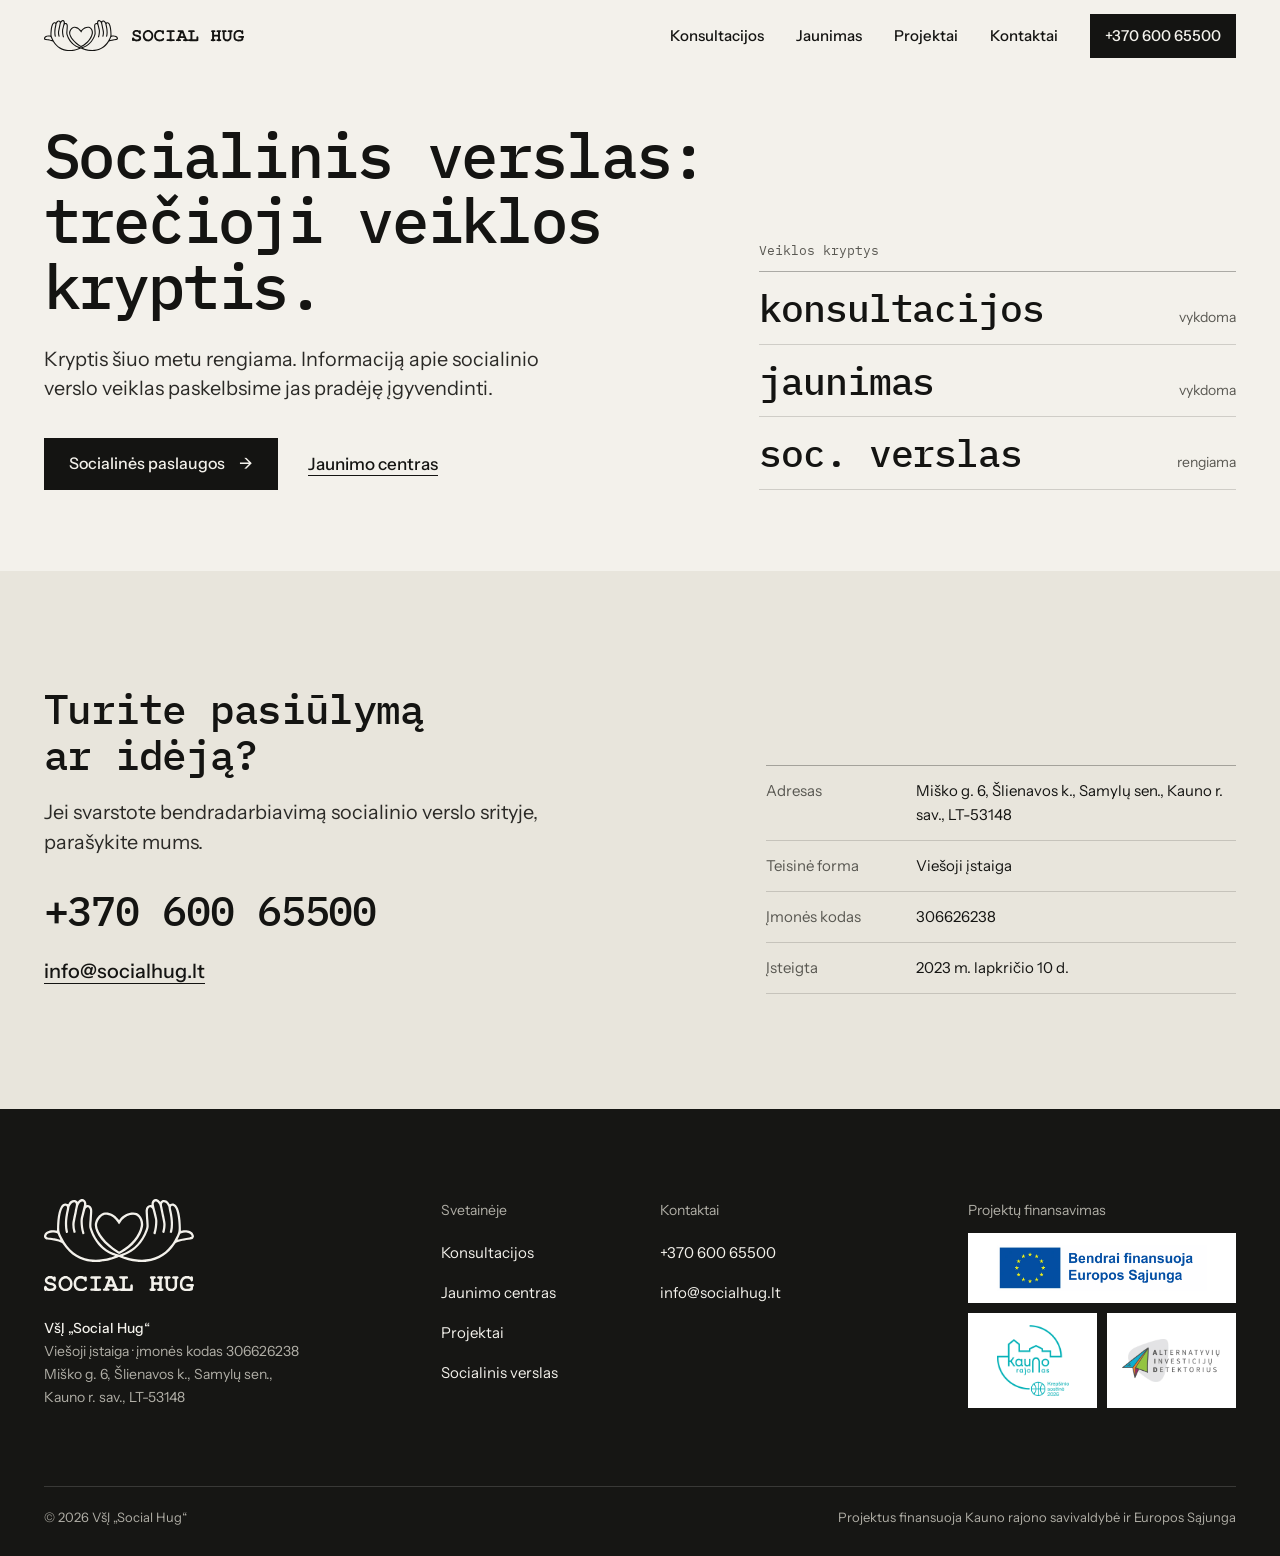
<file: socialinis-verslas.html>
<!DOCTYPE html>
<html lang="lt">
<head>
<meta charset="UTF-8">
<meta name="viewport" content="width=device-width, initial-scale=1, viewport-fit=cover">
<title>Socialinis verslas | Social Hug</title>
<meta name="description" content="Socialinis verslas: trečioji VšĮ „Social Hug“ veiklos kryptis, šiuo metu rengiama.">
<meta name="robots" content="index, follow, max-image-preview:large">
<meta name="theme-color" content="#F3F1EB">
<link rel="canonical" href="https://socialhug.lt/socialinis-verslas.html">
<meta property="og:type" content="website">
<meta property="og:locale" content="lt_LT">
<meta property="og:site_name" content="VšĮ „Social Hug“">
<meta property="og:title" content="Socialinis verslas | Social Hug">
<meta property="og:description" content="Socialinis verslas: trečioji VšĮ „Social Hug“ veiklos kryptis, šiuo metu rengiama.">
<meta property="og:url" content="https://socialhug.lt/socialinis-verslas.html">
<meta property="og:image" content="https://socialhug.lt/og.jpg">
<meta property="og:image:width" content="1200">
<meta property="og:image:height" content="630">
<meta name="twitter:card" content="summary_large_image">
<script type="application/ld+json">{"@context": "https://schema.org", "@type": "NGO", "name": "VšĮ Social Hug", "alternateName": "Social Hug", "url": "https://socialhug.lt/", "logo": "https://socialhug.lt/assets/logo.png", "image": "https://socialhug.lt/og.jpg", "email": "info@socialhug.lt", "telephone": "+37060065500", "taxID": "306626238", "foundingDate": "2023-11-10", "address": {"@type": "PostalAddress", "streetAddress": "Miško g. 6, Šlienavos k.", "addressLocality": "Samylų sen., Kauno r. sav.", "postalCode": "LT-53148", "addressRegion": "Kauno apskritis", "addressCountry": "LT"}, "areaServed": {"@type": "AdministrativeArea", "name": "Kauno rajono savivaldybė"}, "knowsLanguage": "lt"}</script>
<script>document.documentElement.classList.add('js')</script>
<link rel="icon" href="favicon.ico" sizes="48x48">
<link rel="icon" type="image/png" sizes="32x32" href="favicon.png">
<link rel="apple-touch-icon" href="apple-touch-icon.png">
<link rel="manifest" href="site.webmanifest">
<link rel="preconnect" href="https://fonts.googleapis.com">
<link rel="preconnect" href="https://fonts.gstatic.com" crossorigin>
<link href="https://fonts.googleapis.com/css2?family=IBM+Plex+Mono:wght@400;500&family=Instrument+Sans:wght@400;500;600&display=swap" rel="stylesheet">
<link rel="stylesheet" href="css/site.css">
</head>
<body>
<a class="skip" href="#turinys">Pereiti prie turinio</a>
<header class="nav" data-nav>
  <div class="wrap nav-in">
    <a class="brand" href="index.html" aria-label="VšĮ „Social Hug“, pradžia"><svg class="b-mark" viewBox="0 0 1876 788" aria-hidden="true" focusable="false"><g transform="translate(0,788) scale(1,-1)"><path d="M468 787 c-1 -1 -4 -2 -6 -3 -12 -3 -26 -13 -37 -27 -4 -4 -6 -4 -11 2 -18 22 -52 23 -80 3 -11 -8 -15 -13 -28 -35 -4 -6 -6 -6 -13 -3 -27 16 -63 3 -83 -32 -20 -32 -36 -97 -42 -164 -1 -7 -1 -17 -2 -23 -2 -19 -3 -57 -3 -85 -1 -15 -1 -28 -1 -28 0 -2 -5 -1 -18 1 -63 13 -123 -9 -139 -49 -1 -4 -3 -8 -4 -8 -1 -2 -1 -27 0 -27 1 0 2 -3 4 -6 7 -14 19 -21 36 -23 69 -7 135 -21 177 -38 10 -4 12 -6 23 -22 85 -127 207 -203 350 -217 3 0 8 -1 10 -2 5 -2 92 -2 97 0 2 1 7 2 12 2 10 1 42 6 52 8 23 4 31 5 46 9 40 10 79 23 113 37 16 7 17 7 26 3 59 -27 150 -51 218 -57 4 0 9 -1 11 -2 5 -2 93 -2 98 0 2 1 6 2 10 2 75 8 148 34 209 74 54 35 98 80 140 142 12 18 12 18 20 22 33 15 114 32 181 39 19 2 32 11 38 29 1 3 2 6 3 6 1 2 1 11 0 13 -1 2 -2 5 -3 8 -5 20 -21 38 -42 48 -27 12 -68 16 -98 10 -22 -5 -20 -7 -20 25 0 140 -24 253 -60 291 -22 21 -48 27 -71 14 -7 -4 -8 -3 -15 9 -17 29 -39 43 -67 43 -17 0 -25 -4 -36 -15 -8 -9 -9 -9 -16 -1 -8 11 -20 19 -33 24 -5 1 -9 3 -9 3 -1 1 -5 1 -9 1 -7 0 -9 0 -23 -7 -16 -8 -28 -32 -28 -57 0 -13 0 -14 -11 -12 -32 4 -59 -23 -63 -65 -1 -10 0 -24 3 -76 2 -20 4 -56 7 -99 2 -27 0 -39 -10 -68 -49 -136 -143 -241 -258 -287 -14 -6 -68 -24 -74 -25 -4 0 -52 15 -75 24 -116 45 -215 156 -261 291 -11 32 -11 39 -9 80 1 11 3 34 4 52 1 17 3 44 4 60 3 46 2 59 -7 79 -12 25 -31 37 -54 34 -11 -2 -12 -1 -11 8 2 25 -12 53 -32 62 -4 2 -8 4 -9 5 -4 1 -18 2 -21 0z m16 -30 c17 -5 21 -27 12 -61 -13 -53 -35 -143 -37 -153 -7 -42 1 -125 18 -180 5 -18 6 -19 20 -13 11 5 12 6 8 17 -16 46 -25 133 -18 172 4 20 30 123 33 128 4 8 20 17 28 17 15 0 28 -23 28 -47 0 -5 -1 -22 -2 -37 -1 -16 -3 -42 -4 -59 -1 -18 -3 -41 -4 -52 -2 -39 -1 -54 5 -73 36 -119 110 -223 202 -284 31 -21 81 -45 107 -52 13 -3 5 -8 -34 -20 -7 -2 -16 -5 -18 -5 -79 -25 -183 -32 -260 -20 -151 24 -267 116 -345 274 -33 67 -37 87 -30 175 8 121 29 194 59 213 12 7 24 8 30 0 7 -9 8 -20 2 -43 -3 -14 -9 -39 -13 -65 -1 -5 -2 -13 -3 -17 -1 -5 -1 -12 -2 -15 -9 -53 -5 -152 8 -187 3 -8 5 -8 17 -4 12 4 12 4 8 19 -17 69 -12 165 14 270 2 8 3 15 4 23 1 18 20 51 35 61 21 14 38 11 45 -8 4 -10 3 -18 -5 -57 -4 -19 -8 -36 -8 -38 0 -3 -2 -10 -3 -17 -3 -12 -5 -22 -15 -70 -8 -39 -9 -45 -11 -58 -3 -36 0 -74 11 -110 5 -20 6 -20 18 -16 13 4 14 6 11 15 -14 48 -17 89 -7 134 2 10 4 20 4 22 1 2 4 18 8 36 3 17 7 34 8 38 0 5 1 10 2 12 1 2 2 7 2 12 12 61 17 79 26 92 20 28 30 35 46 31z m921 -1 c16 -4 40 -34 43 -55 1 -5 3 -16 5 -23 2 -8 4 -19 5 -24 1 -5 3 -14 4 -19 5 -24 13 -64 14 -68 1 -2 2 -11 4 -19 9 -44 11 -55 12 -69 2 -30 -3 -67 -12 -97 -3 -11 -3 -12 9 -17 15 -5 15 -4 22 23 11 45 13 87 5 125 -2 9 -4 17 -4 20 -1 4 -4 20 -10 48 -2 11 -6 27 -8 36 -1 9 -4 23 -6 31 -2 8 -3 17 -4 19 0 2 -2 12 -4 22 -5 20 -6 29 -4 36 5 26 30 31 53 9 6 -5 9 -10 19 -27 9 -17 9 -17 10 -30 1 -9 2 -17 5 -29 25 -100 30 -197 13 -261 -5 -18 -5 -17 9 -22 12 -4 14 -3 19 16 16 64 13 156 -9 255 -10 44 -10 42 -8 50 8 30 42 19 60 -20 29 -63 48 -236 31 -296 -12 -41 -53 -116 -91 -165 -127 -167 -328 -217 -564 -143 -38 12 -41 14 -24 20 132 43 241 156 296 305 17 47 17 48 11 135 -5 69 -6 88 -7 102 -3 41 15 69 38 57 9 -4 18 -13 20 -19 4 -12 30 -118 32 -128 5 -41 -3 -119 -19 -165 -4 -13 -4 -14 8 -19 12 -5 14 -4 19 8 15 44 25 128 20 170 -2 20 -3 24 -24 110 -22 86 -22 87 -18 100 6 17 15 23 30 18z m-1281 -388 c23 -2 49 -11 49 -17 0 -2 15 -36 23 -52 10 -21 10 -23 -5 -18 -15 4 -50 13 -61 15 -3 0 -9 1 -14 2 -16 3 -55 8 -70 10 -29 2 -19 39 15 52 19 7 41 10 63 8z m1668 -2 c32 -6 49 -19 53 -39 1 -7 0 -12 -4 -15 -3 -3 -3 -3 -26 -6 -49 -6 -95 -15 -130 -25 -16 -4 -17 -4 -6 19 5 10 12 25 15 33 10 23 10 23 24 28 22 8 50 10 74 5z M762 619 c-53 -6 -102 -55 -122 -122 -31 -103 91 -273 281 -389 20 -12 17 -12 41 1 144 75 253 206 276 332 10 53 -7 109 -43 147 -24 23 -44 31 -80 31 -63 0 -126 -31 -165 -82 -11 -14 -11 -14 -22 0 -43 57 -108 88 -166 82z m36 -31 c49 -8 85 -36 125 -94 7 -11 14 -21 15 -21 3 -2 5 0 18 20 13 21 14 23 24 35 46 54 138 80 181 50 38 -26 58 -81 48 -132 -21 -113 -120 -234 -249 -305 -21 -12 -18 -12 -41 3 -140 90 -249 222 -255 310 -4 46 39 116 81 131 15 6 34 7 53 3z"/></g></svg><svg class="b-word" viewBox="0 0 1728 176" aria-hidden="true" focusable="false"><g transform="translate(0,176) scale(1,-1)"><path d="M50 175 c-1 -1 -4 -3 -8 -4 -34 -14 -44 -51 -21 -76 10 -11 21 -15 51 -22 28 -5 33 -8 38 -15 11 -18 -24 -37 -52 -28 -16 5 -21 9 -27 21 -8 16 -19 17 -28 3 -5 -9 -5 -31 0 -40 6 -10 13 -12 21 -7 3 2 5 3 6 3 2 0 23 -8 24 -9 2 -2 41 -1 44 0 1 1 5 3 9 4 24 10 37 29 34 51 -4 26 -20 38 -63 46 -32 6 -41 12 -40 25 3 28 59 28 68 0 6 -18 22 -20 28 -5 2 7 2 33 0 40 -4 10 -10 12 -19 7 -7 -3 -7 -3 -15 1 -5 2 -9 4 -10 5 -2 2 -38 2 -40 0z M227 174 c-2 -1 -8 -4 -13 -6 -11 -6 -21 -13 -28 -23 -26 -31 -26 -83 0 -114 10 -13 16 -17 42 -29 5 -3 36 -3 39 -1 1 1 5 3 9 4 72 28 70 140 -3 166 -3 2 -7 3 -7 4 0 2 -35 1 -39 -1z m39 -30 c47 -23 45 -93 -2 -113 -39 -16 -80 31 -67 76 10 32 43 49 69 37z M401 175 c-1 -1 -3 -2 -5 -3 -40 -12 -61 -54 -54 -105 4 -29 24 -52 52 -62 6 -1 11 -3 11 -4 2 -2 44 -1 47 0 1 1 6 3 11 4 28 10 42 31 28 43 -7 6 -12 5 -22 -5 -13 -11 -22 -15 -40 -15 -35 0 -56 17 -58 47 -3 31 4 52 22 64 24 16 65 9 71 -13 4 -17 24 -19 28 -3 1 6 1 32 0 38 -3 10 -11 13 -22 8 -6 -3 -6 -3 -16 1 -6 2 -11 4 -12 5 -2 2 -38 2 -41 0z M1625 174 c-1 -1 -3 -2 -4 -2 -5 0 -23 -11 -32 -19 -17 -18 -23 -34 -23 -68 0 -47 13 -67 50 -79 6 -3 11 -5 12 -5 1 -2 47 -1 50 0 1 1 5 3 10 5 27 8 29 10 29 30 0 17 0 18 7 22 4 2 4 2 4 12 0 15 2 14 -43 14 -43 0 -46 -1 -46 -14 0 -12 5 -14 28 -14 20 0 21 0 21 -10 0 -3 -1 -7 -1 -8 -4 -8 -35 -13 -56 -8 -23 5 -33 16 -36 39 -6 49 14 79 54 79 21 0 36 -8 39 -21 5 -17 19 -20 27 -7 3 5 2 39 0 44 -5 8 -12 10 -19 5 -3 -2 -5 -3 -6 -3 -2 0 -20 8 -21 9 -3 2 -41 1 -44 -1z M540 170 c-11 -6 -10 -19 0 -25 2 -1 7 -1 20 -1 24 0 21 7 21 -56 0 -63 3 -56 -21 -56 -18 0 -20 0 -25 -5 -6 -6 -3 -17 5 -22 5 -2 107 -2 112 1 10 5 10 19 0 24 -3 2 -6 2 -21 2 -24 0 -21 -7 -21 56 0 63 -3 56 21 56 15 0 18 0 21 2 10 5 10 19 0 24 -6 3 -108 3 -112 0z M713 171 c-12 -5 -12 -20 -1 -26 2 -1 6 -1 14 -1 16 0 16 -1 10 -18 -42 -103 -37 -93 -43 -94 -16 -2 -21 -19 -7 -27 4 -2 57 -2 61 0 15 7 10 27 -7 27 -9 0 -10 4 -5 15 3 5 4 5 36 5 36 0 35 0 39 -8 4 -9 2 -12 -6 -12 -17 0 -22 -20 -7 -27 6 -2 57 -2 62 1 3 2 6 3 7 3 0 0 3 -1 6 -3 6 -3 145 -4 149 0 3 2 4 54 2 63 -3 12 -20 15 -26 4 -2 -3 -3 -5 -3 -21 0 -16 0 -17 -2 -19 -4 -2 -55 -2 -58 1 -2 1 -2 1 -2 54 0 62 -2 56 15 56 16 0 21 4 21 14 0 13 -2 14 -51 14 -44 0 -45 0 -49 -6 -7 -13 1 -22 19 -22 17 0 15 6 15 -56 0 -62 2 -56 -15 -56 -9 0 -11 0 -15 -3 -6 -3 -7 -3 -13 0 -2 2 -6 3 -7 3 -6 0 -7 3 -22 39 -7 18 -17 43 -22 56 -5 12 -11 26 -13 32 -3 8 -5 10 -7 12 -4 2 -71 2 -75 0z m61 -43 c1 0 14 -31 18 -40 2 -7 0 -8 -20 -8 -24 0 -24 -1 -14 23 11 25 12 27 16 25z M1227 170 c-10 -6 -9 -19 2 -25 7 -4 7 -1 7 -57 0 -58 0 -56 -7 -56 -15 0 -19 -20 -6 -26 6 -3 53 -3 58 0 12 7 8 24 -6 26 -9 1 -9 1 -9 22 0 24 -3 22 31 22 34 0 31 2 31 -22 0 -21 0 -21 -9 -22 -16 -2 -21 -18 -8 -26 5 -3 53 -3 59 0 13 6 9 26 -6 26 -7 0 -7 -2 -7 56 0 55 0 54 5 56 10 3 14 16 7 24 -4 4 -4 4 -29 4 -32 0 -36 -2 -36 -14 0 -9 5 -13 15 -14 9 -1 9 -1 9 -20 0 -22 3 -20 -31 -20 -34 0 -31 -2 -31 20 0 19 0 19 9 20 14 2 18 19 6 26 -6 3 -48 3 -54 0z M1391 170 c-12 -5 -9 -22 4 -26 6 -2 6 -1 6 -49 1 -42 1 -45 3 -51 5 -16 24 -34 39 -40 3 -1 6 -2 7 -3 2 -1 36 -2 36 0 0 0 5 3 11 6 17 8 28 20 34 36 2 8 2 8 3 53 1 48 0 46 6 48 14 4 16 21 3 27 -5 2 -54 2 -59 -1 -15 -8 -8 -26 10 -26 12 0 11 3 11 -46 0 -47 0 -46 -6 -55 -14 -18 -43 -20 -59 -3 -10 9 -9 7 -10 57 0 51 -1 47 11 47 19 0 26 18 11 26 -5 3 -56 3 -61 0z"/></g></svg></a>
    <nav class="nav-links" aria-label="Pagrindinė navigacija"><a href="konsultacijos.html">Konsultacijos</a><a href="jaunimas.html">Jaunimas</a><a href="projektai.html">Projektai</a><a href="#kontaktai">Kontaktai</a><a class="btn nav-tel" href="tel:+37060065500">+370 600 65500</a></nav>
    <button class="nav-menu" type="button" aria-expanded="false" aria-controls="sheet"><span class="bars" aria-hidden="true"></span>Meniu</button>
    <div class="nav-sheet" id="sheet"><a href="konsultacijos.html">Konsultacijos</a><a href="jaunimas.html">Jaunimas</a><a href="projektai.html">Projektai</a><a href="#kontaktai">Kontaktai</a><a class="btn" href="tel:+37060065500">Skambinti +370 600 65500</a></div>
  </div>
</header>
<main id="turinys">
  <section class="hero hero-sub" data-hero>
    <div class="wrap hero-grid">
      <div>
        <h1 class="t-display rv">Socialinis verslas: trečioji veiklos kryptis.</h1>
        <p class="lead rv" style="--d:140ms">Kryptis šiuo metu rengiama. Informaciją apie socialinio verslo veiklas paskelbsime jas pradėję įgyvendinti.</p>
        <div class="acts rv" style="--d:280ms">
          <a class="btn" href="konsultacijos.html">Socialinės paslaugos <span class="arr" aria-hidden="true">→</span></a>
          <a class="lnk" href="jaunimas.html">Jaunimo centras</a>
        </div>
      </div>
      <div class="stack rv" style="--d:420ms">
        <span class="cap">Veiklos kryptys</span>
        <ul><li>konsultacijos <small>vykdoma</small></li><li>jaunimas <small>vykdoma</small></li><li>soc. verslas <small>rengiama</small></li></ul>
      </div>
    </div>
  </section>

  <section class="sec sec-tone" id="kontaktai" aria-labelledby="kontaktai-h">
    <div class="wrap contact">
      <div class="rv">
        <h2 class="t-h2" id="kontaktai-h">Turite pasiūlymą ar idėją?</h2>
        <p class="lead" style="margin-top:20px">Jei svarstote bendradarbiavimą socialinio verslo srityje, parašykite mums.</p>
        <a class="tel-big" href="tel:+37060065500">+370 600 65500</a><br>
        <a class="lnk mail" href="mailto:info@socialhug.lt">info@socialhug.lt</a>
      </div>
      <dl class="reg rv" style="--d:120ms">
        <div><dt>Adresas</dt><dd>Miško g. 6, Šlienavos k., Samylų sen., Kauno r. sav., LT-53148</dd></div>
        <div><dt>Teisinė forma</dt><dd>Viešoji įstaiga</dd></div>
        <div><dt>Įmonės kodas</dt><dd>306626238</dd></div>
        <div><dt>Įsteigta</dt><dd>2023 m. lapkričio 10 d.</dd></div>
      </dl>
    </div>
  </section>
</main>
<footer class="foot">
  <div class="wrap">
    <div class="foot-grid">
      <div class="foot-brand">
        <svg class="b-mark" viewBox="0 0 1876 788" role="img" aria-label="Social Hug"><g transform="translate(0,788) scale(1,-1)"><path d="M468 787 c-1 -1 -4 -2 -6 -3 -12 -3 -26 -13 -37 -27 -4 -4 -6 -4 -11 2 -18 22 -52 23 -80 3 -11 -8 -15 -13 -28 -35 -4 -6 -6 -6 -13 -3 -27 16 -63 3 -83 -32 -20 -32 -36 -97 -42 -164 -1 -7 -1 -17 -2 -23 -2 -19 -3 -57 -3 -85 -1 -15 -1 -28 -1 -28 0 -2 -5 -1 -18 1 -63 13 -123 -9 -139 -49 -1 -4 -3 -8 -4 -8 -1 -2 -1 -27 0 -27 1 0 2 -3 4 -6 7 -14 19 -21 36 -23 69 -7 135 -21 177 -38 10 -4 12 -6 23 -22 85 -127 207 -203 350 -217 3 0 8 -1 10 -2 5 -2 92 -2 97 0 2 1 7 2 12 2 10 1 42 6 52 8 23 4 31 5 46 9 40 10 79 23 113 37 16 7 17 7 26 3 59 -27 150 -51 218 -57 4 0 9 -1 11 -2 5 -2 93 -2 98 0 2 1 6 2 10 2 75 8 148 34 209 74 54 35 98 80 140 142 12 18 12 18 20 22 33 15 114 32 181 39 19 2 32 11 38 29 1 3 2 6 3 6 1 2 1 11 0 13 -1 2 -2 5 -3 8 -5 20 -21 38 -42 48 -27 12 -68 16 -98 10 -22 -5 -20 -7 -20 25 0 140 -24 253 -60 291 -22 21 -48 27 -71 14 -7 -4 -8 -3 -15 9 -17 29 -39 43 -67 43 -17 0 -25 -4 -36 -15 -8 -9 -9 -9 -16 -1 -8 11 -20 19 -33 24 -5 1 -9 3 -9 3 -1 1 -5 1 -9 1 -7 0 -9 0 -23 -7 -16 -8 -28 -32 -28 -57 0 -13 0 -14 -11 -12 -32 4 -59 -23 -63 -65 -1 -10 0 -24 3 -76 2 -20 4 -56 7 -99 2 -27 0 -39 -10 -68 -49 -136 -143 -241 -258 -287 -14 -6 -68 -24 -74 -25 -4 0 -52 15 -75 24 -116 45 -215 156 -261 291 -11 32 -11 39 -9 80 1 11 3 34 4 52 1 17 3 44 4 60 3 46 2 59 -7 79 -12 25 -31 37 -54 34 -11 -2 -12 -1 -11 8 2 25 -12 53 -32 62 -4 2 -8 4 -9 5 -4 1 -18 2 -21 0z m16 -30 c17 -5 21 -27 12 -61 -13 -53 -35 -143 -37 -153 -7 -42 1 -125 18 -180 5 -18 6 -19 20 -13 11 5 12 6 8 17 -16 46 -25 133 -18 172 4 20 30 123 33 128 4 8 20 17 28 17 15 0 28 -23 28 -47 0 -5 -1 -22 -2 -37 -1 -16 -3 -42 -4 -59 -1 -18 -3 -41 -4 -52 -2 -39 -1 -54 5 -73 36 -119 110 -223 202 -284 31 -21 81 -45 107 -52 13 -3 5 -8 -34 -20 -7 -2 -16 -5 -18 -5 -79 -25 -183 -32 -260 -20 -151 24 -267 116 -345 274 -33 67 -37 87 -30 175 8 121 29 194 59 213 12 7 24 8 30 0 7 -9 8 -20 2 -43 -3 -14 -9 -39 -13 -65 -1 -5 -2 -13 -3 -17 -1 -5 -1 -12 -2 -15 -9 -53 -5 -152 8 -187 3 -8 5 -8 17 -4 12 4 12 4 8 19 -17 69 -12 165 14 270 2 8 3 15 4 23 1 18 20 51 35 61 21 14 38 11 45 -8 4 -10 3 -18 -5 -57 -4 -19 -8 -36 -8 -38 0 -3 -2 -10 -3 -17 -3 -12 -5 -22 -15 -70 -8 -39 -9 -45 -11 -58 -3 -36 0 -74 11 -110 5 -20 6 -20 18 -16 13 4 14 6 11 15 -14 48 -17 89 -7 134 2 10 4 20 4 22 1 2 4 18 8 36 3 17 7 34 8 38 0 5 1 10 2 12 1 2 2 7 2 12 12 61 17 79 26 92 20 28 30 35 46 31z m921 -1 c16 -4 40 -34 43 -55 1 -5 3 -16 5 -23 2 -8 4 -19 5 -24 1 -5 3 -14 4 -19 5 -24 13 -64 14 -68 1 -2 2 -11 4 -19 9 -44 11 -55 12 -69 2 -30 -3 -67 -12 -97 -3 -11 -3 -12 9 -17 15 -5 15 -4 22 23 11 45 13 87 5 125 -2 9 -4 17 -4 20 -1 4 -4 20 -10 48 -2 11 -6 27 -8 36 -1 9 -4 23 -6 31 -2 8 -3 17 -4 19 0 2 -2 12 -4 22 -5 20 -6 29 -4 36 5 26 30 31 53 9 6 -5 9 -10 19 -27 9 -17 9 -17 10 -30 1 -9 2 -17 5 -29 25 -100 30 -197 13 -261 -5 -18 -5 -17 9 -22 12 -4 14 -3 19 16 16 64 13 156 -9 255 -10 44 -10 42 -8 50 8 30 42 19 60 -20 29 -63 48 -236 31 -296 -12 -41 -53 -116 -91 -165 -127 -167 -328 -217 -564 -143 -38 12 -41 14 -24 20 132 43 241 156 296 305 17 47 17 48 11 135 -5 69 -6 88 -7 102 -3 41 15 69 38 57 9 -4 18 -13 20 -19 4 -12 30 -118 32 -128 5 -41 -3 -119 -19 -165 -4 -13 -4 -14 8 -19 12 -5 14 -4 19 8 15 44 25 128 20 170 -2 20 -3 24 -24 110 -22 86 -22 87 -18 100 6 17 15 23 30 18z m-1281 -388 c23 -2 49 -11 49 -17 0 -2 15 -36 23 -52 10 -21 10 -23 -5 -18 -15 4 -50 13 -61 15 -3 0 -9 1 -14 2 -16 3 -55 8 -70 10 -29 2 -19 39 15 52 19 7 41 10 63 8z m1668 -2 c32 -6 49 -19 53 -39 1 -7 0 -12 -4 -15 -3 -3 -3 -3 -26 -6 -49 -6 -95 -15 -130 -25 -16 -4 -17 -4 -6 19 5 10 12 25 15 33 10 23 10 23 24 28 22 8 50 10 74 5z M762 619 c-53 -6 -102 -55 -122 -122 -31 -103 91 -273 281 -389 20 -12 17 -12 41 1 144 75 253 206 276 332 10 53 -7 109 -43 147 -24 23 -44 31 -80 31 -63 0 -126 -31 -165 -82 -11 -14 -11 -14 -22 0 -43 57 -108 88 -166 82z m36 -31 c49 -8 85 -36 125 -94 7 -11 14 -21 15 -21 3 -2 5 0 18 20 13 21 14 23 24 35 46 54 138 80 181 50 38 -26 58 -81 48 -132 -21 -113 -120 -234 -249 -305 -21 -12 -18 -12 -41 3 -140 90 -249 222 -255 310 -4 46 39 116 81 131 15 6 34 7 53 3z"/></g></svg><svg class="b-word" viewBox="0 0 1728 176" aria-hidden="true" focusable="false"><g transform="translate(0,176) scale(1,-1)"><path d="M50 175 c-1 -1 -4 -3 -8 -4 -34 -14 -44 -51 -21 -76 10 -11 21 -15 51 -22 28 -5 33 -8 38 -15 11 -18 -24 -37 -52 -28 -16 5 -21 9 -27 21 -8 16 -19 17 -28 3 -5 -9 -5 -31 0 -40 6 -10 13 -12 21 -7 3 2 5 3 6 3 2 0 23 -8 24 -9 2 -2 41 -1 44 0 1 1 5 3 9 4 24 10 37 29 34 51 -4 26 -20 38 -63 46 -32 6 -41 12 -40 25 3 28 59 28 68 0 6 -18 22 -20 28 -5 2 7 2 33 0 40 -4 10 -10 12 -19 7 -7 -3 -7 -3 -15 1 -5 2 -9 4 -10 5 -2 2 -38 2 -40 0z M227 174 c-2 -1 -8 -4 -13 -6 -11 -6 -21 -13 -28 -23 -26 -31 -26 -83 0 -114 10 -13 16 -17 42 -29 5 -3 36 -3 39 -1 1 1 5 3 9 4 72 28 70 140 -3 166 -3 2 -7 3 -7 4 0 2 -35 1 -39 -1z m39 -30 c47 -23 45 -93 -2 -113 -39 -16 -80 31 -67 76 10 32 43 49 69 37z M401 175 c-1 -1 -3 -2 -5 -3 -40 -12 -61 -54 -54 -105 4 -29 24 -52 52 -62 6 -1 11 -3 11 -4 2 -2 44 -1 47 0 1 1 6 3 11 4 28 10 42 31 28 43 -7 6 -12 5 -22 -5 -13 -11 -22 -15 -40 -15 -35 0 -56 17 -58 47 -3 31 4 52 22 64 24 16 65 9 71 -13 4 -17 24 -19 28 -3 1 6 1 32 0 38 -3 10 -11 13 -22 8 -6 -3 -6 -3 -16 1 -6 2 -11 4 -12 5 -2 2 -38 2 -41 0z M1625 174 c-1 -1 -3 -2 -4 -2 -5 0 -23 -11 -32 -19 -17 -18 -23 -34 -23 -68 0 -47 13 -67 50 -79 6 -3 11 -5 12 -5 1 -2 47 -1 50 0 1 1 5 3 10 5 27 8 29 10 29 30 0 17 0 18 7 22 4 2 4 2 4 12 0 15 2 14 -43 14 -43 0 -46 -1 -46 -14 0 -12 5 -14 28 -14 20 0 21 0 21 -10 0 -3 -1 -7 -1 -8 -4 -8 -35 -13 -56 -8 -23 5 -33 16 -36 39 -6 49 14 79 54 79 21 0 36 -8 39 -21 5 -17 19 -20 27 -7 3 5 2 39 0 44 -5 8 -12 10 -19 5 -3 -2 -5 -3 -6 -3 -2 0 -20 8 -21 9 -3 2 -41 1 -44 -1z M540 170 c-11 -6 -10 -19 0 -25 2 -1 7 -1 20 -1 24 0 21 7 21 -56 0 -63 3 -56 -21 -56 -18 0 -20 0 -25 -5 -6 -6 -3 -17 5 -22 5 -2 107 -2 112 1 10 5 10 19 0 24 -3 2 -6 2 -21 2 -24 0 -21 -7 -21 56 0 63 -3 56 21 56 15 0 18 0 21 2 10 5 10 19 0 24 -6 3 -108 3 -112 0z M713 171 c-12 -5 -12 -20 -1 -26 2 -1 6 -1 14 -1 16 0 16 -1 10 -18 -42 -103 -37 -93 -43 -94 -16 -2 -21 -19 -7 -27 4 -2 57 -2 61 0 15 7 10 27 -7 27 -9 0 -10 4 -5 15 3 5 4 5 36 5 36 0 35 0 39 -8 4 -9 2 -12 -6 -12 -17 0 -22 -20 -7 -27 6 -2 57 -2 62 1 3 2 6 3 7 3 0 0 3 -1 6 -3 6 -3 145 -4 149 0 3 2 4 54 2 63 -3 12 -20 15 -26 4 -2 -3 -3 -5 -3 -21 0 -16 0 -17 -2 -19 -4 -2 -55 -2 -58 1 -2 1 -2 1 -2 54 0 62 -2 56 15 56 16 0 21 4 21 14 0 13 -2 14 -51 14 -44 0 -45 0 -49 -6 -7 -13 1 -22 19 -22 17 0 15 6 15 -56 0 -62 2 -56 -15 -56 -9 0 -11 0 -15 -3 -6 -3 -7 -3 -13 0 -2 2 -6 3 -7 3 -6 0 -7 3 -22 39 -7 18 -17 43 -22 56 -5 12 -11 26 -13 32 -3 8 -5 10 -7 12 -4 2 -71 2 -75 0z m61 -43 c1 0 14 -31 18 -40 2 -7 0 -8 -20 -8 -24 0 -24 -1 -14 23 11 25 12 27 16 25z M1227 170 c-10 -6 -9 -19 2 -25 7 -4 7 -1 7 -57 0 -58 0 -56 -7 -56 -15 0 -19 -20 -6 -26 6 -3 53 -3 58 0 12 7 8 24 -6 26 -9 1 -9 1 -9 22 0 24 -3 22 31 22 34 0 31 2 31 -22 0 -21 0 -21 -9 -22 -16 -2 -21 -18 -8 -26 5 -3 53 -3 59 0 13 6 9 26 -6 26 -7 0 -7 -2 -7 56 0 55 0 54 5 56 10 3 14 16 7 24 -4 4 -4 4 -29 4 -32 0 -36 -2 -36 -14 0 -9 5 -13 15 -14 9 -1 9 -1 9 -20 0 -22 3 -20 -31 -20 -34 0 -31 -2 -31 20 0 19 0 19 9 20 14 2 18 19 6 26 -6 3 -48 3 -54 0z M1391 170 c-12 -5 -9 -22 4 -26 6 -2 6 -1 6 -49 1 -42 1 -45 3 -51 5 -16 24 -34 39 -40 3 -1 6 -2 7 -3 2 -1 36 -2 36 0 0 0 5 3 11 6 17 8 28 20 34 36 2 8 2 8 3 53 1 48 0 46 6 48 14 4 16 21 3 27 -5 2 -54 2 -59 -1 -15 -8 -8 -26 10 -26 12 0 11 3 11 -46 0 -47 0 -46 -6 -55 -14 -18 -43 -20 -59 -3 -10 9 -9 7 -10 57 0 51 -1 47 11 47 19 0 26 18 11 26 -5 3 -56 3 -61 0z"/></g></svg>
        <p class="foot-org"><strong>VšĮ „Social Hug“</strong><br>Viešoji įstaiga · įmonės kodas 306626238<br>Miško g. 6, Šlienavos k., Samylų sen.,<br>Kauno r. sav., LT-53148</p>
      </div>
      <nav aria-label="Svetainė">
        <h2>Svetainėje</h2>
        <ul><li><a href="konsultacijos.html">Konsultacijos</a></li><li><a href="jaunimas.html">Jaunimo centras</a></li><li><a href="projektai.html">Projektai</a></li><li><a href="socialinis-verslas.html">Socialinis verslas</a></li></ul>
      </nav>
      <div>
        <h2>Kontaktai</h2>
        <ul><li><a href="tel:+37060065500">+370 600 65500</a></li><li><a href="mailto:info@socialhug.lt">info@socialhug.lt</a></li></ul>
      </div>
      <div>
        <h2>Projektų finansavimas</h2>
        <div class="funders">
          <div class="chip-w"><img class="f-eu" src="assets/eu-badge.webp" alt="Bendrai finansuoja Europos Sąjunga" width="800" height="174" loading="lazy"></div>
          <div class="f-row">
            <div class="chip-w"><img class="f-kr" src="assets/kauno-r-logo.webp" alt="Kauno rajono savivaldybė" width="387" height="384" loading="lazy"></div>
            <div class="chip-w"><img class="f-aid" style="width:100px" src="assets/aid-logo.webp" alt="Projekto „Alternatyvių investicijų detektorius“ ženklas" width="600" height="257" loading="lazy"></div>
          </div>
        </div>
      </div>
    </div>
    <div class="foot-base"><p>© 2026 VšĮ „Social Hug“</p><p>Projektus finansuoja Kauno rajono savivaldybė ir Europos Sąjunga</p></div>
  </div>
</footer>
<script src="js/lenis.min.js" defer></script>
<script src="js/motion.js" defer></script>
<script src="js/site.js" defer></script>
</body>
</html>
</file>
<file: css/site.css>
/* VšĮ „Social Hug“ · 6-as pasas
   Raidės tęsia logotipo rašomosios mašinėlės žodžio skeletą (IBM Plex Mono),
   tekstas Instrument Sans. Monochromas: spalvą neša tik finansuotojų ženklai. */
:root {
  --paper: #F3F1EB;
  --lift: #FAF9F5;
  --tone: #E8E5DC;
  --ink: #141412;
  --ink-2: #2B2A27;
  --muted: #595852;
  --line: rgba(20, 20, 18, .16);
  --line-2: rgba(20, 20, 18, .32);
  --deep: #161614;
  --deep-lift: #26261F;
  --on-deep: #F3F1EB;
  --on-deep-muted: #B0AEA6;
  --on-deep-line: rgba(243, 241, 235, .16);

  --f-display: "IBM Plex Mono", ui-monospace, monospace;
  --f-text: "Instrument Sans", "Helvetica Neue", sans-serif;

  --t-display: clamp(34px, 1.6rem + 2.9vw, 62px);
  --t-h2: clamp(28px, 1.2rem + 1.7vw, 44px);
  --t-h3: clamp(21px, 1.1rem + .45vw, 26px);
  --t-lead: clamp(18px, 1rem + .3vw, 21px);
  --t-body: 17px;
  --t-small: 15px;
  --t-cap: 13px;

  --wrap: 1320px;
  --gut: clamp(20px, 3.4vw, 48px);
  --sec: clamp(88px, 9vw, 136px);
  --nav-h: 72px;

  --e-ui: cubic-bezier(.33, 1, .68, 1);
  --e-out: cubic-bezier(.22, 1, .36, 1);
  --d-fast: 180ms;
  --d-ui: 320ms;
  --d-band: 420ms;
}

*, *::before, *::after { box-sizing: border-box; }
html { -webkit-text-size-adjust: 100%; text-size-adjust: 100%; }
body {
  margin: 0; background: var(--paper); color: var(--ink);
  font-family: var(--f-text); font-size: var(--t-body); line-height: 1.6;
  -webkit-font-smoothing: antialiased; text-rendering: optimizeLegibility;
}
img, svg { display: block; max-width: 100%; }
a { color: inherit; }
p, h1, h2, h3, dl, dd, figure { margin: 0; }
h1, h2, h3 { font-weight: 500; }
::selection { background: var(--ink); color: var(--paper); }
:focus-visible { outline: 2px solid currentColor; outline-offset: 3px; }
.skip { position: absolute; left: -9999px; top: 8px; background: var(--ink); color: var(--paper); padding: 12px 16px; z-index: 100; }
.skip:focus { left: 8px; }

.wrap { width: 100%; max-width: calc(var(--wrap) + var(--gut) * 2); margin-inline: auto; padding-inline: var(--gut); }

/* type */
.t-display { font-family: var(--f-display); font-size: var(--t-display); font-weight: 500; line-height: 1.06; letter-spacing: -.035em; }
.t-h2 { font-family: var(--f-display); font-size: var(--t-h2); font-weight: 500; line-height: 1.12; letter-spacing: -.03em; }
.t-h3 { font-family: var(--f-display); font-size: var(--t-h3); font-weight: 500; line-height: 1.25; letter-spacing: -.02em; }
.lead { font-size: var(--t-lead); line-height: 1.5; color: var(--ink-2); max-width: 40ch; }
.small { font-size: var(--t-small); line-height: 1.55; }
.cap { font-family: var(--f-display); font-size: var(--t-cap); line-height: 1.5; letter-spacing: 0; color: var(--muted); }
.muted { color: var(--muted); }
.prose p + p { margin-top: 14px; }
.prose { max-width: 62ch; }

/* actions */
.btn {
  display: inline-flex; align-items: center; gap: 14px; min-height: 52px; padding: 0 24px;
  background: var(--ink); color: var(--paper); text-decoration: none; font-weight: 500; font-size: 16px;
  border: 1px solid var(--ink); position: relative; overflow: hidden; isolation: isolate;
  transition: color var(--d-ui) var(--e-ui);
}
.btn::before { content: ""; position: absolute; inset: 0; background: var(--paper); transform: scaleX(0); transform-origin: left; transition: transform var(--d-band) var(--e-ui); z-index: -1; }
.btn .arr { transition: transform var(--d-ui) var(--e-ui); }
.btn:hover { color: var(--ink); }
.btn:hover::before { transform: scaleX(1); }
.btn:hover .arr { transform: translateX(4px); }
.btn:active { transform: translateY(1px); }
.dark .btn, .btn-light { background: var(--on-deep); color: var(--deep); border-color: var(--on-deep); }
.dark .btn::before, .btn-light::before { background: var(--deep); }
.dark .btn:hover, .btn-light:hover { color: var(--on-deep); }

.lnk {
  display: inline-flex; align-items: center; gap: 10px; min-height: 44px; text-decoration: none; font-weight: 500;
  background: linear-gradient(currentColor, currentColor) left calc(100% - 10px) / 100% 1px no-repeat;
  transition: background-size var(--d-ui) var(--e-ui);
}
.lnk:hover { background-size: 0 1px; background-position: right calc(100% - 10px); }
.lnk .arr { transition: transform var(--d-ui) var(--e-ui); }
.lnk:hover .arr { transform: translateX(4px); }
.acts { display: flex; flex-wrap: wrap; align-items: center; gap: 14px 30px; }

/* nav */
.nav { position: fixed; inset: 0 0 auto; z-index: 50; height: var(--nav-h); background: var(--paper); transition: transform .45s var(--e-ui), box-shadow var(--d-ui) var(--e-ui); }
.nav.is-scrolled { box-shadow: 0 1px 0 var(--line); }
.nav.is-away { transform: translateY(-100%); }
.nav-in { height: 100%; display: flex; align-items: center; justify-content: space-between; gap: 24px; }
.brand { display: flex; align-items: center; gap: 14px; text-decoration: none; min-height: 44px; }
.brand svg { fill: currentColor; }
.brand .b-mark { width: 74px; height: auto; }
.brand .b-word { width: 112px; height: auto; }
.nav-links { display: flex; align-items: center; gap: 4px; }
.nav-links a { position: relative; display: inline-flex; align-items: center; min-height: 44px; padding: 0 14px; text-decoration: none; font-size: 15px; font-weight: 500; }
.nav-links a::after { content: ""; position: absolute; left: 14px; right: 14px; bottom: 9px; height: 1px; background: currentColor; transform: scaleX(0); transform-origin: left; transition: transform var(--d-ui) var(--e-ui); }
.nav-links a:hover::after, .nav-links a[aria-current="page"]::after { transform: scaleX(1); }
.nav-tel { margin-left: 14px; min-height: 44px; padding: 0 18px; font-size: 15px; }
.nav-menu { display: none; }
.nav-sheet { display: none; }

/* hero */
main { display: block; }
.hero { padding-top: calc(var(--nav-h) + clamp(28px, 5.5vh, 64px)); }
.hero-grid { display: grid; grid-template-columns: minmax(0, 7fr) minmax(0, 5fr); gap: 48px; align-items: center; }
.hero h1 { max-width: 21ch; }
.hero .lead { margin-top: 26px; }
.hero .acts { margin-top: 34px; }

.facts { margin-top: clamp(40px, 7vh, 72px); display: grid; grid-template-columns: repeat(3, minmax(0, 1fr)); border-top: 1px solid var(--line-2); }
.facts > div { padding: 18px 24px 22px 0; }
.facts > div + div { padding-left: 24px; border-left: 1px solid var(--line); }
.facts dt { font-size: 14px; color: var(--muted); }
.facts dd { font-family: var(--f-display); font-size: 19px; font-weight: 500; letter-spacing: -.02em; margin-top: 4px; }

/* inner hero: claim left, the subject in display type right */
.hero-sub { padding-bottom: clamp(56px, 9vh, 96px); }
.hero-sub .hero-grid { align-items: end; }
.stack { justify-self: stretch; }
.stack .cap { display: block; margin-bottom: 10px; }
.stack ul { list-style: none; margin: 0; padding: 0; border-top: 1px solid var(--line-2); }
.stack li { font-family: var(--f-display); font-size: clamp(26px, 1.1rem + 1.6vw, 40px); font-weight: 500; letter-spacing: -.03em; line-height: 1.15; padding: 14px 0; border-bottom: 1px solid var(--line); display: flex; justify-content: space-between; align-items: baseline; gap: 20px; }
.stack li small { font-family: var(--f-text); font-size: 14px; letter-spacing: 0; color: var(--muted); font-weight: 400; text-align: right; }
.stack .note { margin-top: 16px; font-size: var(--t-small); color: var(--muted); }

/* sections */
.sec { padding-block: var(--sec); }
.sec-tone { background: var(--tone); }
.dark { background: var(--deep); color: var(--on-deep); }
.dark .muted, .dark .cap { color: var(--on-deep-muted); }
.dark .lead { color: var(--on-deep); }
.head { display: grid; grid-template-columns: minmax(0, 7fr) minmax(0, 5fr); gap: 48px; align-items: end; margin-bottom: clamp(44px, 6vw, 72px); }
.head .lead { justify-self: end; }

/* directions: rows on the dark ground, a band slides in from the left */
.doors { border-top: 1px solid var(--on-deep-line); }
.door { position: relative; display: block; text-decoration: none; color: var(--on-deep); border-bottom: 1px solid var(--on-deep-line); isolation: isolate; }
.door::before { content: ""; position: absolute; inset: 0; background: var(--deep-lift); transform: scaleX(0); transform-origin: left; transition: transform var(--d-band) var(--e-ui); z-index: -1; }
.door-in { display: grid; grid-template-columns: minmax(0, 6fr) minmax(0, 4fr) minmax(0, 2fr); gap: 40px; align-items: baseline; padding-block: clamp(26px, 3.2vw, 40px); transition: transform var(--d-band) var(--e-ui); }
.door-t { font-family: var(--f-display); font-size: clamp(26px, 1.1rem + 1.7vw, 42px); font-weight: 500; letter-spacing: -.03em; line-height: 1.12; }
.door-d { color: var(--on-deep-muted); font-size: var(--t-small); max-width: 38ch; transition: color var(--d-band) var(--e-ui); }
.door-s { justify-self: end; display: flex; align-items: center; gap: 18px; font-family: var(--f-display); font-size: var(--t-cap); color: var(--on-deep-muted); white-space: nowrap; }
.door-s .arr { font-family: var(--f-text); font-size: 22px; color: var(--on-deep); transition: transform var(--d-band) var(--e-ui); }
.door:hover::before, .door:focus-visible::before { transform: scaleX(1); }
.door:hover .door-in { transform: translateX(14px); }
.door:hover .door-d { color: var(--on-deep); }
.door:hover .arr { transform: translateX(6px); }

/* funded projects: sheets with the funder's mark on white */
.sheets { display: grid; grid-template-columns: repeat(12, minmax(0, 1fr)); gap: 0 32px; align-items: start; }
.sheet { position: relative; background: var(--lift); border: 1px solid var(--line); display: flex; flex-direction: column; transition: border-color var(--d-ui) var(--e-ui), transform var(--d-ui) var(--e-ui); }
.sheets .sheet:nth-child(1) { grid-column: 1 / span 6; }
.sheets .sheet:nth-child(2) { grid-column: 7 / span 6; margin-top: clamp(48px, 6vw, 96px); }
.sheet:hover { border-color: var(--line-2); }
.sheet-logos { display: flex; align-items: center; gap: 28px; flex-wrap: wrap; padding: 30px 32px; background: #fff; border-bottom: 1px solid var(--line); min-height: 172px; }
.sheet-logos img { height: auto; }
.lg-kr { width: 112px; }
.lg-eu { width: 236px; }
.lg-aid { width: 168px; }
.sheet-body { padding: 30px 32px 34px; display: flex; flex-direction: column; gap: 14px; flex: 1; }
.sheet-body .cap { order: -1; }
.sheet-body p:not(.cap):not(.t-h3) { color: var(--ink-2); font-size: var(--t-small); }
.sheet-body .lnk { margin-top: 6px; align-self: flex-start; }
.sheet-funder { font-size: var(--t-small); color: var(--muted); margin-top: auto; padding-top: 18px; border-top: 1px solid var(--line); }

/* about */
.about { display: grid; grid-template-columns: minmax(0, 7fr) minmax(0, 5fr); gap: 64px; align-items: start; }
.about .t-h2 { max-width: 20ch; }
.about-text { margin-top: 30px; max-width: 54ch; color: var(--ink-2); }
.about-text p + p { margin-top: 14px; }
.ledger { border-top: 1px solid var(--line-2); }
.ledger .cap { display: block; padding: 14px 0 6px; }
.ledger ul { list-style: none; margin: 0; padding: 0; }
.ledger li { font-family: var(--f-display); font-size: clamp(19px, 1rem + .45vw, 24px); letter-spacing: -.02em; padding: 13px 0; border-bottom: 1px solid var(--line); }

/* rows: services and activities */
.rows { border-top: 1px solid var(--line-2); }
.row { position: relative; display: grid; grid-template-columns: minmax(0, 5fr) minmax(0, 7fr); gap: 48px; align-items: baseline; padding: clamp(22px, 2.4vw, 32px) 0; border-bottom: 1px solid var(--line); isolation: isolate; }
.row::before { content: ""; position: absolute; inset: 0 calc(var(--gut) * -1); background: var(--lift); opacity: 0; transition: opacity var(--d-ui) var(--e-ui); z-index: -1; }
.row:hover::before { opacity: 1; }
.row h3 { transition: transform var(--d-ui) var(--e-ui); }
.row:hover h3 { transform: translateX(10px); }
.row p { color: var(--ink-2); max-width: 56ch; }
.sec-tone .row::before { background: var(--paper); }

/* goals on dark: 2x2 */
.goals { display: grid; grid-template-columns: 1fr 1fr; border-top: 1px solid var(--on-deep-line); }
.goal { padding: 34px 40px 38px 0; border-bottom: 1px solid var(--on-deep-line); }
.goal:nth-child(2n) { padding-left: 40px; padding-right: 0; border-left: 1px solid var(--on-deep-line); }
.goal h3 { margin-bottom: 12px; }
.goal p { color: var(--on-deep-muted); max-width: 44ch; }

.note-line { margin-top: 40px; display: flex; gap: 24px; align-items: baseline; padding-top: 22px; border-top: 1px solid var(--line); color: var(--muted); font-size: var(--t-small); max-width: 760px; }

/* request: a letter is prepared in the visitor's own mail app */
.req { display: grid; grid-template-columns: minmax(0, 5fr) minmax(0, 7fr); gap: 64px; align-items: start; }
.req-side .t-h2 { max-width: 16ch; }
.req-side p { margin-top: 20px; max-width: 40ch; }
.req-side .tel-big { margin-top: 34px; }
.tel-big { display: inline-block; font-family: var(--f-display); font-size: clamp(28px, 1.2rem + 1.8vw, 46px); font-weight: 500; letter-spacing: -.03em; text-decoration: none; line-height: 1.1; background: linear-gradient(currentColor, currentColor) left bottom / 0 2px no-repeat; transition: background-size var(--d-band) var(--e-ui); padding-bottom: 6px; }
.tel-big:hover { background-size: 100% 2px; }
.form { display: grid; grid-template-columns: 1fr 1fr; gap: 26px 32px; }
.fld { display: flex; flex-direction: column; gap: 8px; }
.fld-wide { grid-column: 1 / -1; }
.fld label, .fld legend { font-size: 14px; color: var(--muted); padding: 0; }
.dark .fld label, .dark .fld legend { color: var(--on-deep-muted); }
.fld input, .fld textarea {
  font: inherit; font-size: 18px; color: inherit; background: transparent; border: 0; border-bottom: 1px solid var(--line-2);
  border-radius: 0; padding: 10px 0 12px; min-height: 48px; transition: border-color var(--d-ui) var(--e-ui);
  -webkit-appearance: none; appearance: none;
}
.dark .fld input, .dark .fld textarea { border-bottom-color: rgba(243, 241, 235, .34); }
.fld textarea { min-height: 96px; resize: vertical; }
.fld input:focus, .fld textarea:focus { outline: none; border-bottom-color: currentColor; }
fieldset.fld { border: 0; margin: 0; padding: 0; min-width: 0; }
.chips { display: flex; flex-wrap: wrap; gap: 10px; margin-top: 4px; }
.chip { position: relative; }
.chip input { position: absolute; opacity: 0; inset: 0; margin: 0; cursor: pointer; }
.chip span { display: inline-flex; align-items: center; min-height: 44px; padding: 0 18px; border: 1px solid var(--line-2); font-size: 15px; transition: background var(--d-fast) var(--e-ui), color var(--d-fast) var(--e-ui), border-color var(--d-fast) var(--e-ui); }
.dark .chip span { border-color: rgba(243, 241, 235, .34); }
.chip:hover span { border-color: currentColor; }
.chip input:checked + span { background: var(--ink); color: var(--paper); border-color: var(--ink); }
.dark .chip input:checked + span { background: var(--on-deep); color: var(--deep); border-color: var(--on-deep); }
.chip input:focus-visible + span { outline: 2px solid currentColor; outline-offset: 3px; }
.form-foot { grid-column: 1 / -1; display: flex; flex-wrap: wrap; align-items: center; gap: 14px 28px; margin-top: 6px; }
.form-foot p { font-size: 14px; max-width: 44ch; }
.form-msg { grid-column: 1 / -1; font-size: var(--t-small); min-height: 1px; }

/* contact */
.contact { display: grid; grid-template-columns: minmax(0, 7fr) minmax(0, 5fr); gap: 64px; align-items: end; }
.contact .t-h2 { max-width: 18ch; }
.contact .tel-big { margin-top: 30px; }
.contact .mail { display: inline-flex; margin-top: 10px; font-size: var(--t-lead); }
.reg { border-top: 1px solid var(--line-2); }
.reg > div { display: grid; grid-template-columns: 130px minmax(0, 1fr); gap: 20px; padding: 13px 0; border-bottom: 1px solid var(--line); font-size: var(--t-small); }
.reg dt { color: var(--muted); }
.reg a { text-decoration: none; }
.reg a:hover { text-decoration: underline; text-underline-offset: 3px; }
.dark .reg { border-top-color: rgba(243, 241, 235, .34); }
.dark .reg > div { border-bottom-color: var(--on-deep-line); }
.dark .reg dt { color: var(--on-deep-muted); }

/* projects page: the timeline of what is funded */
.tl { margin-top: clamp(40px, 6vh, 64px); }
.tl-scale { position: relative; display: grid; grid-template-columns: repeat(4, 1fr); border-top: 1px solid var(--line-2); }
.tl-scale span { font-family: var(--f-display); font-size: var(--t-cap); color: var(--muted); padding: 10px 0 0 10px; border-left: 1px solid var(--line); height: 34px; }
.tl-bars { position: relative; padding: 8px 0 4px; }
.tl-bars::before { content: ""; position: absolute; inset: 0; background: repeating-linear-gradient(90deg, var(--line) 0 1px, transparent 1px 25%); pointer-events: none; }
.tl-bar { position: relative; display: flex; align-items: center; gap: 14px; height: 64px; margin: 10px 0; text-decoration: none; }
.tl-run { position: absolute; top: 0; bottom: 0; left: var(--a); width: calc(var(--b) - var(--a)); background: var(--ink); transition: background var(--d-ui) var(--e-ui); }
.tl-run.pre { background: transparent; border: 1px solid var(--ink); }
.tl-txt { position: absolute; top: 50%; transform: translateY(-50%); left: calc(var(--a) + 16px); color: var(--paper); font-weight: 500; font-size: 15px; white-space: nowrap; display: flex; gap: 14px; align-items: baseline; transition: transform var(--d-ui) var(--e-ui); }
.tl-txt .cap { color: var(--on-deep-muted); }
.tl-bar:hover .tl-run:not(.pre) { background: var(--ink-2); }
.tl-bar:hover .tl-txt { transform: translate(6px, -50%); }
.tl-now { position: absolute; top: -6px; bottom: -6px; width: 0; border-left: 1px dashed var(--ink); left: var(--x); }
.tl-now span { position: absolute; top: -26px; left: -4px; font-family: var(--f-display); font-size: var(--t-cap); white-space: nowrap; transform: translateX(-50%); }
.tl-key { display: flex; flex-wrap: wrap; gap: 8px 28px; margin-top: 14px; font-size: 14px; color: var(--muted); }
.tl-key i { display: inline-block; width: 22px; height: 10px; background: var(--ink); margin-right: 8px; vertical-align: middle; }
.tl-key i.o { background: transparent; border: 1px solid var(--ink); }

/* projects page: one announcement per project */
.ann { display: grid; grid-template-columns: minmax(0, 4fr) minmax(0, 8fr); gap: 56px; align-items: start; }
.ann-side { position: sticky; top: calc(var(--nav-h) + 24px); display: flex; flex-direction: column; gap: 16px; }
.ann-side .plate { background: #fff; border: 1px solid var(--line); padding: 26px; display: flex; flex-direction: column; gap: 20px; }
.ann-side .plate img { width: 100%; height: auto; }
.ann-side .plate .lg-aid { width: 72%; }
.ann-side p { font-size: 14px; color: var(--muted); }
.ann-main .t-h2 { max-width: 22ch; }
.ann-main .cap { display: block; margin-bottom: 14px; }
.ann-main .prose { margin-top: 26px; }
.rec { margin-top: 34px; border-top: 1px solid var(--line-2); }
.rec > div { display: grid; grid-template-columns: 220px minmax(0, 1fr); gap: 24px; padding: 13px 0; border-bottom: 1px solid var(--line); font-size: var(--t-small); }
.rec dt { color: var(--muted); }
.rec dd .cap { color: var(--ink); font-size: 14px; }
.blk { margin-top: 34px; }
.blk h3 { font-family: var(--f-text); font-size: 15px; font-weight: 600; letter-spacing: 0; margin-bottom: 8px; }
.blk p { color: var(--ink-2); max-width: 62ch; }
.blk p + p { margin-top: 12px; }
.ann-acts { margin-top: 30px; padding-top: 18px; border-top: 1px solid var(--line); display: flex; flex-wrap: wrap; gap: 4px 32px; }

/* footer */
.foot { background: var(--deep); color: var(--on-deep); padding: clamp(64px, 7vw, 96px) 0 28px; }
.foot-grid { display: grid; grid-template-columns: minmax(0, 4fr) minmax(0, 2fr) minmax(0, 3fr) minmax(0, 3fr); gap: 40px; align-items: start; }
.foot-brand svg { fill: var(--on-deep); }
.foot-brand .b-mark { width: 150px; height: auto; }
.foot-brand .b-word { width: 150px; height: auto; margin-top: 14px; }
.foot-org { margin-top: 26px; font-size: 14px; line-height: 1.65; color: var(--on-deep-muted); }
.foot-org strong { color: var(--on-deep); font-weight: 500; }
.foot h2 { font-family: var(--f-text); font-size: 14px; font-weight: 400; color: var(--on-deep-muted); margin-bottom: 12px; }
.foot ul { list-style: none; margin: 0; padding: 0; }
.foot li a { display: inline-flex; min-height: 40px; align-items: center; text-decoration: none; font-size: 15px; background: linear-gradient(currentColor, currentColor) left calc(100% - 9px) / 0 1px no-repeat; transition: background-size var(--d-ui) var(--e-ui); }
.foot li a:hover { background-size: 100% 1px; }
.funders { display: flex; flex-direction: column; gap: 10px; }
.funders .chip-w { background: #fff; padding: 12px 14px; display: flex; align-items: center; justify-content: center; }
.funders .chip-w img { height: auto; }
.funders .f-eu { width: 210px; }
.funders .f-kr { width: 64px; }
.funders .f-row { display: flex; gap: 10px; }
.funders .f-row .chip-w { flex: 1; }
.foot-base { margin-top: clamp(48px, 6vw, 80px); padding-top: 20px; border-top: 1px solid var(--on-deep-line); display: flex; flex-wrap: wrap; justify-content: space-between; gap: 8px 28px; font-size: 13px; color: var(--on-deep-muted); }

/* 404 */
.lost { min-height: calc(100svh - 160px); display: flex; align-items: center; }

/* ---------- laptop heights (1440x700) ---------- */
@media (min-width: 1100px) and (max-height: 760px) {
  :root { --t-display: 54px; }
  .hero .lead { margin-top: 20px; }
  .hero .acts { margin-top: 26px; }
  .facts { margin-top: 36px; }
}

/* ---------- tablet ---------- */
@media (max-width: 1100px) {
  .nav-links a:not(.nav-tel) { padding: 0 10px; }
  .nav-links a::after { left: 10px; right: 10px; }
  .door-in { grid-template-columns: minmax(0, 1fr) minmax(0, 1fr); gap: 10px 32px; }
  .door-s { grid-column: 1 / -1; justify-self: start; }
  .foot-grid { grid-template-columns: 1fr 1fr; }
  .ann { grid-template-columns: minmax(0, 5fr) minmax(0, 7fr); gap: 40px; }
  .rec > div { grid-template-columns: 170px minmax(0, 1fr); }
}

@media (max-width: 900px) {
  :root { --nav-h: 64px; }
  .nav-links { display: none; }
  .nav-menu { display: inline-flex; align-items: center; gap: 10px; min-height: 44px; padding: 0 16px; border: 1px solid var(--ink); background: transparent; color: var(--ink); font: 500 15px var(--f-text); cursor: pointer; }
  .nav-menu .bars { width: 16px; height: 9px; position: relative; }
  .nav-menu .bars::before, .nav-menu .bars::after { content: ""; position: absolute; left: 0; right: 0; height: 1.5px; background: currentColor; transition: transform var(--d-ui) var(--e-ui); }
  .nav-menu .bars::before { top: 0; }
  .nav-menu .bars::after { bottom: 0; }
  .nav[data-open] .nav-menu .bars::before { transform: translateY(3.75px) rotate(45deg); }
  .nav[data-open] .nav-menu .bars::after { transform: translateY(-3.75px) rotate(-45deg); }
  .nav-sheet { display: block; position: fixed; top: var(--nav-h); left: 0; right: 0; background: var(--paper); border-bottom: 1px solid var(--line-2); padding: 8px var(--gut) 24px; visibility: hidden; opacity: 0; transform: translateY(-8px); transition: opacity var(--d-ui) var(--e-ui), transform var(--d-ui) var(--e-ui), visibility 0s var(--e-ui) var(--d-ui); max-height: calc(100svh - var(--nav-h)); overflow: auto; }
  .nav[data-open] .nav-sheet { visibility: visible; opacity: 1; transform: none; transition-delay: 0s; }
  .nav-sheet a:not(.btn) { display: flex; align-items: center; min-height: 56px; border-bottom: 1px solid var(--line); text-decoration: none; font-family: var(--f-display); font-size: 24px; font-weight: 500; letter-spacing: -.02em; }
  .nav-sheet .btn { margin-top: 20px; width: 100%; justify-content: center; }
  .brand .b-mark { width: 62px; }
  .brand .b-word { width: 96px; }

  .hero-grid, .head, .about, .req, .contact, .ann { grid-template-columns: minmax(0, 1fr); gap: 32px; }
    .head .lead { justify-self: start; }
  .sheets { grid-template-columns: minmax(0, 1fr); gap: 24px; }
  .sheets .sheet:nth-child(1), .sheets .sheet:nth-child(2) { grid-column: 1; margin-top: 0; }
  .row { grid-template-columns: minmax(0, 1fr); gap: 8px; }
  .ann-side { position: static; }
  .contact { align-items: start; }
}

/* ---------- phone ---------- */
@media (max-width: 600px) {
  :root { --t-body: 16px; --sec: 72px; }
  body { font-size: 16px; }
  .brand { gap: 10px; }
  .brand .b-mark { width: 54px; }
  .brand .b-word { width: 86px; }
  .hero { padding-top: calc(var(--nav-h) + 20px); }
  .hero h1 { max-width: none; }
  .hero .lead { margin-top: 18px; }
  .hero .acts { margin-top: 24px; gap: 6px 24px; }
  .hero .acts .btn { width: 100%; justify-content: space-between; }
  .facts { grid-template-columns: minmax(0, 1fr); margin-top: 36px; }
  .facts > div, .facts > div + div { padding: 12px 0; border-left: 0; display: flex; justify-content: space-between; align-items: baseline; gap: 16px; border-bottom: 1px solid var(--line); }
  .facts dd { margin-top: 0; font-size: 17px; text-align: right; }
  .stack li { font-size: 26px; padding: 11px 0; }
  .door-in { grid-template-columns: minmax(0, 1fr); gap: 8px; padding-block: 24px; }
  .door-d { display: none; }
  .door-s { justify-self: stretch; justify-content: space-between; }
  .door:hover .door-in { transform: none; }
  .sheet-logos { padding: 22px; min-height: 0; gap: 18px; }
  .lg-kr { width: 88px; }
  .lg-eu { width: 200px; }
  .lg-aid { width: 130px; }
  .sheet-body { padding: 22px 22px 26px; }
  .goals { grid-template-columns: minmax(0, 1fr); }
  .goal, .goal:nth-child(2n) { padding: 24px 0; border-left: 0; }
  .form { grid-template-columns: minmax(0, 1fr); gap: 22px; }
  .form-foot .btn { width: 100%; justify-content: space-between; }
  .reg > div, .rec > div { grid-template-columns: minmax(0, 1fr); gap: 2px; }
  .foot-grid { grid-template-columns: minmax(0, 1fr); gap: 36px; }
  .tl-scale span { padding-left: 6px; }
  .tl-bar { height: 56px; }
  .tl-txt { font-size: 14px; }
  .tl-txt .cap { display: none; }
  .ann-side .plate { padding: 20px; }
  .note-line { flex-direction: column; gap: 4px; }
}

/* motion-v2 (Cardiff, 2026-10-12): text arrives once, never stranded */
html.lenis, html.lenis body { height: auto; }
.lenis.lenis-smooth { scroll-behavior: auto !important; }
.lenis.lenis-stopped { overflow: hidden; }
.js .rv { opacity: 0; transform: translateY(22px); }
.rv { transition: opacity .9s cubic-bezier(.4, 0, .6, 1) var(--d, 0ms), transform 1.1s var(--e-out) var(--d, 0ms); }
.js .rv.in { opacity: 1; transform: none; }
.js .hero .rv { transform: translateY(30px); }
.js .hero .rv.in { transform: none; }
.js [data-stagger] > * { opacity: 0; transform: translateY(12px); }
[data-stagger] > * { transition: opacity .7s cubic-bezier(.4, 0, .6, 1) calc(var(--i, 0) * var(--step, 80ms) + 80ms), transform .9s var(--e-out) calc(var(--i, 0) * var(--step, 80ms) + 80ms), background-size var(--d-ui) var(--e-ui); }
.js [data-stagger].in > * { opacity: 1; transform: none; }

@media (prefers-reduced-motion: reduce) {
  .js .rv, .js [data-stagger] > * { opacity: 1; transform: none; transition: none; }
  *, *::before, *::after { transition-duration: 0ms !important; animation-duration: 0ms !important; }
}
@media print { .nav, .nav-sheet { display: none; } .js .rv, .js [data-stagger] > * { opacity: 1; transform: none; } }
.tl-txt.tl-out { left: calc(var(--b) + 16px); color: var(--ink); }
.tl-txt.tl-out .cap { color: var(--muted); }
.about .t-h2 { max-width: 25ch; }
.lg-kr { width: 124px; }
.funders .f-kr { width: 72px; }
.req-side .mail { margin-top: 8px; font-size: var(--t-lead); }
.req-side .reg { margin-top: 34px; max-width: 440px; }
.req-side .reg > div { grid-template-columns: 110px minmax(0, 1fr); }
#kreiptis { scroll-margin-top: calc(var(--nav-h) + 40px); }
@media (max-width: 600px) { .lg-kr { width: 96px; } .req-side .reg > div { grid-template-columns: minmax(0, 1fr); } }
.rec dd .cap { line-height: inherit; }
@media (max-width: 760px) { .m-hide { display: none !important; } }
@media (max-width: 600px) { :root { --t-display: 31px; --t-h2: 28px; } .sheet-body { gap: 10px; } }
.tl-now span { top: auto; bottom: -24px; }
.tl-key { margin-top: 38px; }
.ann-main p, .ann-main dd { max-width: 66ch; }
@media (max-width: 600px) { :root { --sec: 60px; } }

/* home hero: a typographic poster, the claim carries the first screen (2026-10-19: logo out of the hero) */
.t-poster { font-family: var(--f-display); font-size: clamp(34px, .8rem + 5.1vw, 84px); font-weight: 500; line-height: 1.02; letter-spacing: -.045em; max-width: 21ch; }
.hero-home { padding-top: calc(var(--nav-h) + clamp(32px, 7vh, 80px)); }
.hero-row { display: grid; grid-template-columns: minmax(0, 7fr) minmax(0, 5fr); gap: 48px; align-items: end; margin-top: clamp(28px, 5vh, 52px); }
.hero-row .lead { margin-top: 0; }
.hero-row .acts { margin-top: 0; justify-self: end; }
@media (min-width: 1100px) and (max-height: 760px) { .t-poster { font-size: 70px; } .hero-home { padding-top: calc(var(--nav-h) + 36px); } }
@media (max-width: 900px) { .hero-row { grid-template-columns: minmax(0, 1fr); gap: 0; } .hero-row .acts { justify-self: start; margin-top: 28px; } }
@media (max-width: 600px) { .t-poster { font-size: 34px; letter-spacing: -.04em; } .hero-row { margin-top: 20px; } .hero-home { padding-bottom: 56px; } .hero-row .acts { margin-top: 24px; } }
</file>
